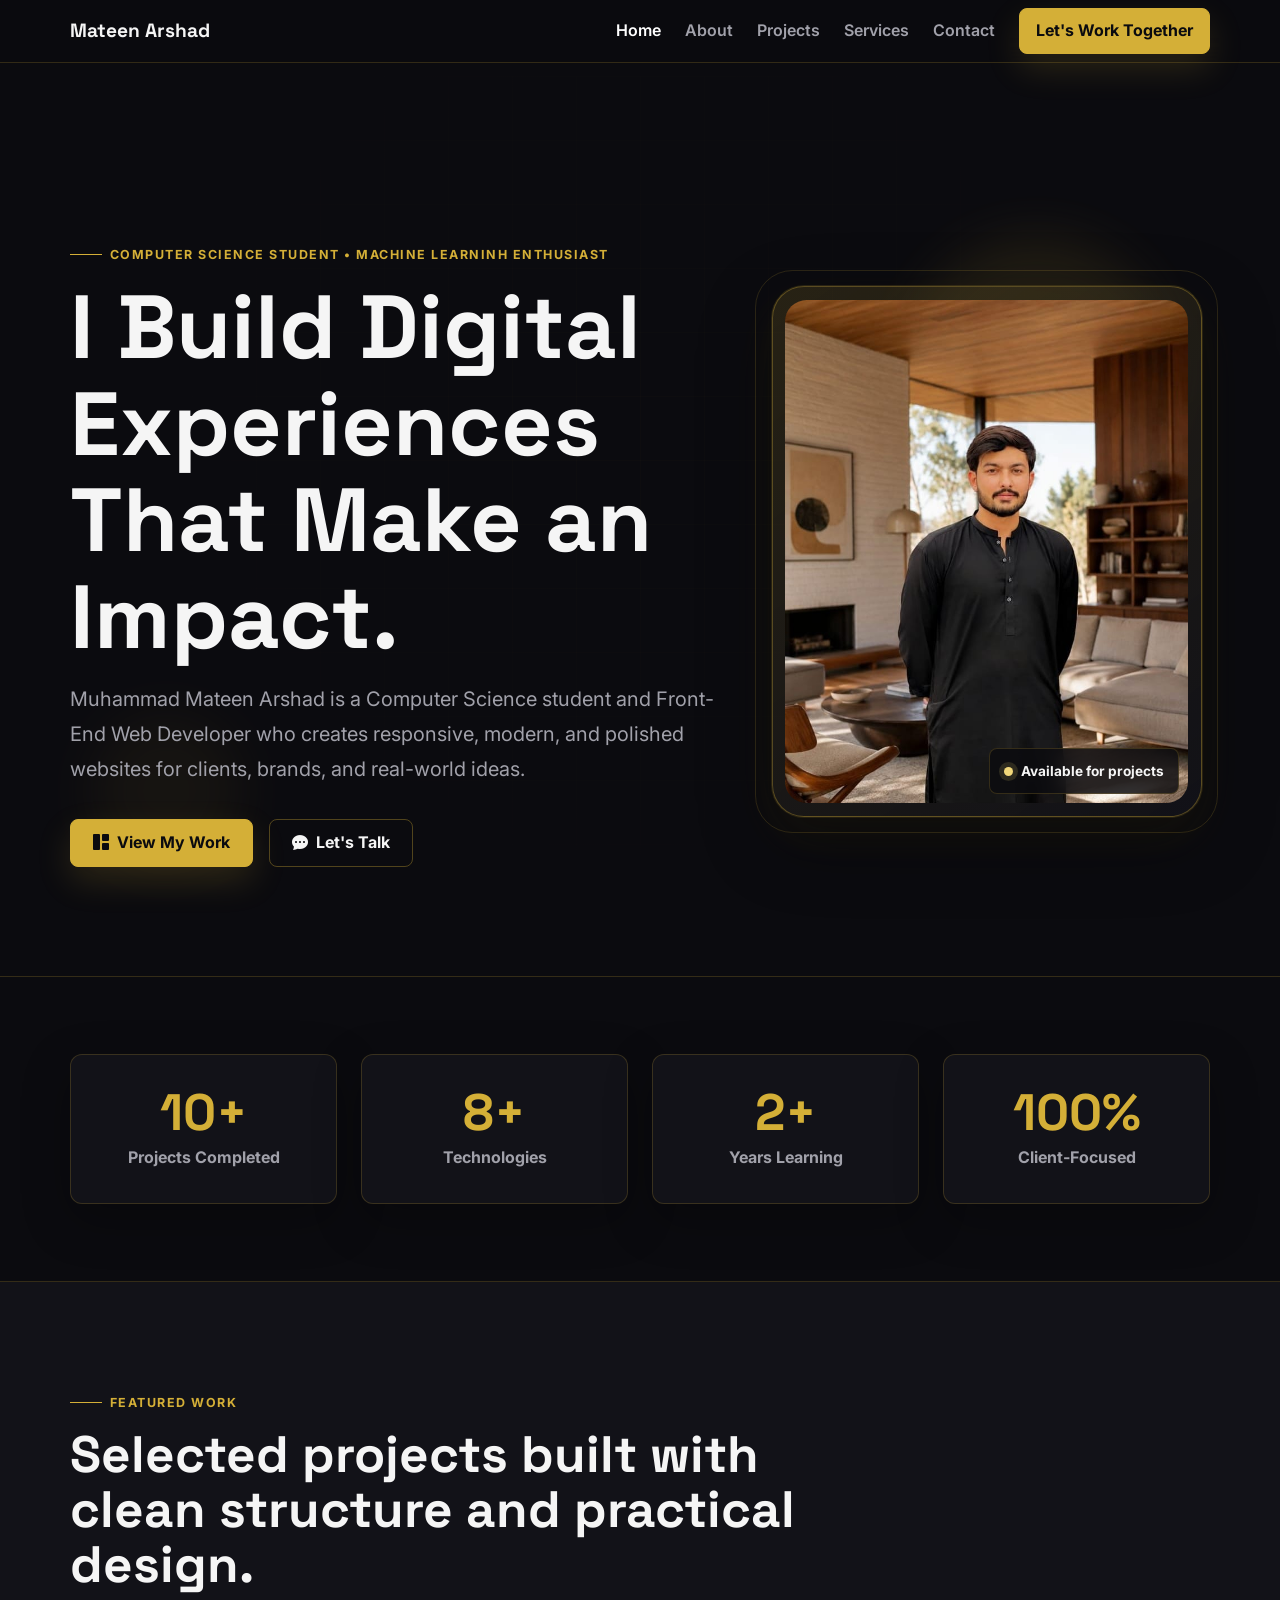
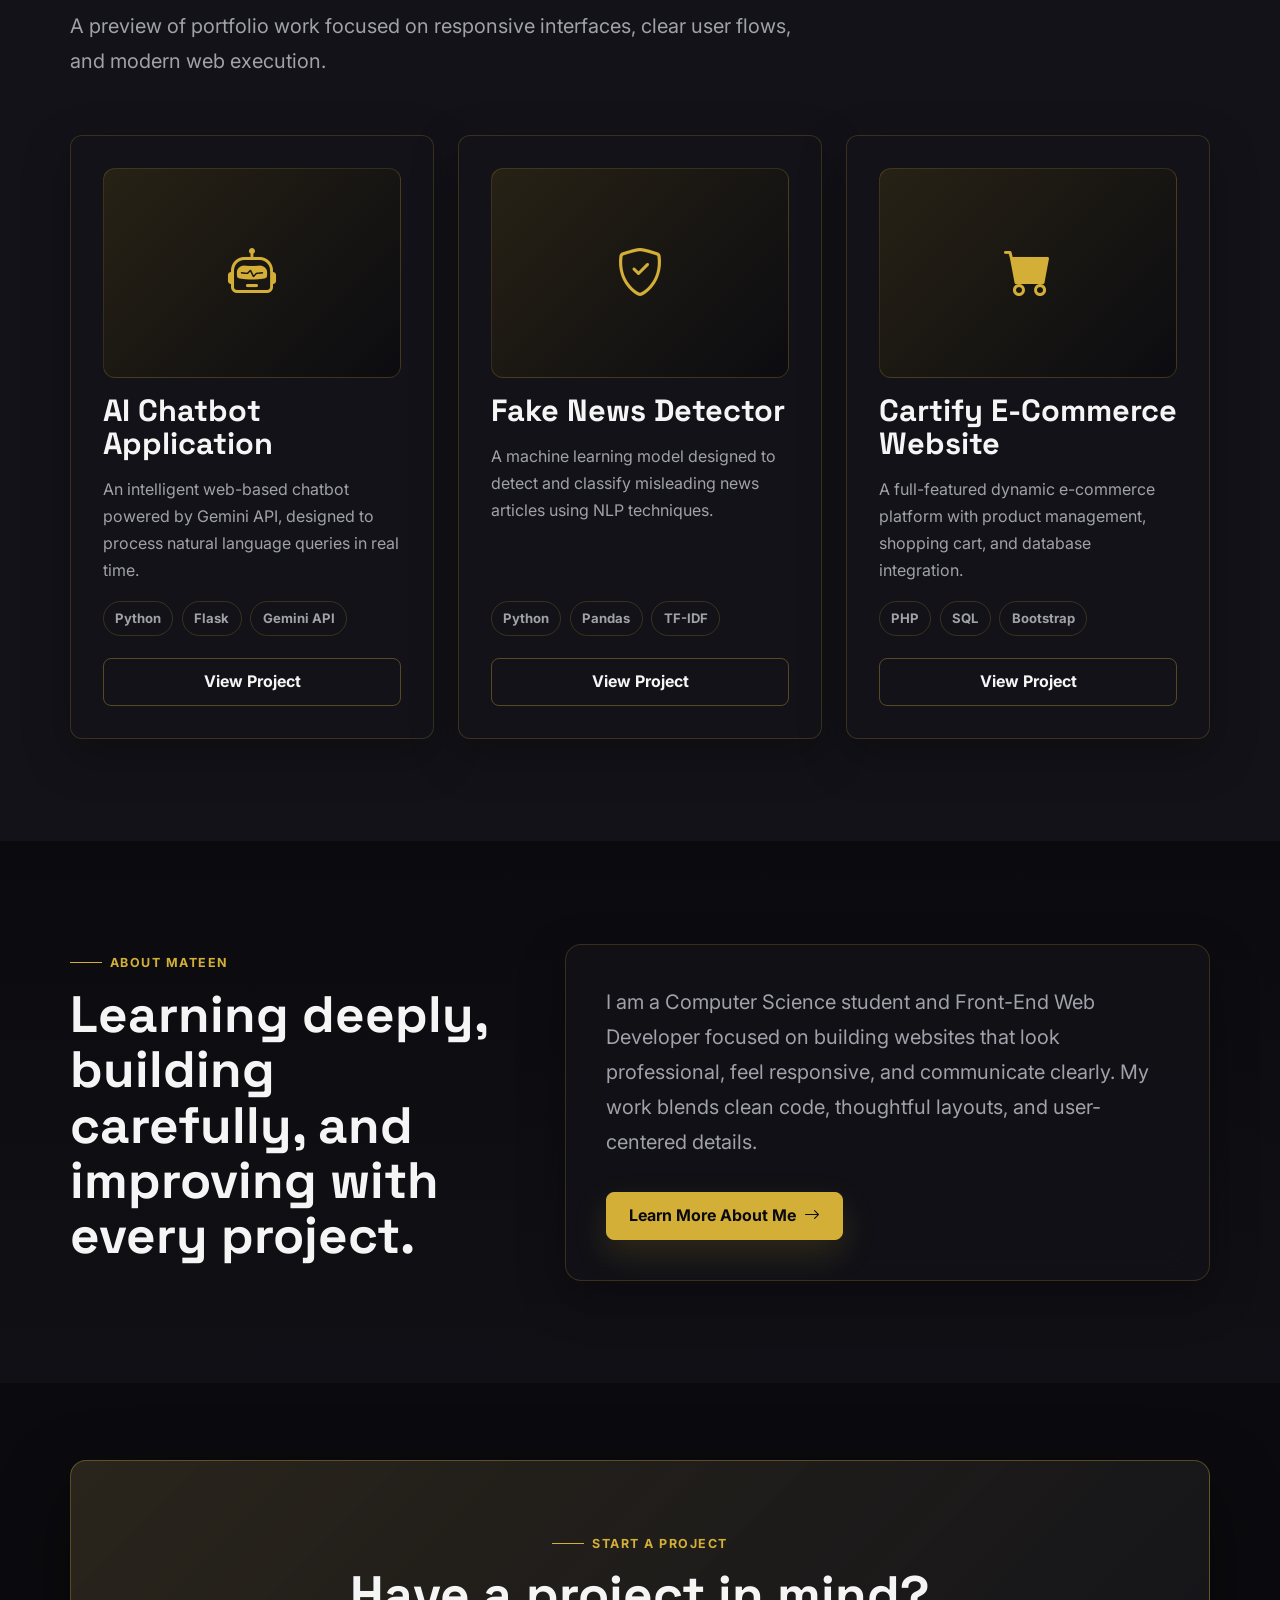
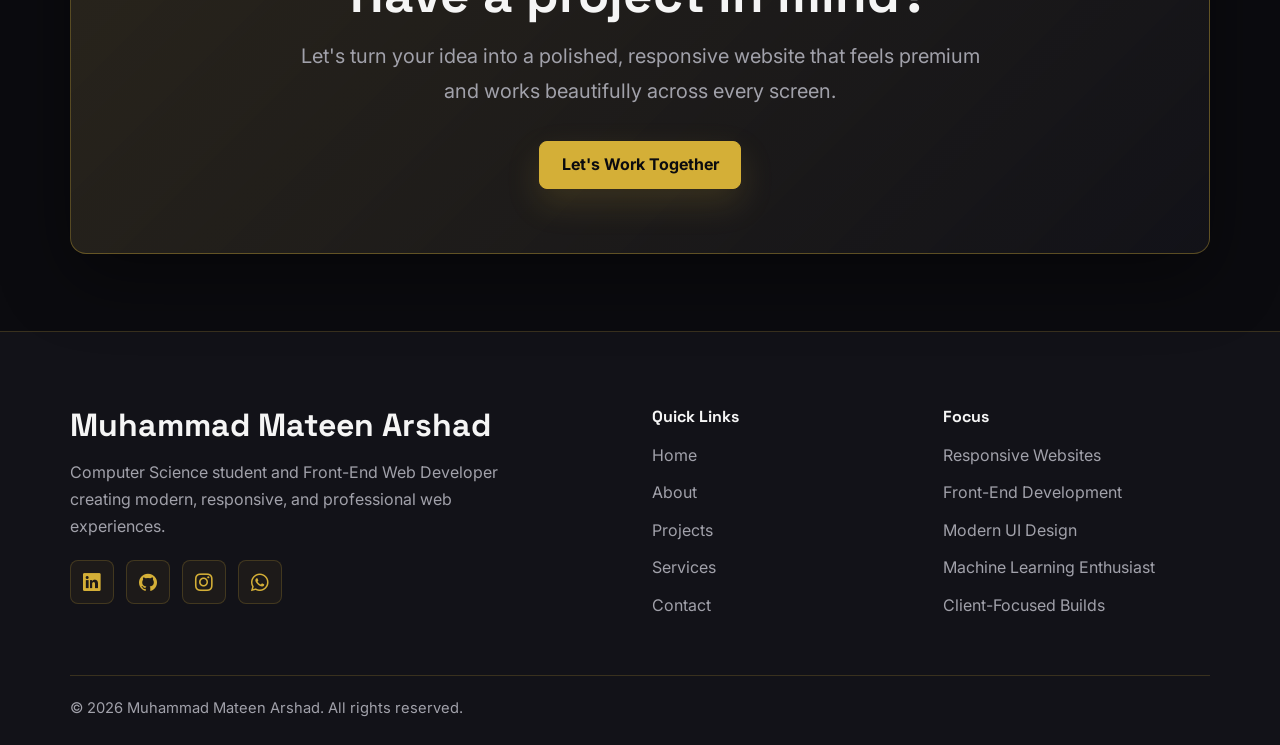
<file: index.html>
<!DOCTYPE html>
<html lang="en">
<head>
  <meta charset="UTF-8">
  <meta name="viewport" content="width=device-width, initial-scale=1.0">
  <meta name="description" content="Muhammad Mateen Arshad is a Computer Science student and Front-End Web Developer building responsive, modern, and professional websites.">
  <title>Mateen Arshad | Front-End Web Developer</title>
  <meta name="description"
      content="Muhammad Mateen Arshad is a Computer Science student and Front-End Web Developer building modern, responsive, and professional web experiences.">

<meta name="keywords"
      content="Muhammad Mateen Arshad, Front-End Web Developer, HTML, CSS, Bootstrap, JavaScript, Python, Web Developer">

<meta name="author"
      content="Muhammad Mateen Arshad">

<meta name="robots"
      content="index, follow">
  <link href="https://cdn.jsdelivr.net/npm/bootstrap@5.3.3/dist/css/bootstrap.min.css" rel="stylesheet">
  <link rel="stylesheet" href="https://cdn.jsdelivr.net/npm/bootstrap-icons@1.11.3/font/bootstrap-icons.min.css">
  <link rel="stylesheet" href="css/style.css">
  <link rel="icon" type="image/png" href="images/favicon.jpeg">
</head>
<meta property="og:title"
      content="Muhammad Mateen Arshad | Front-End Web Developer">

<meta property="og:description"
      content="Computer Science student and Front-End Web Developer creating modern, responsive, and professional web experiences.">

<meta property="og:type"
      content="website">

<meta property="og:image"
      content="images/profile/profile.jpg">
<body>

  <div id="pageLoader" class="page-loader">
    <div class="loader-content">

        <div class="loader-logo">
    <img src="images/favicon.jpeg" alt="Mateen Arshad Logo">
</div>

        <div class="loader-line">
            <span></span>
        </div>

        <p>LOADING EXPERIENCE</p>

    </div>
</div>
  <header class="site-header">
    <nav class="navbar navbar-expand-lg navbar-dark navbar-premium fixed-top">
      <div class="container-custom">
        <a class="navbar-brand brand-mark" href="index.html" aria-label="Mateen Arshad homepage">
          Mateen Arshad
        </a>

        <button class="navbar-toggler" type="button" data-bs-toggle="collapse" data-bs-target="#mainNavbar" aria-controls="mainNavbar" aria-expanded="false" aria-label="Toggle navigation">
          <span class="navbar-toggler-icon"></span>
        </button>

        <div class="collapse navbar-collapse" id="mainNavbar">
          <ul class="navbar-nav ms-auto align-items-lg-center gap-lg-2">
            <li class="nav-item"><a class="nav-link active" href="index.html" aria-current="page">Home</a></li>
            <li class="nav-item"><a class="nav-link" href="about.html">About</a></li>
            <li class="nav-item"><a class="nav-link" href="projects.html">Projects</a></li>
            <li class="nav-item"><a class="nav-link" href="services.html">Services</a></li>
            <li class="nav-item"><a class="nav-link" href="contact.html">Contact</a></li>
          </ul>
          <a class="btn btn-gold navbar-cta ms-lg-3 mt-3 mt-lg-0" href="contact.html">
            Let's Work Together
          </a>
        </div>
      </div>
    </nav>
  </header>

  <main>
    <section class="hero-section" id="home">
      <div class="hero-grid" aria-hidden="true"></div>
      <div class="hero-glow hero-glow-primary" aria-hidden="true"></div>
      <div class="hero-glow hero-glow-secondary" aria-hidden="true"></div>

      <div class="container-custom position-relative">
        <div class="row align-items-center g-5">
          <div class="col-lg-7">
            <span class="section-eyebrow">Computer Science Student • Machine Learninh Enthusiast</span>
            <h1 class="display-heading hero-title">I Build Digital Experiences That Make an Impact.</h1>
            <p class="lead-text hero-copy">
              Muhammad Mateen Arshad is a Computer Science student and Front-End Web Developer who creates responsive, modern, and polished websites for clients, brands, and real-world ideas.
            </p>
            <div class="hero-actions d-flex flex-column flex-sm-row gap-3">
              <a class="btn btn-gold" href="projects.html">
                <i class="bi bi-grid-1x2-fill" aria-hidden="true"></i>
                View My Work
              </a>
              <a class="btn btn-outline-gold" href="contact.html">
                <i class="bi bi-chat-dots-fill" aria-hidden="true"></i>
                Let's Talk
              </a>
            </div>
          </div>

          <div class="col-lg-5">
            <div class="profile-frame">
              <div class="profile-orbit" aria-hidden="true"></div>
              <img src="images/projects/profile image.jpeg" alt="Portrait of Muhammad Mateen Arshad" class="profile-image">
              <div class="profile-badge">
                <span class="status-dot" aria-hidden="true"></span>
                Available for projects
              </div>
            </div>
          </div>
        </div>
      </div>
    </section>

    <section class="section-padding-sm stats-section" aria-label="Portfolio quick stats">
      <div class="container-custom">
        <div class="row g-4">
          <div class="col-6 col-lg-3">
            <article class="premium-card stat-card">
              <span class="stat-number" data-counter-target="10">0</span>
              <p>Projects Completed</p>
            </article>
          </div>
          <div class="col-6 col-lg-3">
            <article class="premium-card stat-card">
              <span class="stat-number" data-counter-target="8">0</span>
              <p>Technologies</p>
            </article>
          </div>
          <div class="col-6 col-lg-3">
            <article class="premium-card stat-card">
              <span class="stat-number" data-counter-target="2">0</span>
              <p>Years Learning</p>
            </article>
          </div>
          <div class="col-6 col-lg-3">
            <article class="premium-card stat-card">
              <span class="stat-number" data-counter-target="100">0</span>
              <p>Client-Focused</p>
            </article>
          </div>
        </div>
      </div>
    </section>

    <section class="section-padding bg-secondary-custom" id="featured-projects"> 
  <div class="container-custom">
    <div class="section-title">
      <span class="section-eyebrow">Featured Work</span>
      <h2 class="section-heading">Selected projects built with clean structure and practical design.</h2>
      <p class="lead-text">A preview of portfolio work focused on responsive interfaces, clear user flows, and modern web execution.</p>
    </div>

    <div class="row g-4">
      <!-- Project 1: AI Chatbot -->
      <div class="col-md-6 col-lg-4">
        <article class="premium-card project-card">
          <div class="project-image-placeholder">
            <i class="bi bi-robot" aria-hidden="true"></i>
          </div>
          <h3>AI Chatbot Application</h3>
          <p>An intelligent web-based chatbot powered by Gemini API, designed to process natural language queries in real time.</p>
          <div class="tech-tags" aria-label="Project technologies">
            <span>Python</span>
            <span>Flask</span>
            <span>Gemini API</span>
          </div>
          <a class="btn btn-outline-gold project-link" href="projects.html">View Project</a>
        </article>
      </div>

      <!-- Project 2: Fake News Detector -->
      <div class="col-md-6 col-lg-4">
        <article class="premium-card project-card">
          <div class="project-image-placeholder">
            <i class="bi bi-shield-check" aria-hidden="true"></i>
          </div>
          <h3>Fake News Detector</h3>
          <p>A machine learning model designed to detect and classify misleading news articles using NLP techniques.</p>
          <div class="tech-tags" aria-label="Project technologies">
            <span>Python</span>
            <span>Pandas</span>
            <span>TF-IDF</span>
          </div>
          <a class="btn btn-outline-gold project-link" href="projects.html">View Project</a>
        </article>
      </div>

      <!-- Project 3: Cartify E-commerce -->
      <div class="col-md-6 col-lg-4">
        <article class="premium-card project-card">
          <div class="project-image-placeholder">
            <i class="bi bi-cart-fill" aria-hidden="true"></i>
          </div>
          <h3>Cartify E-Commerce Website</h3>
          <p>A full-featured dynamic e-commerce platform with product management, shopping cart, and database integration.</p>
          <div class="tech-tags" aria-label="Project technologies">
            <span>PHP</span>
            <span>SQL</span>
            <span>Bootstrap</span>
          </div>
          <a class="btn btn-outline-gold project-link" href="projects.html">View Project</a>
        </article>
      </div>
    </div>
  </div>
</section>

    <section class="section-padding about-preview">
      <div class="container-custom">
        <div class="row align-items-center g-5">
          <div class="col-lg-5">
            <span class="section-eyebrow">About Mateen</span>
            <h2 class="section-heading">Learning deeply, building carefully, and improving with every project.</h2>
          </div>
          <div class="col-lg-7">
            <div class="glass-panel about-panel">
              <p class="lead-text">
                I am a Computer Science student and Front-End Web Developer focused on building websites that look professional, feel responsive, and communicate clearly. My work blends clean code, thoughtful layouts, and user-centered details.
              </p>
              <a class="btn btn-gold mt-3" href="about.html">
                Learn More About Me
                <i class="bi bi-arrow-right" aria-hidden="true"></i>
              </a>
            </div>
          </div>
        </div>
      </div>
    </section>

    <section class="section-padding-sm">
      <div class="container-custom">
        <div class="cta-panel text-center">
          <span class="section-eyebrow justify-content-center">Start a Project</span>
          <h2 class="section-heading">Have a project in mind?</h2>
          <p class="lead-text mx-auto">Let's turn your idea into a polished, responsive website that feels premium and works beautifully across every screen.</p>
          <a class="btn btn-gold mt-3" href="contact.html">Let's Work Together</a>
        </div>
      </div>
    </section>
  </main>

  <footer class="site-footer">
    <div class="container-custom">
      <div class="row g-4 align-items-start">
        <div class="col-lg-5">
          <h2 class="footer-name">Muhammad Mateen Arshad</h2>
          <p>Computer Science student and Front-End Web Developer creating modern, responsive, and professional web experiences.</p>
          <div class="social-links" aria-label="Social media links">
            <a href="https://www.linkedin.com/in/muhammad-mateen-arshad-567356253?utm_source=share_via&utm_content=profile&utm_medium=member_android" aria-label="LinkedIn"><i class="bi bi-linkedin"></i></a>
            <a href="https://github.com/mateenarshad5046" aria-label="GitHub"><i class="bi bi-github"></i></a>
            <a href="https://www.instagram.com/matee.n_arshad?igsh=MTRvaGc5ajFueTl2bQ==" aria-label="Instagram"><i class="bi bi-instagram"></i></a>
            <a href="https://wa.me/923294718074"aria-label="WhatsApp"target="_blank"><i class="bi bi-whatsapp"></i></a>
          </div>
        </div>

        <div class="col-sm-6 col-lg-3 offset-lg-1">
          <h3 class="footer-heading">Quick Links</h3>
          <ul class="footer-links">
            <li><a href="index.html">Home</a></li>
            <li><a href="about.html">About</a></li>
            <li><a href="projects.html">Projects</a></li>
            <li><a href="services.html">Services</a></li>
            <li><a href="contact.html">Contact</a></li>
          </ul>
        </div>

        <div class="col-sm-6 col-lg-3">
          <h3 class="footer-heading">Focus</h3>
          <ul class="footer-links">
            <li>Responsive Websites</li>
            <li>Front-End Development</li>
            <li>Modern UI Design</li>
            <li>Machine Learning Enthusiast</li>
            <li>Client-Focused Builds</li>
          </ul>
        </div>
      </div>

      <div class="footer-bottom">
        <p>&copy; 2026 Muhammad Mateen Arshad. All rights reserved.</p>
      </div>
    </div>
  </footer>

  <script src="https://cdn.jsdelivr.net/npm/bootstrap@5.3.3/dist/js/bootstrap.bundle.min.js"></script>
  <script src="js/script.js"></script>
  <script src="js/js/main.js"></script>
</body>
</html>
</file>
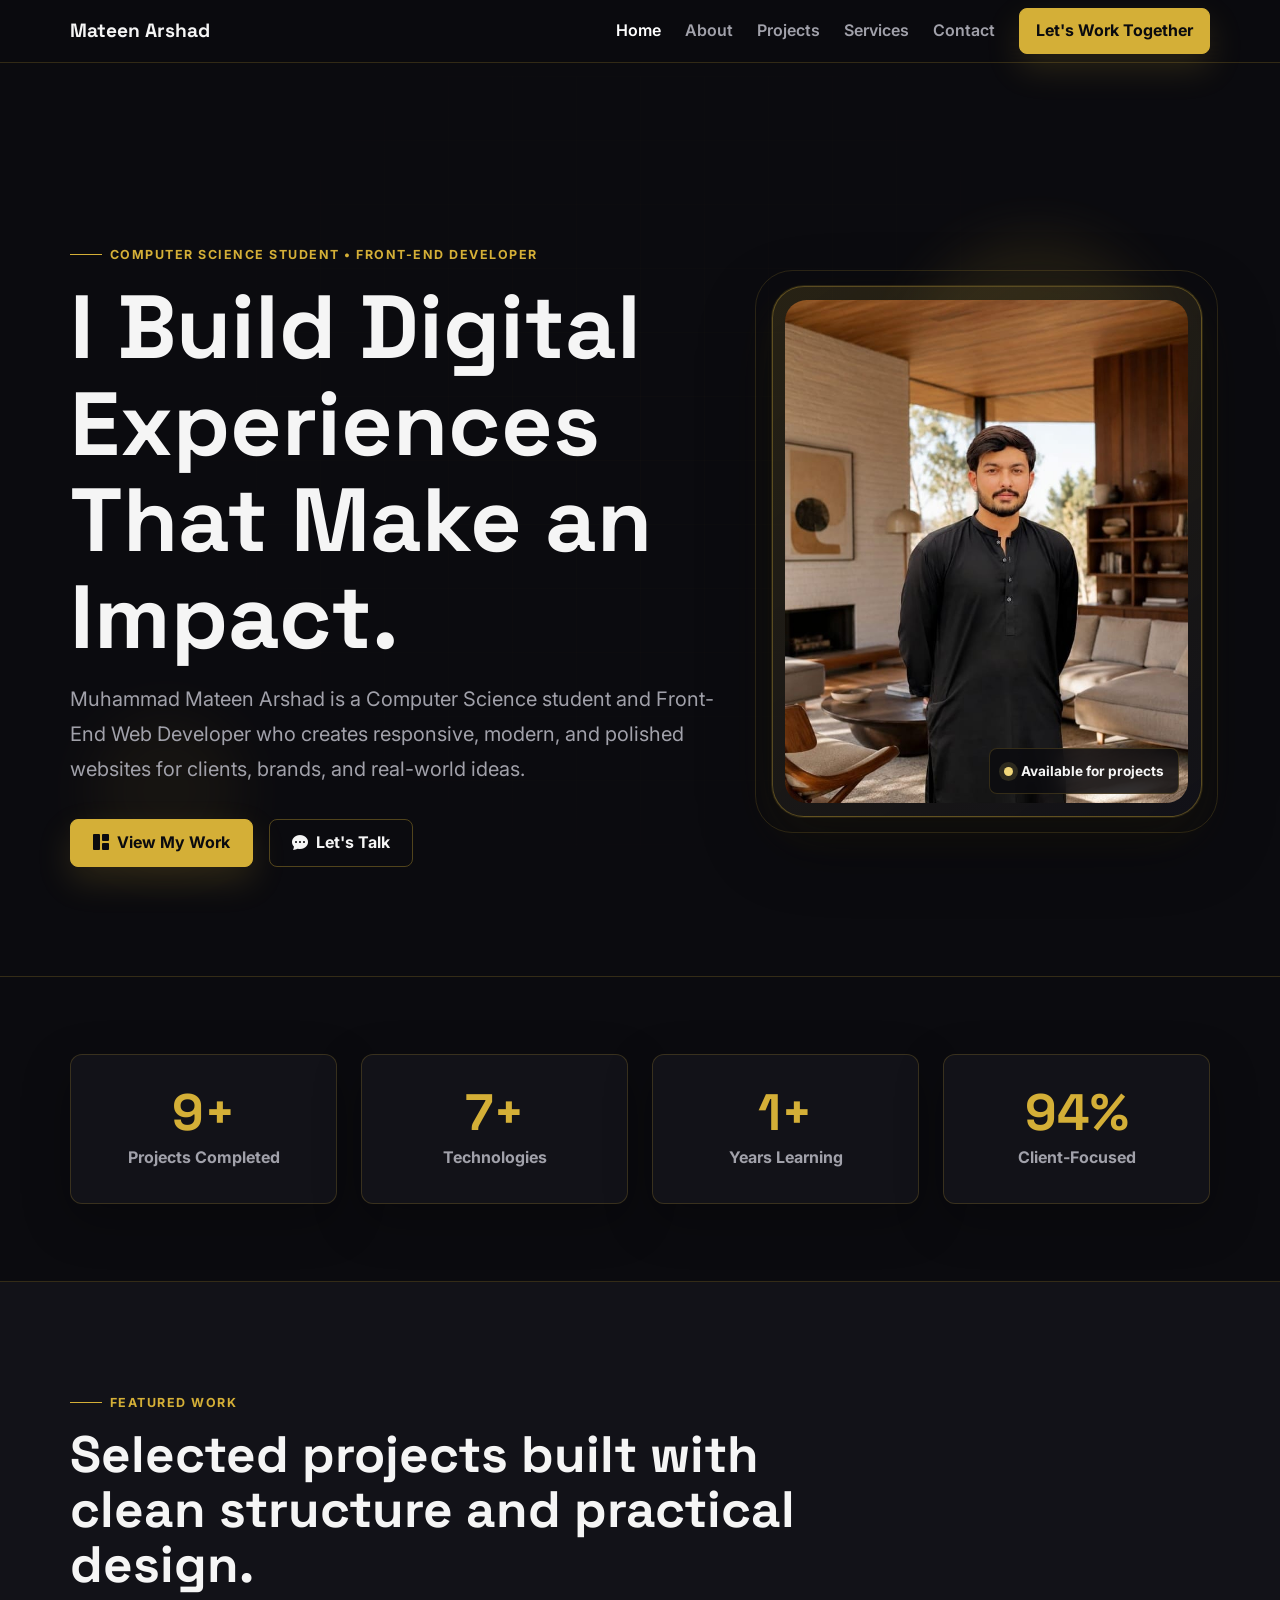
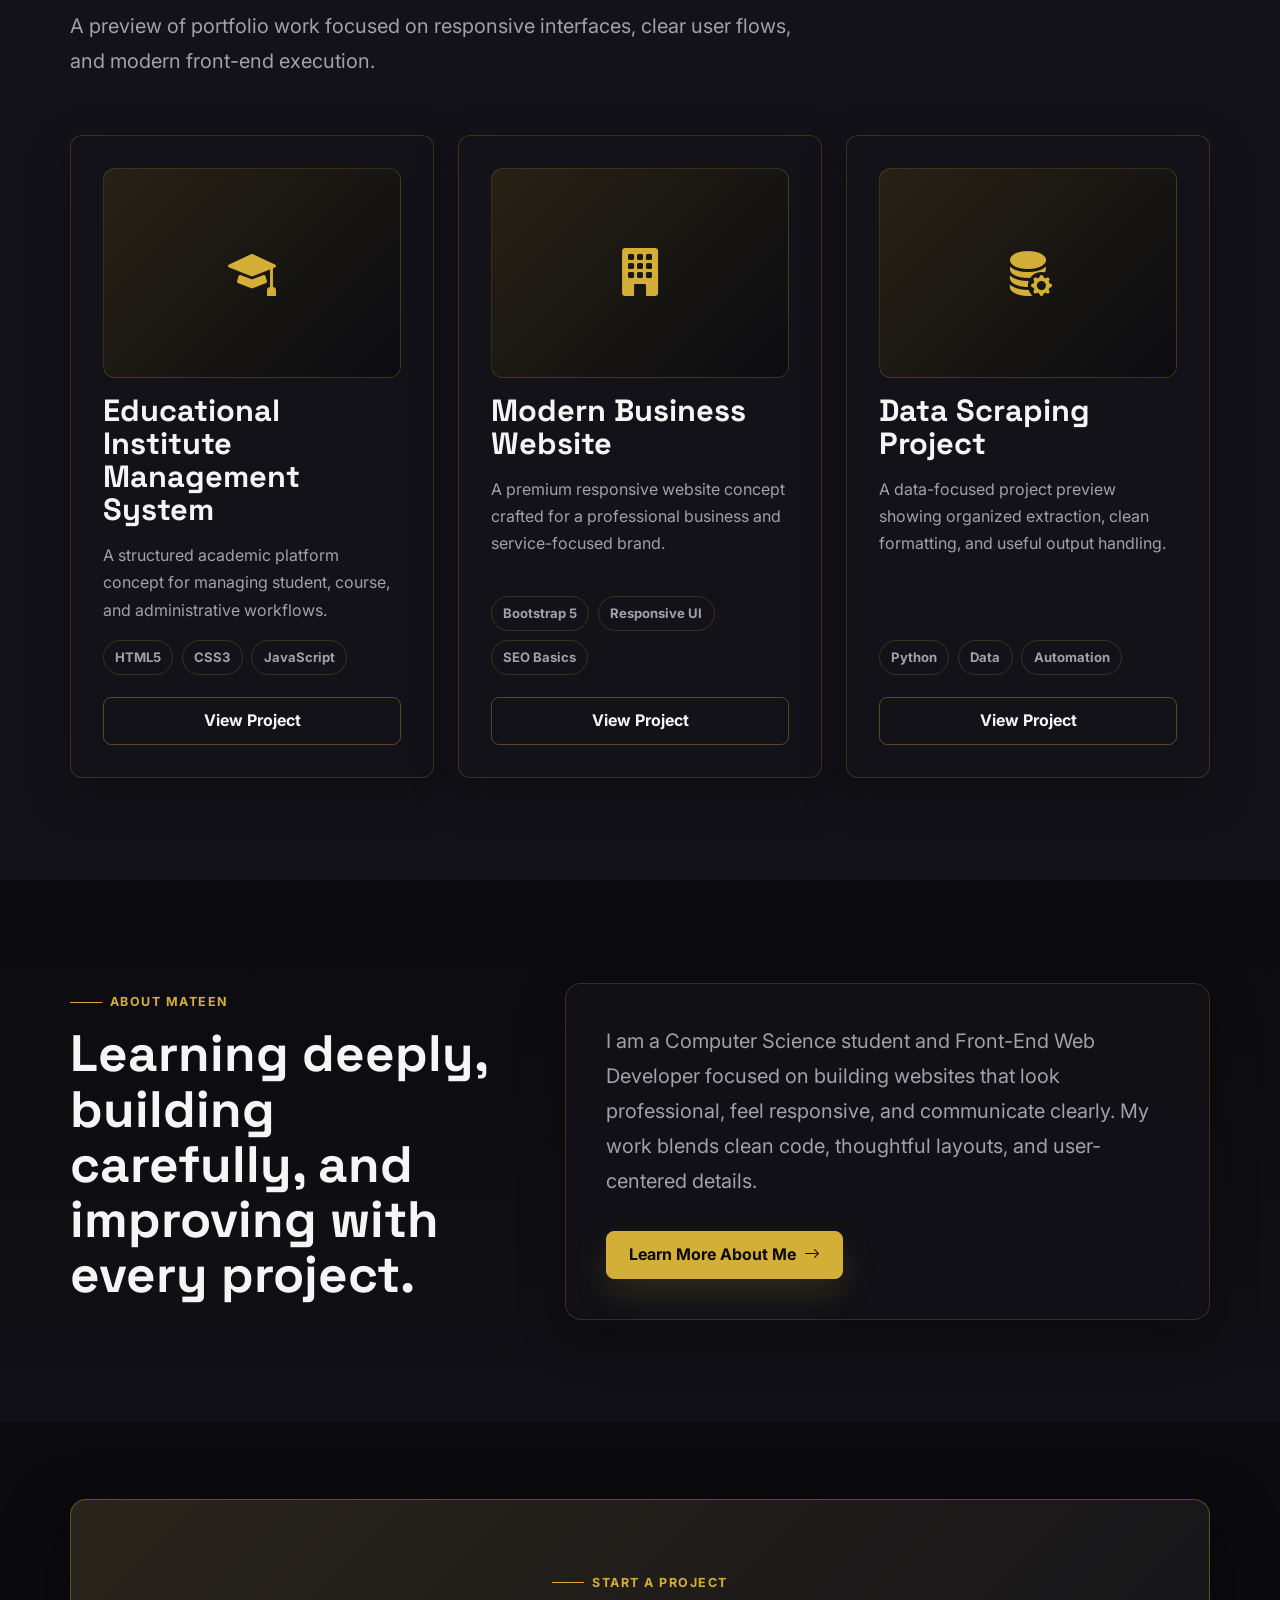
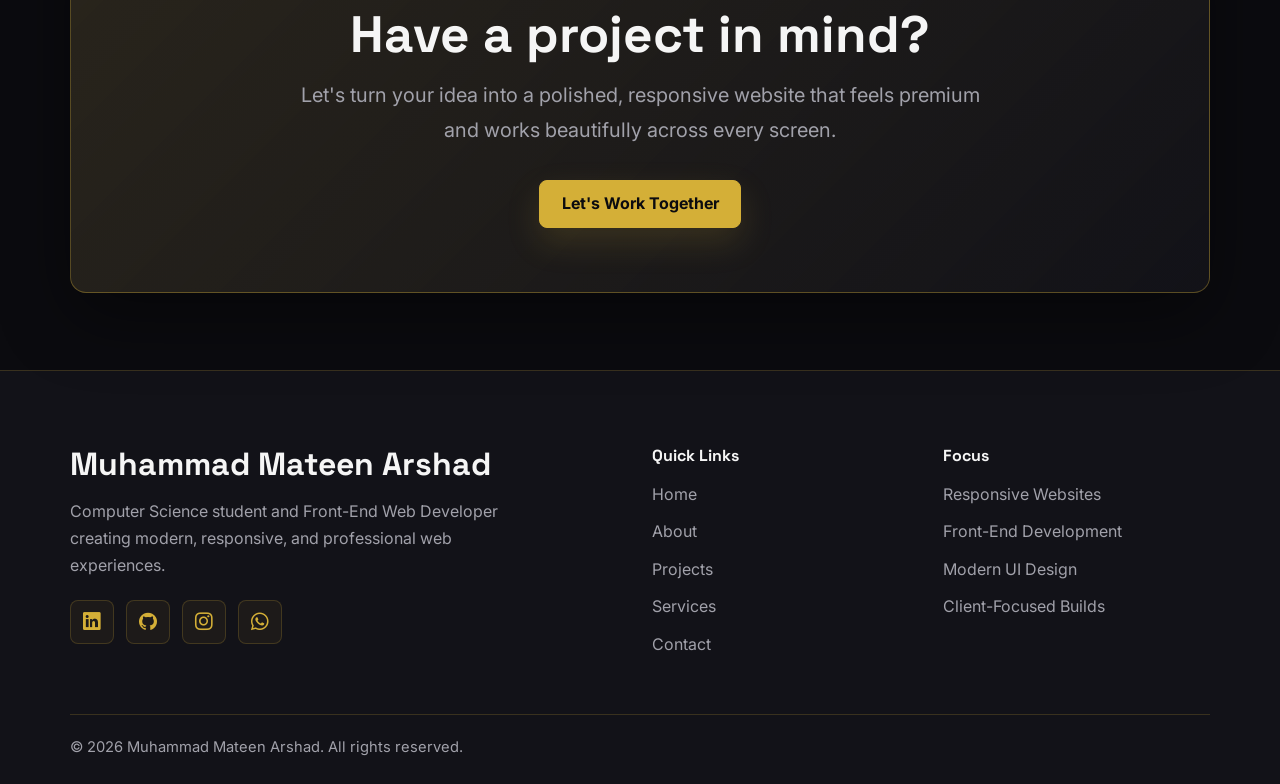
<file: portfolio/index.html>
<!DOCTYPE html>
<html lang="en">
<head>
  <meta charset="UTF-8">
  <meta name="viewport" content="width=device-width, initial-scale=1.0">
  <meta name="description" content="Muhammad Mateen Arshad is a Computer Science student and Front-End Web Developer building responsive, modern, and professional websites.">
  <title>Mateen Arshad | Front-End Web Developer</title>
  <meta name="description"
      content="Muhammad Mateen Arshad is a Computer Science student and Front-End Web Developer building modern, responsive, and professional web experiences.">

<meta name="keywords"
      content="Muhammad Mateen Arshad, Front-End Web Developer, HTML, CSS, Bootstrap, JavaScript, Python, Web Developer">

<meta name="author"
      content="Muhammad Mateen Arshad">

<meta name="robots"
      content="index, follow">
  <link href="https://cdn.jsdelivr.net/npm/bootstrap@5.3.3/dist/css/bootstrap.min.css" rel="stylesheet">
  <link rel="stylesheet" href="https://cdn.jsdelivr.net/npm/bootstrap-icons@1.11.3/font/bootstrap-icons.min.css">
  <link rel="stylesheet" href="css/style.css">
  <link rel="icon" type="image/png" href="images/favicon.jpeg">
</head>
<meta property="og:title"
      content="Muhammad Mateen Arshad | Front-End Web Developer">

<meta property="og:description"
      content="Computer Science student and Front-End Web Developer creating modern, responsive, and professional web experiences.">

<meta property="og:type"
      content="website">

<meta property="og:image"
      content="images/profile/profile.jpg">
<body>

  <div id="pageLoader" class="page-loader">
    <div class="loader-content">

        <div class="loader-logo">
    <img src="images/favicon.jpeg" alt="Mateen Arshad Logo">
</div>

        <div class="loader-line">
            <span></span>
        </div>

        <p>LOADING EXPERIENCE</p>

    </div>
</div>
  <header class="site-header">
    <nav class="navbar navbar-expand-lg navbar-dark navbar-premium fixed-top">
      <div class="container-custom">
        <a class="navbar-brand brand-mark" href="index.html" aria-label="Mateen Arshad homepage">
          Mateen Arshad
        </a>

        <button class="navbar-toggler" type="button" data-bs-toggle="collapse" data-bs-target="#mainNavbar" aria-controls="mainNavbar" aria-expanded="false" aria-label="Toggle navigation">
          <span class="navbar-toggler-icon"></span>
        </button>

        <div class="collapse navbar-collapse" id="mainNavbar">
          <ul class="navbar-nav ms-auto align-items-lg-center gap-lg-2">
            <li class="nav-item"><a class="nav-link active" href="index.html" aria-current="page">Home</a></li>
            <li class="nav-item"><a class="nav-link" href="about.html">About</a></li>
            <li class="nav-item"><a class="nav-link" href="projects.html">Projects</a></li>
            <li class="nav-item"><a class="nav-link" href="services.html">Services</a></li>
            <li class="nav-item"><a class="nav-link" href="contact.html">Contact</a></li>
          </ul>
          <a class="btn btn-gold navbar-cta ms-lg-3 mt-3 mt-lg-0" href="contact.html">
            Let's Work Together
          </a>
        </div>
      </div>
    </nav>
  </header>

  <main>
    <section class="hero-section" id="home">
      <div class="hero-grid" aria-hidden="true"></div>
      <div class="hero-glow hero-glow-primary" aria-hidden="true"></div>
      <div class="hero-glow hero-glow-secondary" aria-hidden="true"></div>

      <div class="container-custom position-relative">
        <div class="row align-items-center g-5">
          <div class="col-lg-7">
            <span class="section-eyebrow">Computer Science Student • Front-End Developer</span>
            <h1 class="display-heading hero-title">I Build Digital Experiences That Make an Impact.</h1>
            <p class="lead-text hero-copy">
              Muhammad Mateen Arshad is a Computer Science student and Front-End Web Developer who creates responsive, modern, and polished websites for clients, brands, and real-world ideas.
            </p>
            <div class="hero-actions d-flex flex-column flex-sm-row gap-3">
              <a class="btn btn-gold" href="projects.html">
                <i class="bi bi-grid-1x2-fill" aria-hidden="true"></i>
                View My Work
              </a>
              <a class="btn btn-outline-gold" href="contact.html">
                <i class="bi bi-chat-dots-fill" aria-hidden="true"></i>
                Let's Talk
              </a>
            </div>
          </div>

          <div class="col-lg-5">
            <div class="profile-frame">
              <div class="profile-orbit" aria-hidden="true"></div>
              <img src="images/projects/profile image.jpeg" alt="Portrait of Muhammad Mateen Arshad" class="profile-image">
              <div class="profile-badge">
                <span class="status-dot" aria-hidden="true"></span>
                Available for projects
              </div>
            </div>
          </div>
        </div>
      </div>
    </section>

    <section class="section-padding-sm stats-section" aria-label="Portfolio quick stats">
      <div class="container-custom">
        <div class="row g-4">
          <div class="col-6 col-lg-3">
            <article class="premium-card stat-card">
              <span class="stat-number" data-counter-target="10">0</span>
              <p>Projects Completed</p>
            </article>
          </div>
          <div class="col-6 col-lg-3">
            <article class="premium-card stat-card">
              <span class="stat-number" data-counter-target="8">0</span>
              <p>Technologies</p>
            </article>
          </div>
          <div class="col-6 col-lg-3">
            <article class="premium-card stat-card">
              <span class="stat-number" data-counter-target="2">0</span>
              <p>Years Learning</p>
            </article>
          </div>
          <div class="col-6 col-lg-3">
            <article class="premium-card stat-card">
              <span class="stat-number" data-counter-target="100">0</span>
              <p>Client-Focused</p>
            </article>
          </div>
        </div>
      </div>
    </section>

    <section class="section-padding bg-secondary-custom" id="featured-projects">
      <div class="container-custom">
        <div class="section-title">
          <span class="section-eyebrow">Featured Work</span>
          <h2 class="section-heading">Selected projects built with clean structure and practical design.</h2>
          <p class="lead-text">A preview of portfolio work focused on responsive interfaces, clear user flows, and modern front-end execution.</p>
        </div>

        <div class="row g-4">
          <div class="col-md-6 col-lg-4">
            <article class="premium-card project-card">
              <div class="project-image-placeholder">
                <i class="bi bi-mortarboard-fill" aria-hidden="true"></i>
              </div>
              <h3>Educational Institute Management System</h3>
              <p>A structured academic platform concept for managing student, course, and administrative workflows.</p>
              <div class="tech-tags" aria-label="Project technologies">
                <span>HTML5</span>
                <span>CSS3</span>
                <span>JavaScript</span>
              </div>
              <a class="btn btn-outline-gold project-link" href="projects.html">View Project</a>
            </article>
          </div>

          <div class="col-md-6 col-lg-4">
            <article class="premium-card project-card">
              <div class="project-image-placeholder">
                <i class="bi bi-building-fill" aria-hidden="true"></i>
              </div>
              <h3>Modern Business Website</h3>
              <p>A premium responsive website concept crafted for a professional business and service-focused brand.</p>
              <div class="tech-tags" aria-label="Project technologies">
                <span>Bootstrap 5</span>
                <span>Responsive UI</span>
                <span>SEO Basics</span>
              </div>
              <a class="btn btn-outline-gold project-link" href="projects.html">View Project</a>
            </article>
          </div>

          <div class="col-md-6 col-lg-4">
            <article class="premium-card project-card">
              <div class="project-image-placeholder">
                <i class="bi bi-database-fill-gear" aria-hidden="true"></i>
              </div>
              <h3>Data Scraping Project</h3>
              <p>A data-focused project preview showing organized extraction, clean formatting, and useful output handling.</p>
              <div class="tech-tags" aria-label="Project technologies">
                <span>Python</span>
                <span>Data</span>
                <span>Automation</span>
              </div>
              <a class="btn btn-outline-gold project-link" href="projects.html">View Project</a>
            </article>
          </div>
        </div>
      </div>
    </section>

    <section class="section-padding about-preview">
      <div class="container-custom">
        <div class="row align-items-center g-5">
          <div class="col-lg-5">
            <span class="section-eyebrow">About Mateen</span>
            <h2 class="section-heading">Learning deeply, building carefully, and improving with every project.</h2>
          </div>
          <div class="col-lg-7">
            <div class="glass-panel about-panel">
              <p class="lead-text">
                I am a Computer Science student and Front-End Web Developer focused on building websites that look professional, feel responsive, and communicate clearly. My work blends clean code, thoughtful layouts, and user-centered details.
              </p>
              <a class="btn btn-gold mt-3" href="about.html">
                Learn More About Me
                <i class="bi bi-arrow-right" aria-hidden="true"></i>
              </a>
            </div>
          </div>
        </div>
      </div>
    </section>

    <section class="section-padding-sm">
      <div class="container-custom">
        <div class="cta-panel text-center">
          <span class="section-eyebrow justify-content-center">Start a Project</span>
          <h2 class="section-heading">Have a project in mind?</h2>
          <p class="lead-text mx-auto">Let's turn your idea into a polished, responsive website that feels premium and works beautifully across every screen.</p>
          <a class="btn btn-gold mt-3" href="contact.html">Let's Work Together</a>
        </div>
      </div>
    </section>
  </main>

  <footer class="site-footer">
    <div class="container-custom">
      <div class="row g-4 align-items-start">
        <div class="col-lg-5">
          <h2 class="footer-name">Muhammad Mateen Arshad</h2>
          <p>Computer Science student and Front-End Web Developer creating modern, responsive, and professional web experiences.</p>
          <div class="social-links" aria-label="Social media links">
            <a href="https://www.linkedin.com/in/muhammad-mateen-arshad-567356253?utm_source=share_via&utm_content=profile&utm_medium=member_android" aria-label="LinkedIn"><i class="bi bi-linkedin"></i></a>
            <a href="https://github.com/mateenarshad5046" aria-label="GitHub"><i class="bi bi-github"></i></a>
            <a href="https://www.instagram.com/matee.n_arshad?igsh=MTRvaGc5ajFueTl2bQ==" aria-label="Instagram"><i class="bi bi-instagram"></i></a>
            <a href="https://wa.me/923294718074"aria-label="WhatsApp"target="_blank"><i class="bi bi-whatsapp"></i></a>
          </div>
        </div>

        <div class="col-sm-6 col-lg-3 offset-lg-1">
          <h3 class="footer-heading">Quick Links</h3>
          <ul class="footer-links">
            <li><a href="index.html">Home</a></li>
            <li><a href="about.html">About</a></li>
            <li><a href="projects.html">Projects</a></li>
            <li><a href="services.html">Services</a></li>
            <li><a href="contact.html">Contact</a></li>
          </ul>
        </div>

        <div class="col-sm-6 col-lg-3">
          <h3 class="footer-heading">Focus</h3>
          <ul class="footer-links">
            <li>Responsive Websites</li>
            <li>Front-End Development</li>
            <li>Modern UI Design</li>
            <li>Client-Focused Builds</li>
          </ul>
        </div>
      </div>

      <div class="footer-bottom">
        <p>&copy; 2026 Muhammad Mateen Arshad. All rights reserved.</p>
      </div>
    </div>
  </footer>

  <script src="https://cdn.jsdelivr.net/npm/bootstrap@5.3.3/dist/js/bootstrap.bundle.min.js"></script>
  <script src="js/script.js"></script>
  <script src="js/js/main.js"></script>
</body>
</html>
</file>
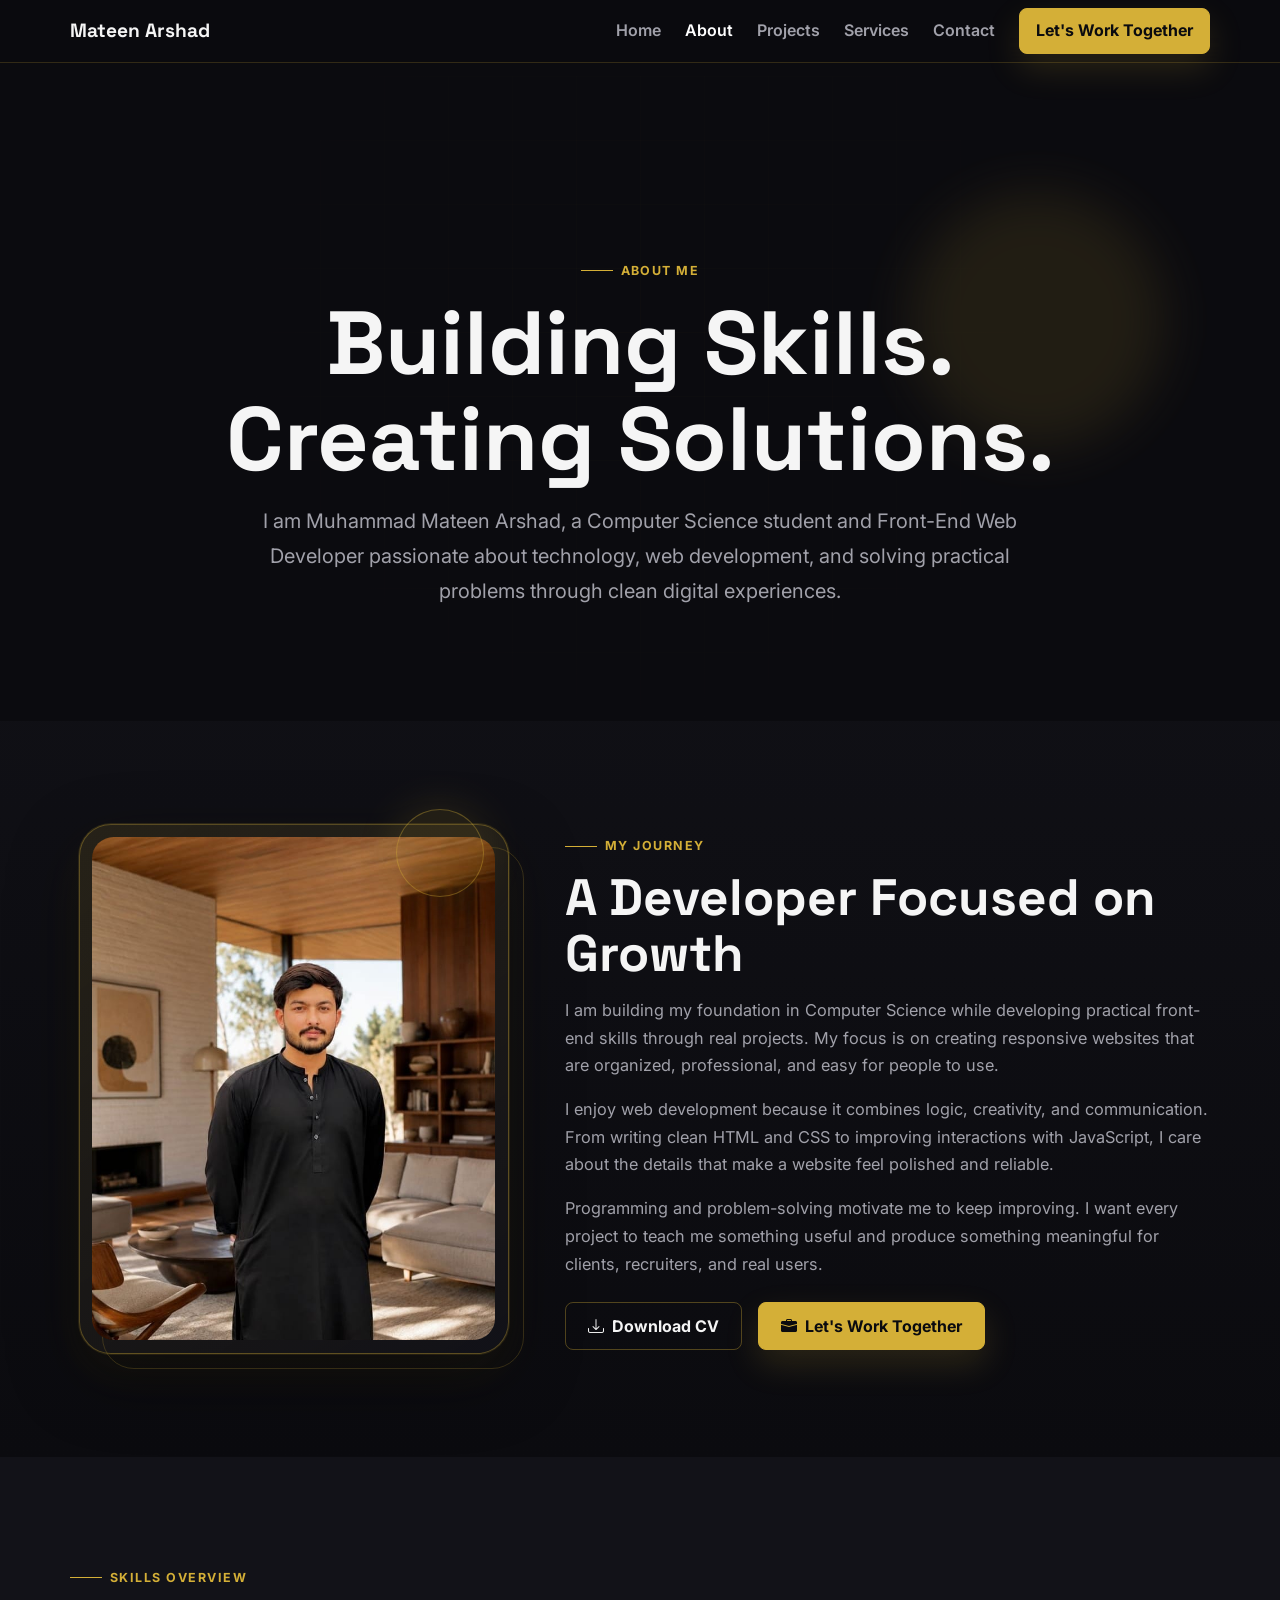
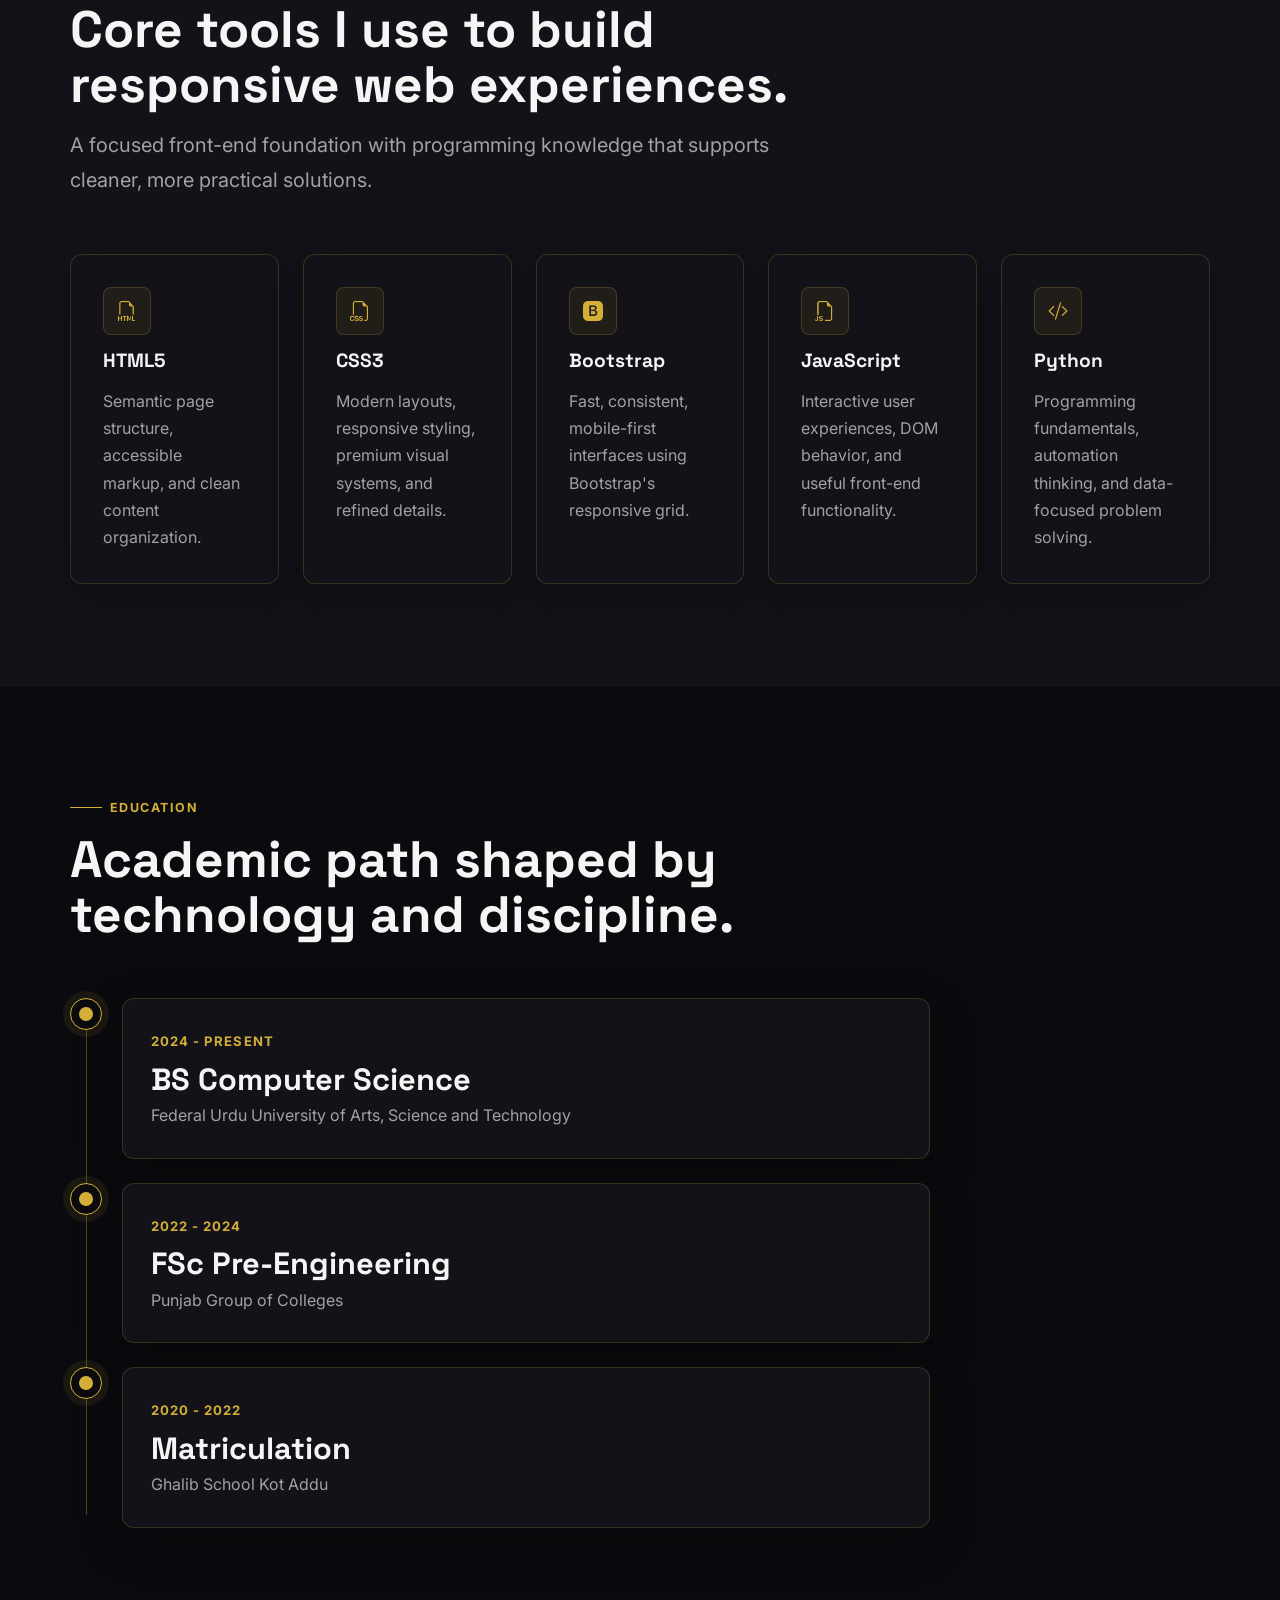
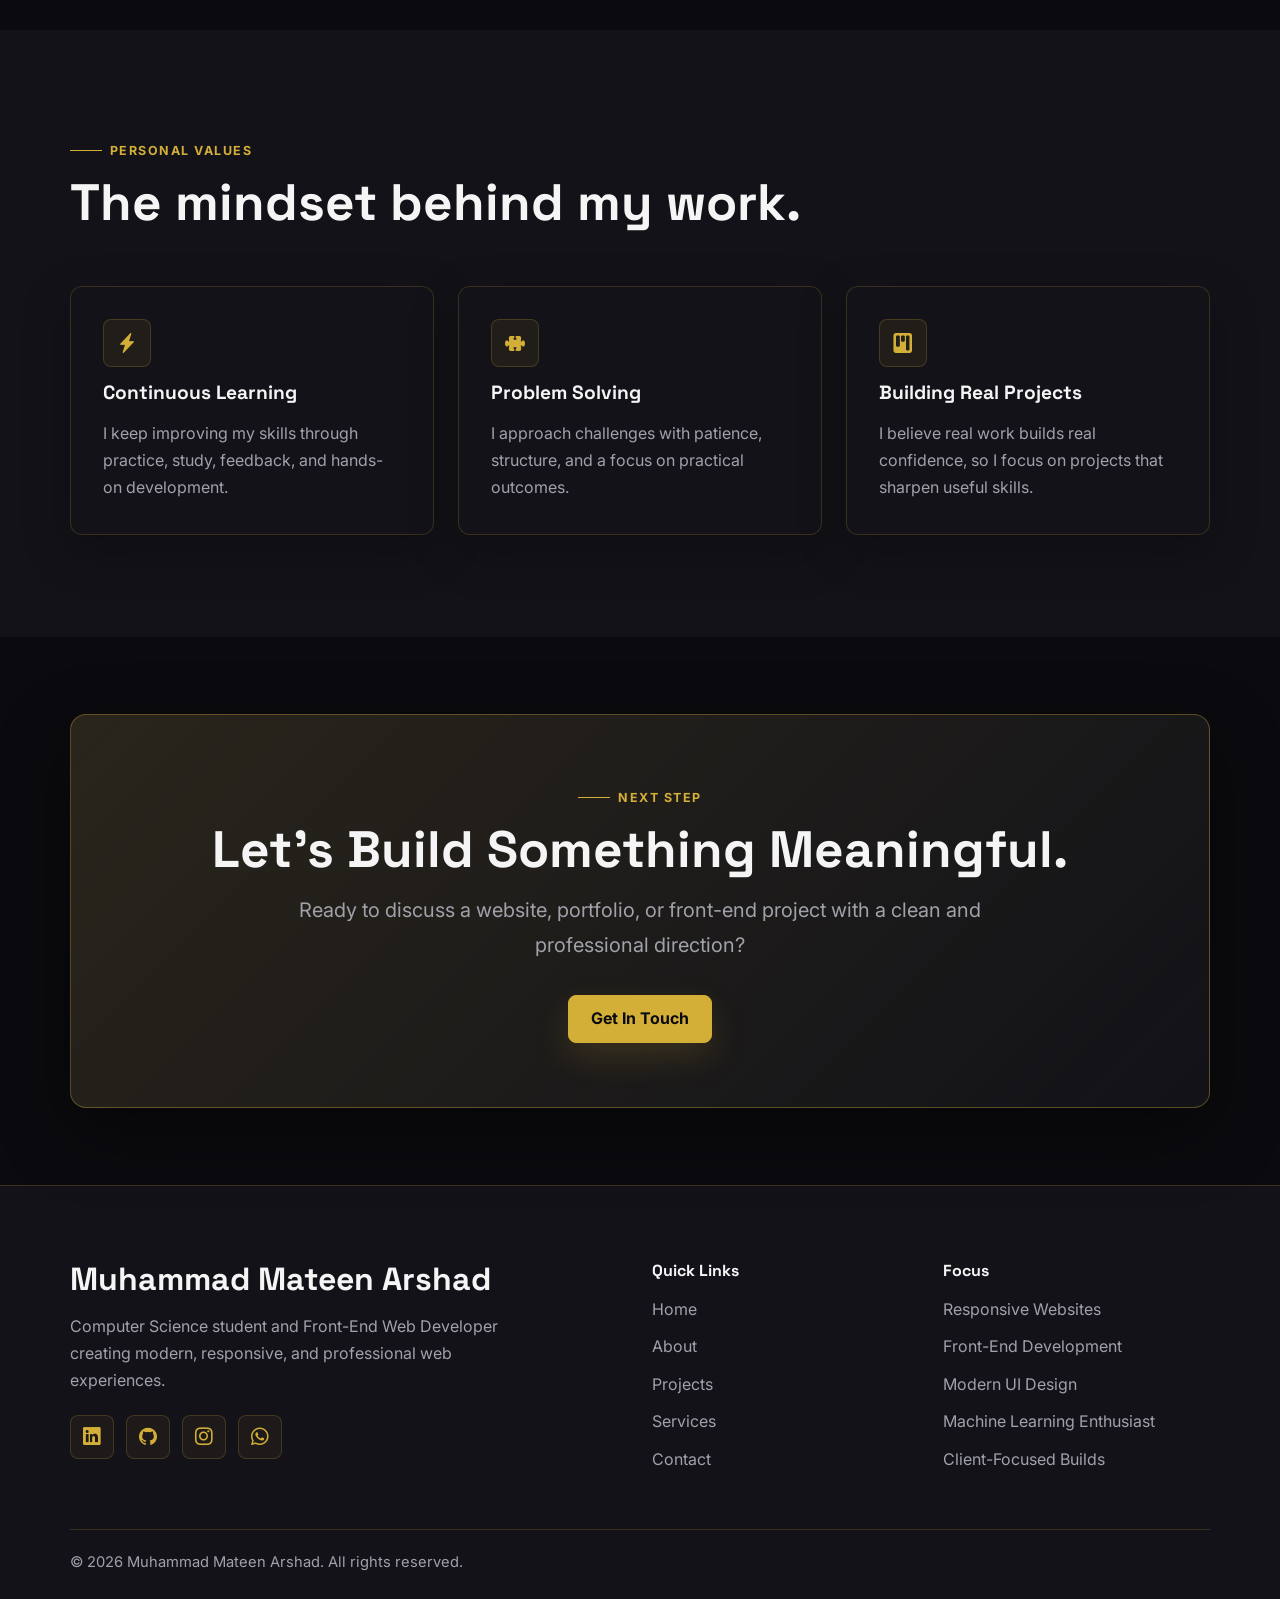
<file: about.html>
<!DOCTYPE html>
<html lang="en">
<head>
  <meta charset="UTF-8">
  <meta name="viewport" content="width=device-width, initial-scale=1.0">
  <meta name="description" content="Learn about Muhammad Mateen Arshad, a Computer Science student and Front-End Web Developer passionate about technology, web development, and problem-solving.">
  <title>About | Mateen Arshad</title>
  <meta name="description"
      content="Learn more about Muhammad Mateen Arshad, a Computer Science student and Front-End Web Developer passionate about modern web technologies.">
  <link href="https://cdn.jsdelivr.net/npm/bootstrap@5.3.3/dist/css/bootstrap.min.css" rel="stylesheet">
  <link rel="stylesheet" href="https://cdn.jsdelivr.net/npm/bootstrap-icons@1.11.3/font/bootstrap-icons.min.css">
  <link rel="stylesheet" href="css/style.css">
    <link rel="icon" type="image/png" href="images/favicon.jpeg">
</head>
<body>

  <div id="pageLoader" class="page-loader">
    <div class="loader-content">

        <div class="loader-logo">
    <img src="images/favicon.jpeg" alt="Mateen Arshad Logo">
</div>

        <div class="loader-line">
            <span></span>
        </div>

        <p>LOADING EXPERIENCE</p>

    </div>
</div>
  <header class="site-header">
    <nav class="navbar navbar-expand-lg navbar-dark navbar-premium fixed-top">
      <div class="container-custom">
        <a class="navbar-brand brand-mark" href="index.html" aria-label="Mateen Arshad homepage">
          Mateen Arshad
        </a>

        <button class="navbar-toggler" type="button" data-bs-toggle="collapse" data-bs-target="#mainNavbar" aria-controls="mainNavbar" aria-expanded="false" aria-label="Toggle navigation">
          <span class="navbar-toggler-icon"></span>
        </button>

        <div class="collapse navbar-collapse" id="mainNavbar">
          <ul class="navbar-nav ms-auto align-items-lg-center gap-lg-2">
            <li class="nav-item"><a class="nav-link" href="index.html">Home</a></li>
            <li class="nav-item"><a class="nav-link active" href="about.html" aria-current="page">About</a></li>
            <li class="nav-item"><a class="nav-link" href="projects.html">Projects</a></li>
            <li class="nav-item"><a class="nav-link" href="services.html">Services</a></li>
            <li class="nav-item"><a class="nav-link" href="contact.html">Contact</a></li>
          </ul>
          <a class="btn btn-gold navbar-cta ms-lg-3 mt-3 mt-lg-0" href="contact.html">
            Let's Work Together
          </a>
        </div>
      </div>
    </nav>
  </header>

  <main>
    <section class="page-hero">
      <div class="hero-grid" aria-hidden="true"></div>
      <div class="hero-glow hero-glow-primary" aria-hidden="true"></div>
      <div class="container-custom position-relative">
        <div class="page-hero-content">
          <span class="section-eyebrow justify-content-center">About Me</span>
          <h1 class="display-heading">Building Skills. Creating Solutions.</h1>
          <p class="lead-text mx-auto">
            I am Muhammad Mateen Arshad, a Computer Science student and Front-End Web Developer passionate about technology, web development, and solving practical problems through clean digital experiences.
          </p>
        </div>
      </div>
    </section>

    <section class="section-padding about-main-section">
      <div class="container-custom">
        <div class="row align-items-center g-5">
          <div class="col-lg-5">
            <div class="about-image-frame">
              <div class="about-image-accent" aria-hidden="true"></div>
              <img src="images/projects/profile image.jpeg" alt="Portrait of Muhammad Mateen Arshad" class="about-profile-image">
            </div>
          </div>

          <div class="col-lg-7">
            <div class="about-content">
              <span class="section-eyebrow">My Journey</span>
              <h2 class="section-heading">A Developer Focused on Growth</h2>
              <p>
                I am building my foundation in Computer Science while developing practical front-end skills through real projects. My focus is on creating responsive websites that are organized, professional, and easy for people to use.
              </p>
              <p>
                I enjoy web development because it combines logic, creativity, and communication. From writing clean HTML and CSS to improving interactions with JavaScript, I care about the details that make a website feel polished and reliable.
              </p>
              <p>
                Programming and problem-solving motivate me to keep improving. I want every project to teach me something useful and produce something meaningful for clients, recruiters, and real users.
              </p>
              <div class="d-flex flex-column flex-sm-row gap-3 mt-4">
                <a class="btn btn-outline-gold" href="images/projects/CV.png" aria-label="Download Muhammad Mateen Arshad CV">
                  <i class="bi bi-download" aria-hidden="true"></i>
                  Download CV
                </a>
                <a class="btn btn-gold" href="contact.html">
                  <i class="bi bi-briefcase-fill" aria-hidden="true"></i>
                  Let's Work Together
                </a>
              </div>
            </div>
          </div>
        </div>
      </div>
    </section>

    <section class="section-padding bg-secondary-custom">
      <div class="container-custom">
        <div class="section-title">
          <span class="section-eyebrow">Skills Overview</span>
          <h2 class="section-heading">Core tools I use to build responsive web experiences.</h2>
          <p class="lead-text">A focused front-end foundation with programming knowledge that supports cleaner, more practical solutions.</p>
        </div>

        <div class="row g-4">
          <div class="col-sm-6 col-lg">
            <article class="premium-card skill-card">
              <div class="icon-box"><i class="bi bi-filetype-html" aria-hidden="true"></i></div>
              <h3>HTML5</h3>
              <p>Semantic page structure, accessible markup, and clean content organization.</p>
            </article>
          </div>
          <div class="col-sm-6 col-lg">
            <article class="premium-card skill-card">
              <div class="icon-box"><i class="bi bi-filetype-css" aria-hidden="true"></i></div>
              <h3>CSS3</h3>
              <p>Modern layouts, responsive styling, premium visual systems, and refined details.</p>
            </article>
          </div>
          <div class="col-sm-6 col-lg">
            <article class="premium-card skill-card">
              <div class="icon-box"><i class="bi bi-bootstrap-fill" aria-hidden="true"></i></div>
              <h3>Bootstrap</h3>
              <p>Fast, consistent, mobile-first interfaces using Bootstrap's responsive grid.</p>
            </article>
          </div>
          <div class="col-sm-6 col-lg">
            <article class="premium-card skill-card">
              <div class="icon-box"><i class="bi bi-filetype-js" aria-hidden="true"></i></div>
              <h3>JavaScript</h3>
              <p>Interactive user experiences, DOM behavior, and useful front-end functionality.</p>
            </article>
          </div>
          <div class="col-sm-6 col-lg">
            <article class="premium-card skill-card">
              <div class="icon-box"><i class="bi bi-code-slash" aria-hidden="true"></i></div>
              <h3>Python</h3>
              <p>Programming fundamentals, automation thinking, and data-focused problem solving.</p>
            </article>
          </div>
        </div>
      </div>
    </section>

    <section class="section-padding">
      <div class="container-custom">
        <div class="section-title">
          <span class="section-eyebrow">Education</span>
          <h2 class="section-heading">Academic path shaped by technology and discipline.</h2>
        </div>

        <div class="timeline">
          <article class="timeline-item">
            <div class="timeline-dot" aria-hidden="true"></div>
            <div class="timeline-content">
              <span class="timeline-date">2024 - Present</span>
              <h3>BS Computer Science</h3>
              <p>Federal Urdu University of Arts, Science and Technology</p>
            </div>
          </article>
          <article class="timeline-item">
            <div class="timeline-dot" aria-hidden="true"></div>
            <div class="timeline-content">
              <span class="timeline-date">2022 - 2024</span>
              <h3>FSc Pre-Engineering</h3>
              <p>Punjab Group of Colleges</p>
            </div>
          </article>
          <article class="timeline-item">
            <div class="timeline-dot" aria-hidden="true"></div>
            <div class="timeline-content">
              <span class="timeline-date">2020 - 2022</span>
              <h3>Matriculation</h3>
              <p>Ghalib School Kot Addu</p>
            </div>
          </article>
        </div>
      </div>
    </section>

    <section class="section-padding bg-secondary-custom">
      <div class="container-custom">
        <div class="section-title">
          <span class="section-eyebrow">Personal Values</span>
          <h2 class="section-heading">The mindset behind my work.</h2>
        </div>

        <div class="row g-4">
          <div class="col-md-4">
            <article class="premium-card value-card">
              <div class="icon-box"><i class="bi bi-lightning-charge-fill" aria-hidden="true"></i></div>
              <h3>Continuous Learning</h3>
              <p>I keep improving my skills through practice, study, feedback, and hands-on development.</p>
            </article>
          </div>
          <div class="col-md-4">
            <article class="premium-card value-card">
              <div class="icon-box"><i class="bi bi-puzzle-fill" aria-hidden="true"></i></div>
              <h3>Problem Solving</h3>
              <p>I approach challenges with patience, structure, and a focus on practical outcomes.</p>
            </article>
          </div>
          <div class="col-md-4">
            <article class="premium-card value-card">
              <div class="icon-box"><i class="bi bi-kanban-fill" aria-hidden="true"></i></div>
              <h3>Building Real Projects</h3>
              <p>I believe real work builds real confidence, so I focus on projects that sharpen useful skills.</p>
            </article>
          </div>
        </div>
      </div>
    </section>

    <section class="section-padding-sm">
      <div class="container-custom">
        <div class="cta-panel text-center">
          <span class="section-eyebrow justify-content-center">Next Step</span>
          <h2 class="section-heading">Let's Build Something Meaningful.</h2>
          <p class="lead-text mx-auto">Ready to discuss a website, portfolio, or front-end project with a clean and professional direction?</p>
          <a class="btn btn-gold mt-3" href="contact.html">Get In Touch</a>
        </div>
      </div>
    </section>
  </main>

  <footer class="site-footer">
    <div class="container-custom">
      <div class="row g-4 align-items-start">
        <div class="col-lg-5">
          <h2 class="footer-name">Muhammad Mateen Arshad</h2>
          <p>Computer Science student and Front-End Web Developer creating modern, responsive, and professional web experiences.</p>
          <div class="social-links" aria-label="Social media links">
            <a href="https://www.linkedin.com/in/muhammad-mateen-arshad-567356253?utm_source=share_via&utm_content=profile&utm_medium=member_android" aria-label="LinkedIn"><i class="bi bi-linkedin"></i></a>
            <a href="https://github.com/mateenarshad5046" aria-label="GitHub"><i class="bi bi-github"></i></a>
            <a href="https://www.instagram.com/matee.n_arshad?igsh=MTRvaGc5ajFueTl2bQ==" aria-label="Instagram"><i class="bi bi-instagram"></i></a>
            <a href="https://wa.me/923294718074"aria-label="WhatsApp"target="_blank"><i class="bi bi-whatsapp"></i></a>
          </div>
        </div>

        <div class="col-sm-6 col-lg-3 offset-lg-1">
          <h3 class="footer-heading">Quick Links</h3>
          <ul class="footer-links">
            <li><a href="index.html">Home</a></li>
            <li><a href="about.html">About</a></li>
            <li><a href="projects.html">Projects</a></li>
            <li><a href="services.html">Services</a></li>
            <li><a href="contact.html">Contact</a></li>
          </ul>
        </div>

        <div class="col-sm-6 col-lg-3">
          <h3 class="footer-heading">Focus</h3>
          <ul class="footer-links">
            <li>Responsive Websites</li>
            <li>Front-End Development</li>
            <li>Modern UI Design</li>
            <li>Machine Learning Enthusiast</li>
            <li>Client-Focused Builds</li>
          </ul>
        </div>
      </div>

      <div class="footer-bottom">
        <p>&copy; 2026 Muhammad Mateen Arshad. All rights reserved.</p>
      </div>
    </div>
  </footer>

  <script src="https://cdn.jsdelivr.net/npm/bootstrap@5.3.3/dist/js/bootstrap.bundle.min.js"></script>
  <script src="js/script.js"></script>
  <script src="js/js/main.js"></script>
</body>
</html>
</file>
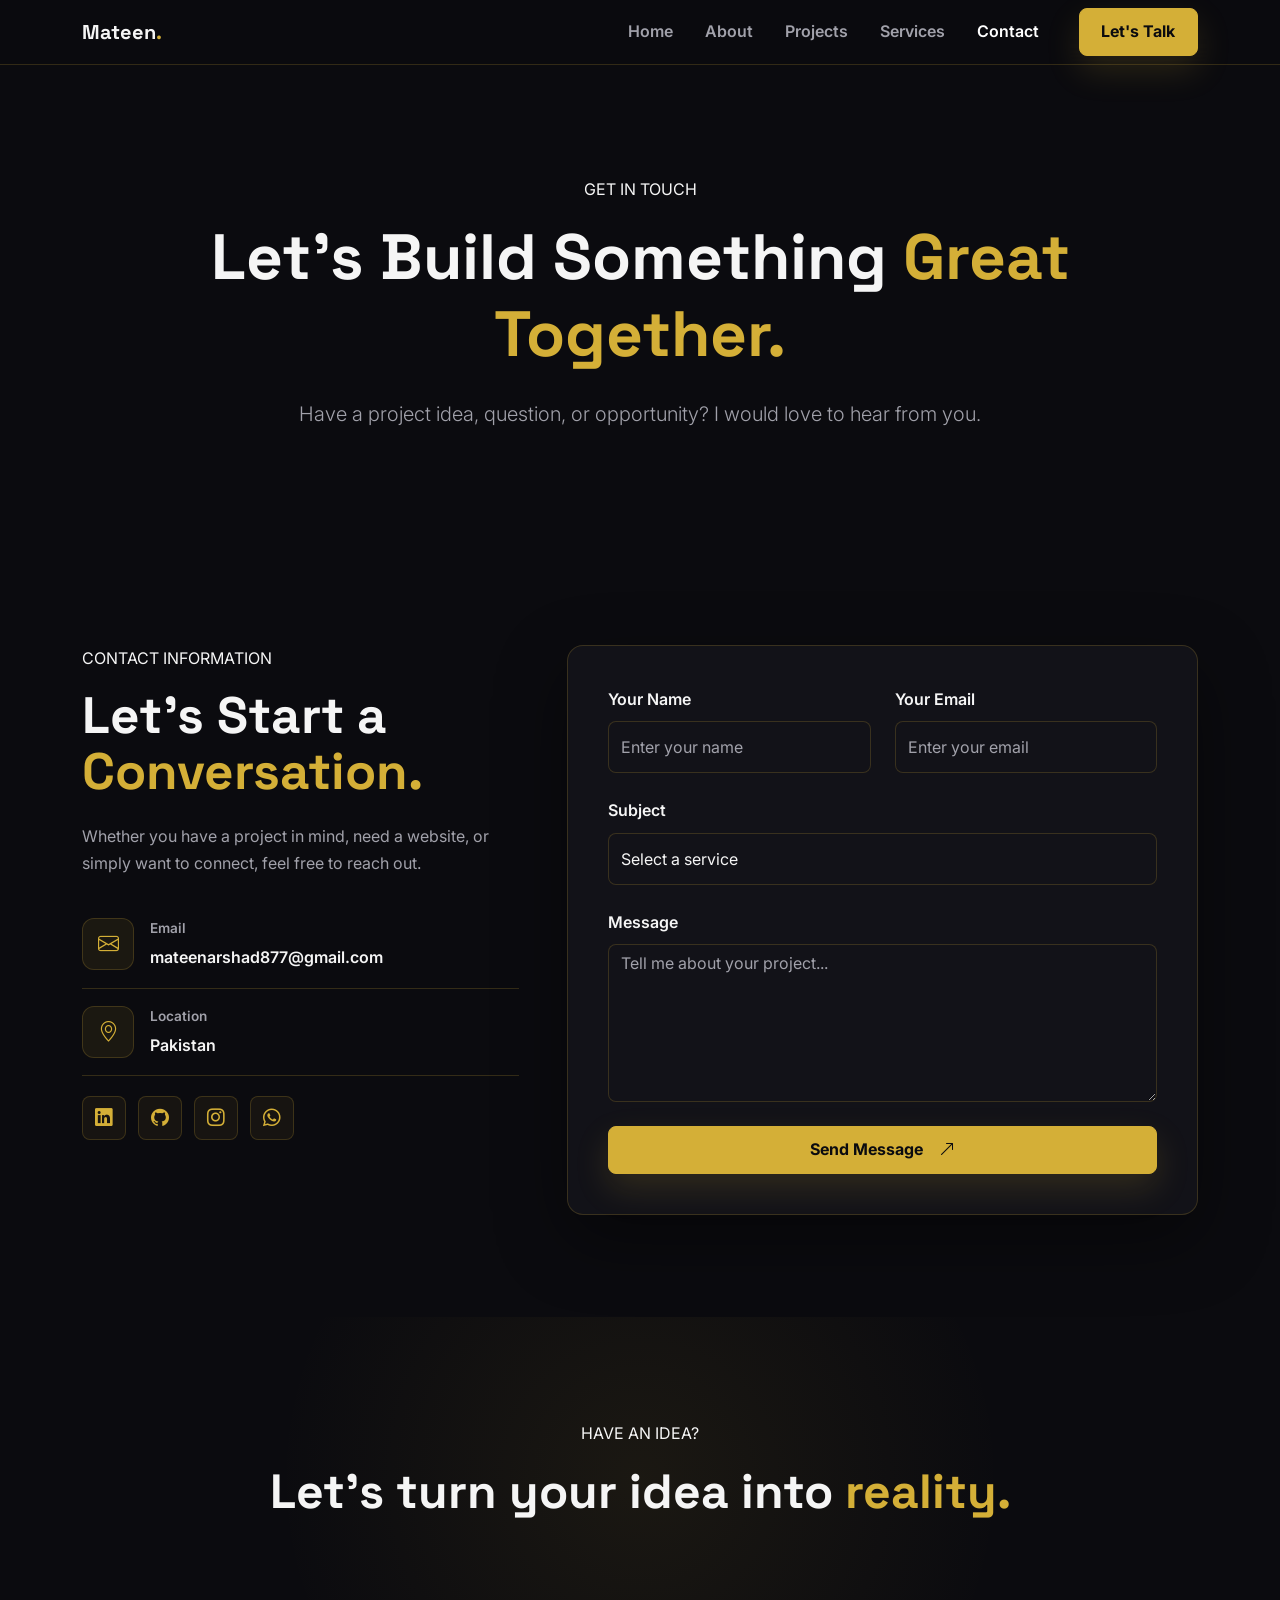
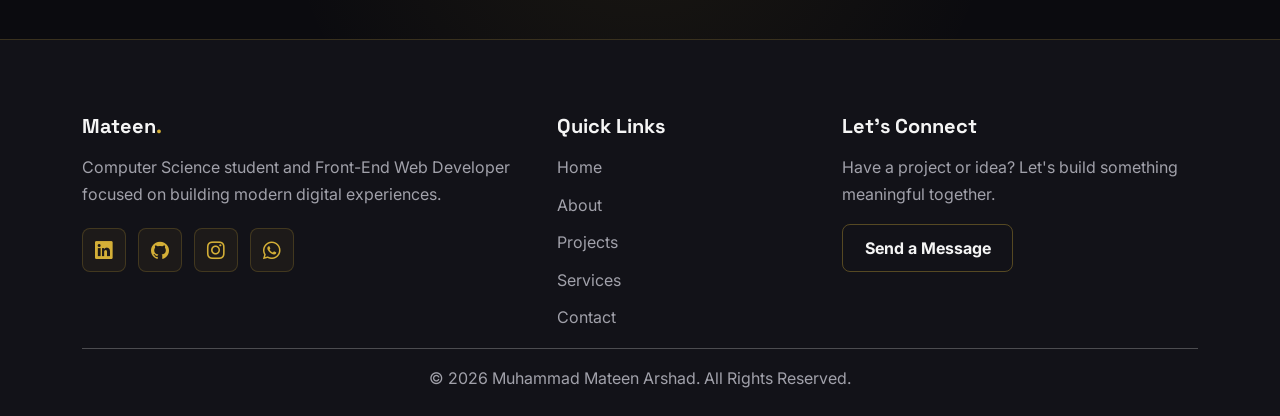
<file: contact.html>
<!DOCTYPE html>
<html lang="en">
<head>
    <meta charset="UTF-8">
    <meta name="viewport" content="width=device-width, initial-scale=1.0">

    <title>Contact | Mateen Arshad</title>

    <meta name="description"
      content="Contact Muhammad Mateen Arshad for web development, responsive websites, bug fixes, database projects, and other digital solutions.">

    <!-- Bootstrap CSS -->
    <link href="https://cdn.jsdelivr.net/npm/bootstrap@5.3.3/dist/css/bootstrap.min.css" rel="stylesheet">

    <!-- Bootstrap Icons -->
    <link rel="stylesheet" href="https://cdn.jsdelivr.net/npm/bootstrap-icons@1.11.3/font/bootstrap-icons.min.css">

    <!-- Custom CSS -->
    <link rel="stylesheet" href="css/style.css">
      <link rel="icon" type="image/png" href="images/favicon.jpeg">

</head>

<body>

    <div id="pageLoader" class="page-loader">
    <div class="loader-content">

        <div class="loader-logo">
    <img src="images/favicon.jpeg" alt="Mateen Arshad Logo">
</div>

        <div class="loader-line">
            <span></span>
        </div>

        <p>LOADING EXPERIENCE</p>

    </div>
</div>
    <!-- ================= NAVBAR ================= -->
    <nav class="navbar navbar-expand-lg navbar-dark fixed-top premium-navbar">

        <div class="container">

            <a class="navbar-brand fw-bold" href="index.html">
                Mateen<span>.</span>
            </a>

            <button class="navbar-toggler"
                    type="button"
                    data-bs-toggle="collapse"
                    data-bs-target="#mainNavbar">

                <span class="navbar-toggler-icon"></span>

            </button>

            <div class="collapse navbar-collapse" id="mainNavbar">

                <ul class="navbar-nav ms-auto align-items-lg-center gap-lg-3">

                    <li class="nav-item">
                        <a class="nav-link" href="index.html">
                            Home
                        </a>
                    </li>

                    <li class="nav-item">
                        <a class="nav-link" href="about.html">
                            About
                        </a>
                    </li>

                    <li class="nav-item">
                        <a class="nav-link" href="projects.html">
                            Projects
                        </a>
                    </li>

                    <li class="nav-item">
                        <a class="nav-link" href="services.html">
                            Services
                        </a>
                    </li>

                    <li class="nav-item">
                        <a class="nav-link active" href="contact.html">
                            Contact
                        </a>
                    </li>

                    <li class="nav-item ms-lg-3">
                        <a href="#contact-form" class="btn btn-gold">
                            Let's Talk
                        </a>
                    </li>

                </ul>

            </div>

        </div>

    </nav>


    <!-- ================= HERO ================= -->
    <header class="page-hero section-padding text-center">

        <div class="container">

            <span class="section-label">
                GET IN TOUCH
            </span>

            <h1 class="display-3 fw-bold mt-3">

                Let's Build Something
                <span class="text-gold">Great Together.</span>

            </h1>

            <p class="lead text-muted mx-auto mt-4 page-description">

                Have a project idea, question, or opportunity?
                I would love to hear from you.

            </p>

        </div>

    </header>


    <!-- ================= CONTACT SECTION ================= -->
    <section class="contact-section section-padding">

        <div class="container">

            <div class="row g-5 align-items-start">


                <!-- CONTACT INFORMATION -->
                <div class="col-lg-5">

                    <span class="section-label">
                        CONTACT INFORMATION
                    </span>

                    <h2 class="mt-3">

                        Let's Start a
                        <span class="text-gold">Conversation.</span>

                    </h2>

                    <p class=" mt-4">

                        Whether you have a project in mind, need a website,
                        or simply want to connect, feel free to reach out.

                    </p>


                    <!-- EMAIL -->
                    <div class="contact-info-card mt-4">

                        <div class="contact-icon">
                            <i class="bi bi-envelope"></i>
                        </div>

                        <div>

                            <span>
                                Email
                            </span>

                            <a href="mailto:mateenarshad877@gmail.com">
                                mateenarshad877@gmail.com
                            </a>

                        </div>

                    </div>


                    <!-- LOCATION -->
                    <div class="contact-info-card">

                        <div class="contact-icon">
                            <i class="bi bi-geo-alt"></i>
                        </div>

                        <div>

                            <span>
                                Location
                            </span>

                            <p>
                                Pakistan
                            </p>

                        </div>

                    </div>


                    <!-- SOCIAL LINKS -->
                  <div class="social-links" aria-label="Social media links">
                       <a href="https://www.linkedin.com/in/muhammad-mateen-arshad-567356253?utm_source=share_via&utm_content=profile&utm_medium=member_android" aria-label="LinkedIn"><i class="bi bi-linkedin"></i></a>
                       <a href="https://github.com/mateenarshad5046" aria-label="GitHub"><i class="bi bi-github"></i></a>
                       <a href="https://www.instagram.com/matee.n_arshad?igsh=MTRvaGc5ajFueTl2bQ==" aria-label="Instagram"><i class="bi bi-instagram"></i></a>
                       <a href="https://wa.me/923294718074"aria-label="WhatsApp"target="_blank"><i class="bi bi-whatsapp"></i></a>
                     </div>

                </div>


                <!-- CONTACT FORM -->
                <!-- CONTACT FORM -->
<div class="col-lg-7">

    <div class="contact-form-card" id="contact-form">

        <!-- IMPORTANT: action me tumhari gmail lagadi hai -->
        <form id="contactForm" action="https://formsubmit.co/mateenarshad877@gmail.com" method="POST">

            <!-- FormSubmit Settings - ye hidden rehne do -->
            <input type="hidden" name="_captcha" value="false">
            <input type="hidden" name="_subject" value="New Project Inquiry from Portfolio!">
            <input type="hidden" name="_template" value="table">
            <!-- form submit ke baad thanks page ya same page pe wapis -->
         

            <div class="row g-4">

                <!-- NAME -->
                <div class="col-md-6">
                    <label for="name">Your Name</label>
                    <input type="text" id="name" name="name" class="form-control" placeholder="Enter your name" required>
                </div>

                <!-- EMAIL -->
                <div class="col-md-6">
                    <label for="email">Your Email</label>
                    <input type="email" id="email" name="email" class="form-control" placeholder="Enter your email" required>
                </div>

                <!-- SUBJECT -->
                <div class="col-12">
                    <label for="subject">Subject</label>
                    <select id="subject" name="subject" class="form-control" required>
                        <option value="" disabled selected>Select a service</option>
                        <option value="Front-End Development">Front-End Development</option>
                        <option value="Responsive Design">Responsive Design</option>
                        <option value="Website Bug Fixes">Website Bug Fixes</option>
                        <option value="Database Management">Database Management System</option>
                        <option value="Backend in Python">Backend in Python</option>
                        <option value="IPTV Service">IPTV Services Provider</option>
                        <option value="Other">Other</option>
                    </select>
                </div>

                <!-- MESSAGE -->
                <div class="col-12">
                    <label for="message">Message</label>
                    <textarea id="message" name="message" class="form-control" rows="6" placeholder="Tell me about your project..." required></textarea>
                </div>

                <!-- SUBMIT -->
                <div class="col-12">
                    <button type="submit" class="btn btn-gold w-100">
                        Send Message
                        <i class="bi bi-arrow-up-right ms-2"></i>
                    </button>
                </div>

            </div>

            <div id="formMessage" class="form-message mt-4"></div>

        </form>

        <div id="successPopup" class="success-popup">
    <div class="success-popup-content">
        <i class="bi bi-check-circle-fill"></i>
        <h3>Message Sent Successfully!</h3>
        <p>Thank you for reaching out. I will get back to you soon.</p>
        <button type="button" id="closePopup" class="btn btn-gold">
            Close
        </button>
    </div>
</div>

    </div>

</div>

            </div>

        </div>

    </section>


    <!-- ================= CTA ================= -->
    <section class="cta-section section-padding text-center">

        <div class="container">

            <span class="section-label">
                HAVE AN IDEA?
            </span>

            <h2 class="display-5 fw-bold mt-3">

                Let's turn your idea into
                <span class="text-gold">reality.</span>

            </h2>

        </div>

    </section>


    <!-- ================= FOOTER ================= -->
    <footer class="footer-section">

        <div class="container">

            <div class="row g-4">

                <div class="col-lg-5">

                    <h4>
                        Mateen<span class="text-gold">.</span>
                    </h4>

                    <p class=" mt-3">

                        Computer Science student and Front-End Web Developer
                        focused on building modern digital experiences.

                    </p>

                     <div class="social-links" aria-label="Social media links">
                       <a href="https://www.linkedin.com/in/muhammad-mateen-arshad-567356253?utm_source=share_via&utm_content=profile&utm_medium=member_android" aria-label="LinkedIn"><i class="bi bi-linkedin"></i></a>
                       <a href="https://github.com/mateenarshad5046" aria-label="GitHub"><i class="bi bi-github"></i></a>
                       <a href="https://www.instagram.com/matee.n_arshad?igsh=MTRvaGc5ajFueTl2bQ==" aria-label="Instagram"><i class="bi bi-instagram"></i></a>
                       <a href="https://wa.me/923294718074"aria-label="WhatsApp"target="_blank"><i class="bi bi-whatsapp"></i></a>
                     </div>
                </div>


                <div class="col-lg-3 col-md-6">

                    <h5>
                        Quick Links
                    </h5>

                    <ul class="footer-links">

                        <li>
                            <a href="index.html">
                                Home
                            </a>
                        </li>

                        <li>
                            <a href="about.html">
                                About
                            </a>
                        </li>

                        <li>
                            <a href="projects.html">
                                Projects
                            </a>
                        </li>

                        <li>
                            <a href="services.html">
                                Services
                            </a>
                        </li>

                        <li>
                            <a href="contact.html">
                                Contact
                            </a>
                        </li>

                    </ul>

                </div>


                <div class="col-lg-4 col-md-6">

                    <h5>
                        Let's Connect
                    </h5>

                    <p >
                        Have a project or idea? Let's build something meaningful together.
                    </p>

                    <a href="#contact-form" class="btn btn-outline-gold">
                        Send a Message
                    </a>

                </div>

            </div>


            <hr class="footer-divider">


            <div class="text-center">

                <p class=" mb-0">

                    © 2026 Muhammad Mateen Arshad.
                    All Rights Reserved.

                </p>

            </div>

        </div>

    </footer>


    <!-- Bootstrap JS -->
    <script src="https://cdn.jsdelivr.net/npm/bootstrap@5.3.3/dist/js/bootstrap.bundle.min.js"></script>



   <script src="js/js/main.js"></script>



</body>

</html>
</file>
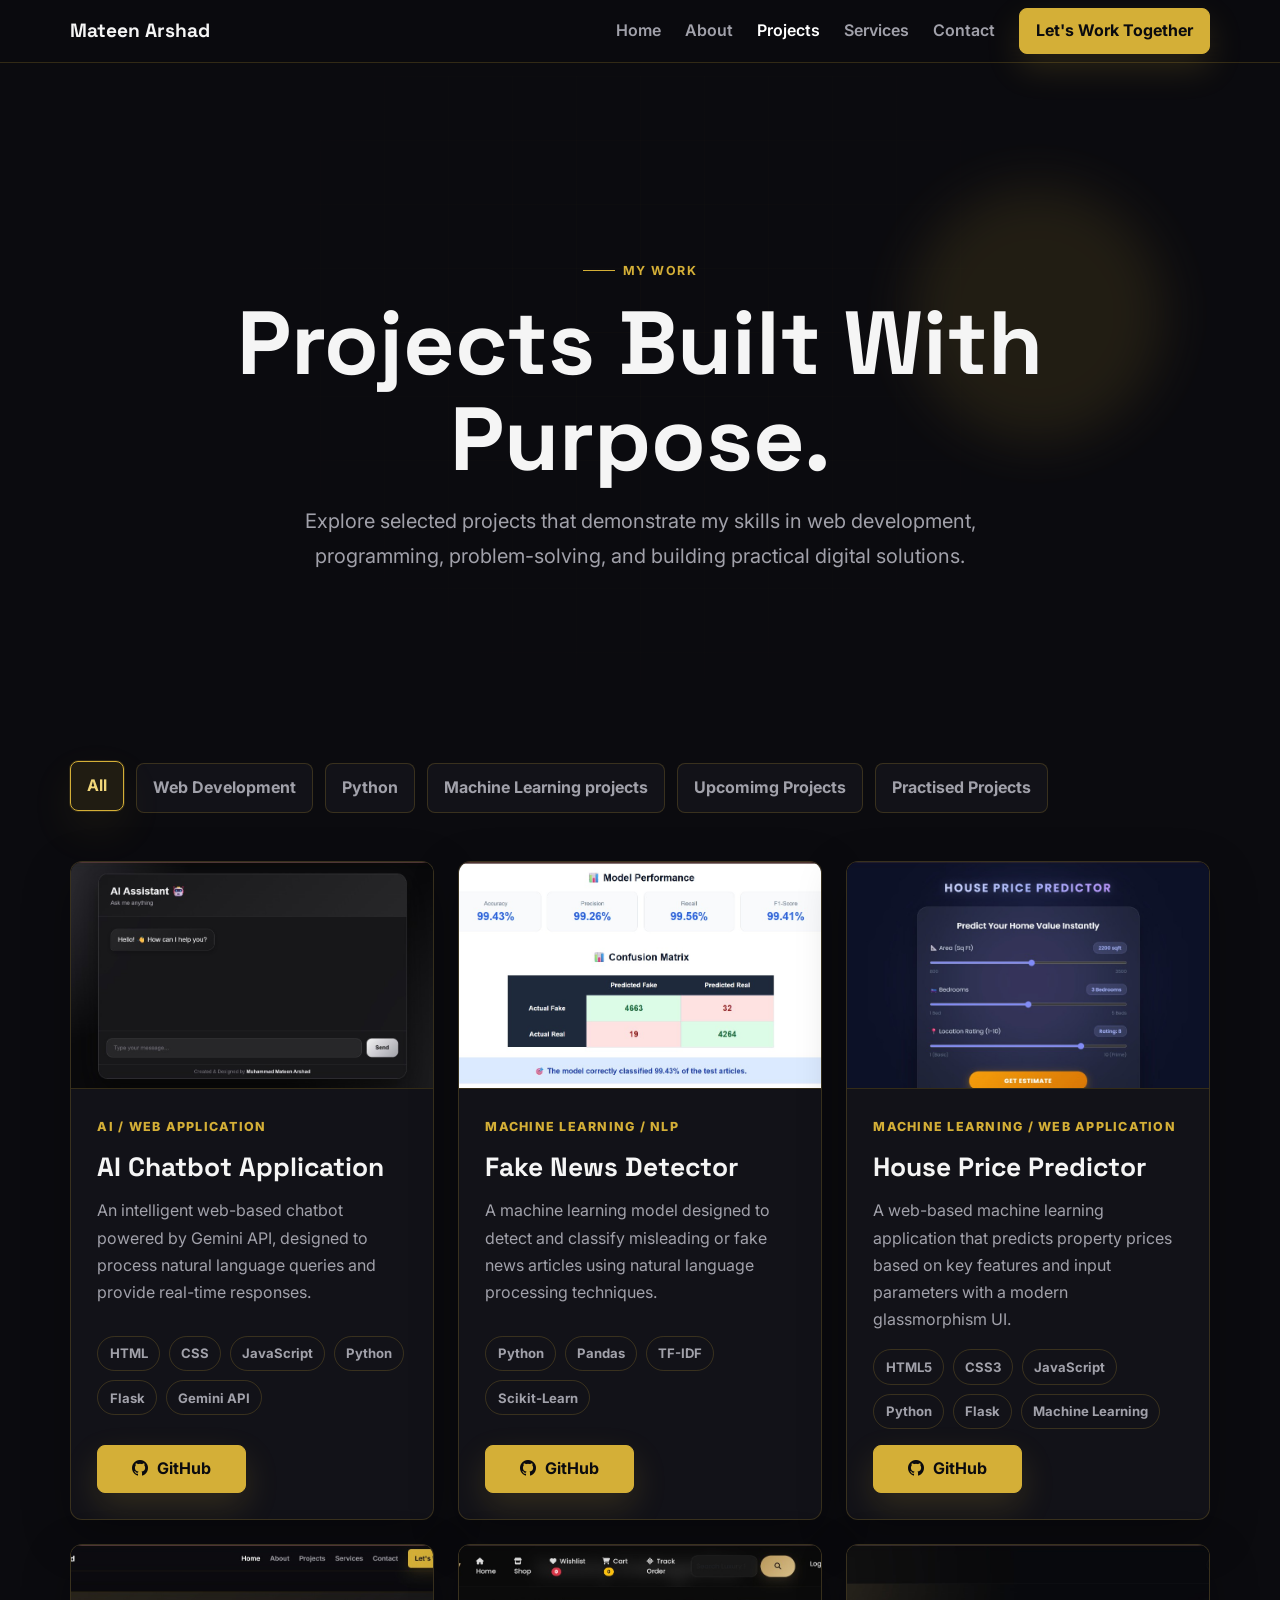
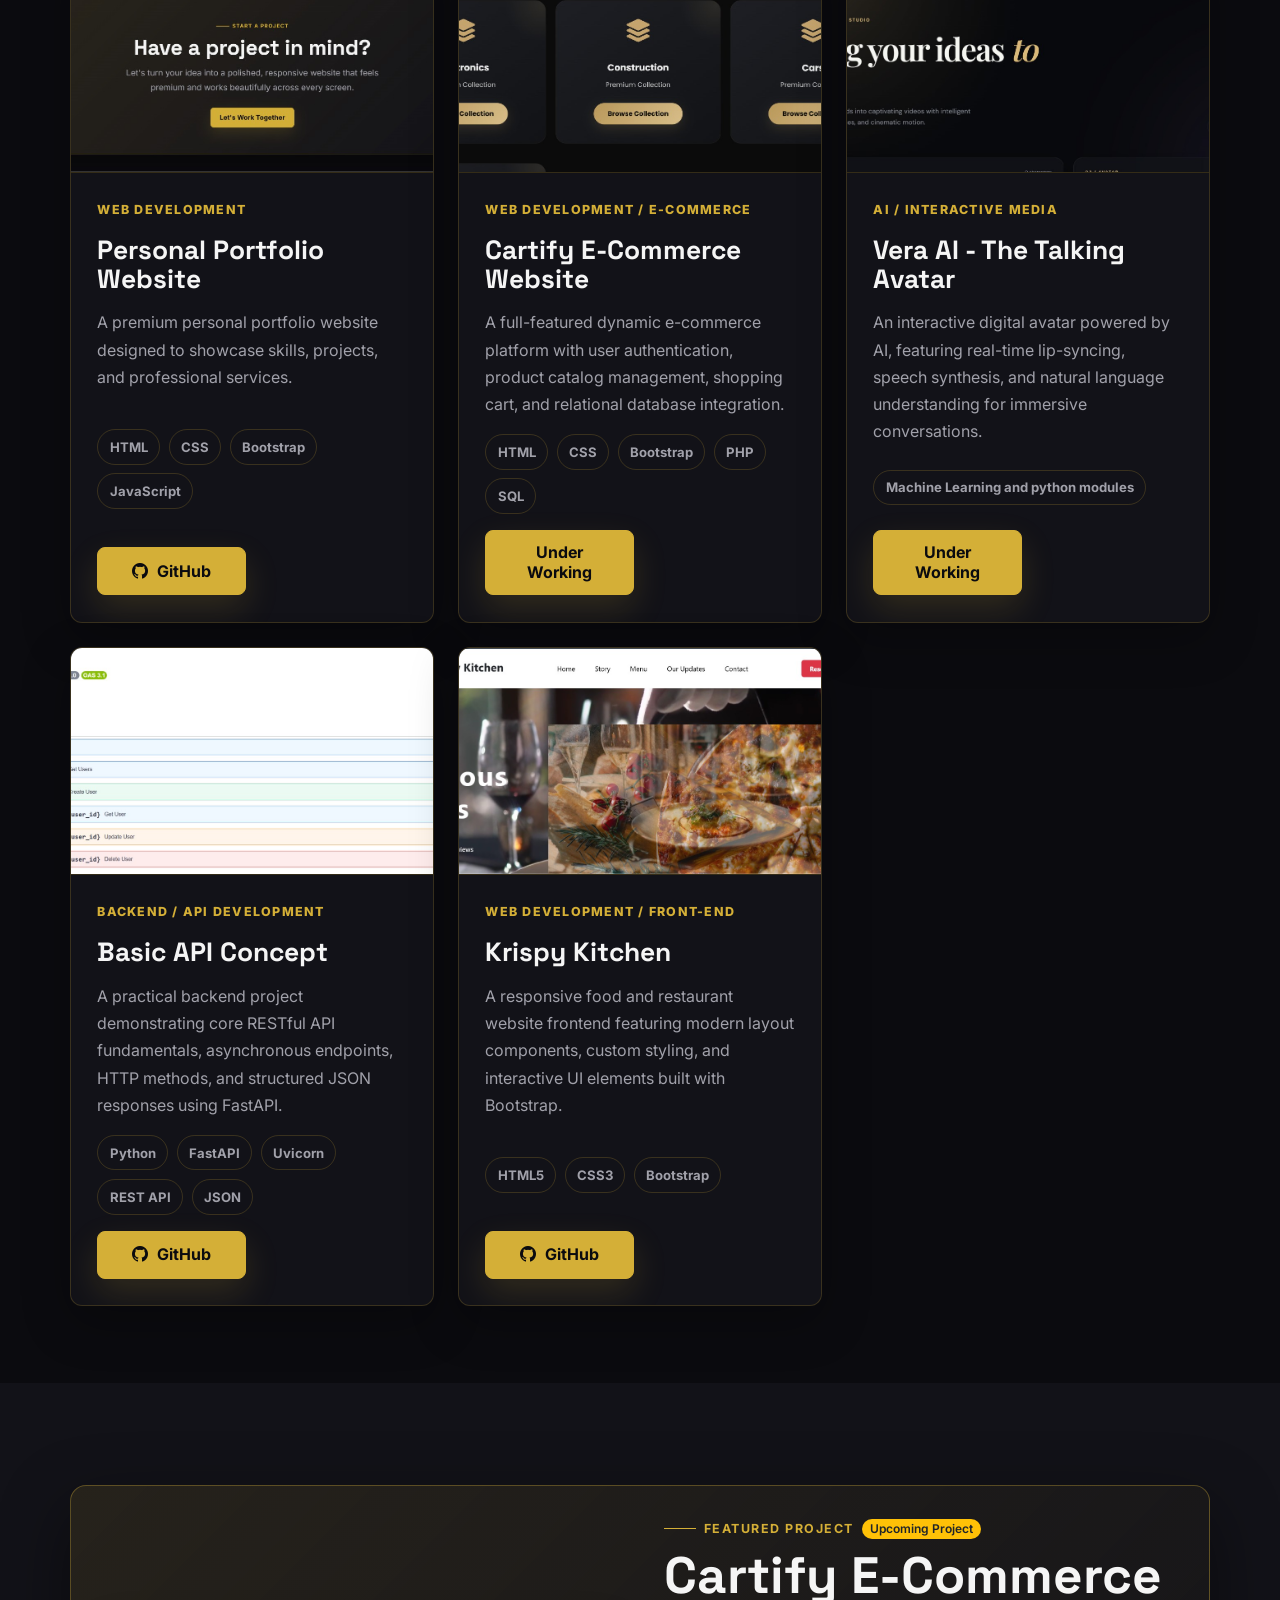
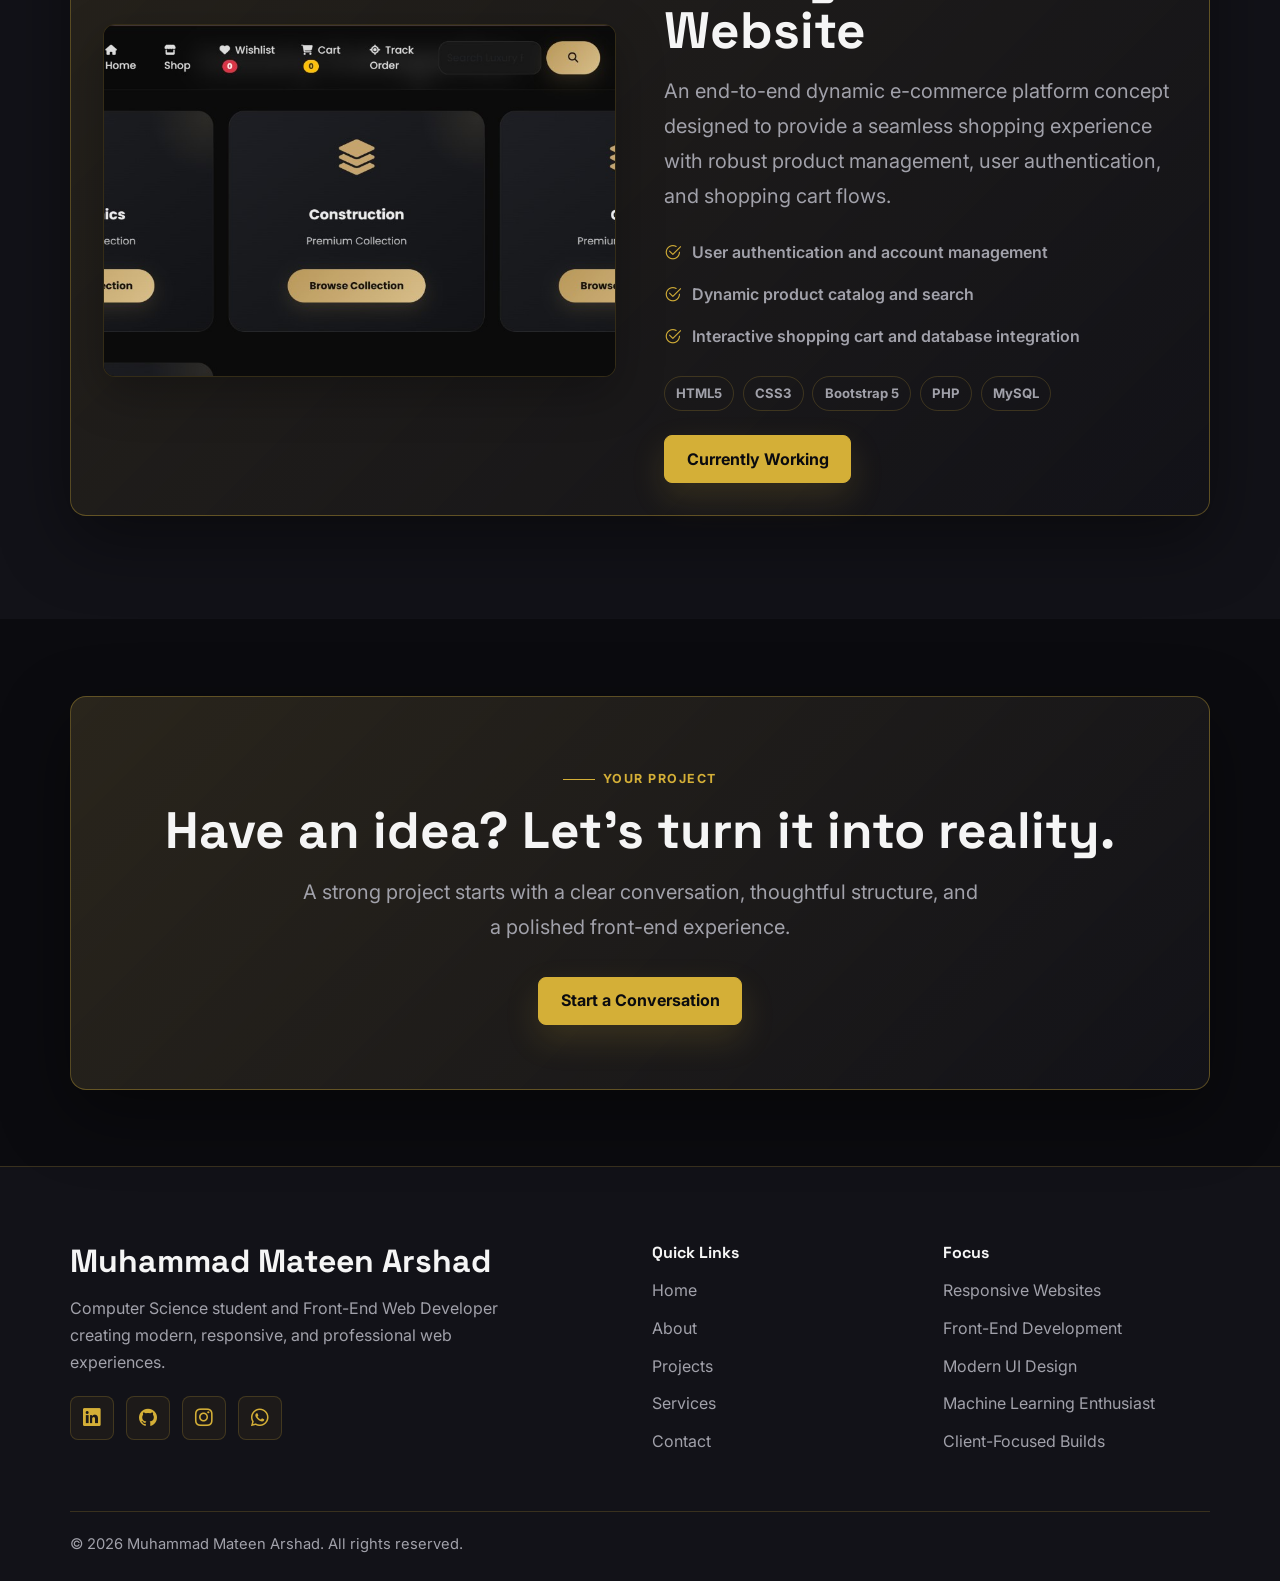
<file: projects.html>
<!doctype html>
<html lang="en">
  <head>
    <meta charset="UTF-8" />
    <meta name="viewport" content="width=device-width, initial-scale=1.0" />
    <meta
      name="description"
      content="Explore projects by Muhammad Mateen Arshad in web development, programming, databases, Python, and JavaScript."
    />
    <title>Projects | Mateen Arshad</title>
    <meta
      name="description"
      content="Explore the projects of Muhammad Mateen Arshad, including web development, JavaScript, Python, database, and software projects."
    />
    <link
      href="https://cdn.jsdelivr.net/npm/bootstrap@5.3.3/dist/css/bootstrap.min.css"
      rel="stylesheet"
    />
    <link
      rel="stylesheet"
      href="https://cdn.jsdelivr.net/npm/bootstrap-icons@1.11.3/font/bootstrap-icons.min.css"
    />
    <link rel="stylesheet" href="css/style.css" />
    <link rel="icon" type="image/png" href="images/favicon.jpeg" />
  </head>
  <body>
    <div id="pageLoader" class="page-loader">
      <div class="loader-content">
        <div class="loader-logo">
          <img src="images/favicon.jpeg" alt="Mateen Arshad Logo" />
        </div>

        <div class="loader-line">
          <span></span>
        </div>

        <p>LOADING EXPERIENCE</p>
      </div>
    </div>
    <header class="site-header">
      <nav class="navbar navbar-expand-lg navbar-dark navbar-premium fixed-top">
        <div class="container-custom">
          <a
            class="navbar-brand brand-mark"
            href="index.html"
            aria-label="Mateen Arshad homepage"
          >
            Mateen Arshad
          </a>

          <button
            class="navbar-toggler"
            type="button"
            data-bs-toggle="collapse"
            data-bs-target="#mainNavbar"
            aria-controls="mainNavbar"
            aria-expanded="false"
            aria-label="Toggle navigation"
          >
            <span class="navbar-toggler-icon"></span>
          </button>

          <div class="collapse navbar-collapse" id="mainNavbar">
            <ul class="navbar-nav ms-auto align-items-lg-center gap-lg-2">
              <li class="nav-item">
                <a class="nav-link" href="index.html">Home</a>
              </li>
              <li class="nav-item">
                <a class="nav-link" href="about.html">About</a>
              </li>
              <li class="nav-item">
                <a
                  class="nav-link active"
                  href="projects.html"
                  aria-current="page"
                  >Projects</a
                >
              </li>
              <li class="nav-item">
                <a class="nav-link" href="services.html">Services</a>
              </li>
              <li class="nav-item">
                <a class="nav-link" href="contact.html">Contact</a>
              </li>
            </ul>
            <a
              class="btn btn-gold navbar-cta ms-lg-3 mt-3 mt-lg-0"
              href="contact.html"
            >
              Let's Work Together
            </a>
          </div>
        </div>
      </nav>
    </header>

    <main>
      <section class="page-hero">
        <div class="hero-grid" aria-hidden="true"></div>
        <div class="hero-glow hero-glow-primary" aria-hidden="true"></div>
        <div class="container-custom position-relative">
          <div class="page-hero-content">
            <span class="section-eyebrow justify-content-center">My Work</span>
            <h1 class="display-heading">Projects Built With Purpose.</h1>
            <p class="lead-text mx-auto">
              Explore selected projects that demonstrate my skills in web
              development, programming, problem-solving, and building practical
              digital solutions.
            </p>
          </div>
        </div>
      </section>

      <section class="section-padding-sm project-showcase-section">
        <div class="container-custom">
          <div class="project-filter-bar" aria-label="Project filters">
            <button class="filter-btn active" type="button" data-filter="all">
              All
            </button>
            <button class="filter-btn" type="button" data-filter="web">
              Web Development
            </button>
            <button class="filter-btn" type="button" data-filter="python">
              Python
            </button>
            <button
              class="filter-btn"
              type="button"
              data-filter="machinelearning"
            >
              Machine Learning projects
            </button>
            <button
              class="filter-btn"
              type="button"
              data-filter="upcomingprojects"
            >
              Upcomimg Projects
            </button>
            <button
              class="filter-btn"
              type="button"
              data-filter="practisedprojects"
            >
              Practised Projects
            </button>
          </div>

          <div class="row g-4 project-grid" id="projectGrid">
            <div class="col-md-6 col-xl-4 project-item" data-category="python">
              <article class="premium-card showcase-card">
                <a
                  class="showcase-image-link"
                  href="#"
                  aria-label="View AI Chatbot details"
                >
                  <img
                    src="images/projects/chatbot.jpg"
                    alt="AI Chatbot project preview"
                    class="showcase-image"
                  />
                </a>
                <div class="showcase-body">
                  <span class="project-category">AI / Web Application</span>
                  <h2>AI Chatbot Application</h2>
                  <p>
                    An intelligent web-based chatbot powered by Gemini API,
                    designed to process natural language queries and provide
                    real-time responses.
                  </p>
                  <div class="tech-tags" aria-label="Technologies used">
                    <span>HTML</span>
                    <span>CSS</span>
                    <span>JavaScript</span>
                    <span>Python</span>
                    <span>Flask</span>
                    <span>Gemini API</span>
                  </div>
                  <div class="project-actions">
                    <!-- <a class="btn btn-outline-gold" href="#">View Details</a> -->
                    <a
                      class="btn btn-gold"
                      href="https://github.com/mateenarshad5046/ai-chatbot"
                      aria-label="GitHub placeholder for AI Chatbot"
                    >
                      <i class="bi bi-github" aria-hidden="true"></i>
                      GitHub
                    </a>
                  </div>
                </div>
              </article>
            </div>

            <div
              class="col-md-6 col-xl-4 project-item"
              data-category="machinelearning"
            >
              <article class="premium-card showcase-card">
                <a
                  class="showcase-image-link"
                  href="#"
                  aria-label="View Fake News Detector details"
                >
                  <img
                    src="images/projects/fake news detector.jpg"
                    alt="Fake News Detector project preview"
                    class="showcase-image"
                  />
                </a>
                <div class="showcase-body">
                  <span class="project-category">Machine Learning / NLP</span>
                  <h2>Fake News Detector</h2>
                  <p>
                    A machine learning model designed to detect and classify
                    misleading or fake news articles using natural language
                    processing techniques.
                  </p>
                  <div class="tech-tags" aria-label="Technologies used">
                    <span>Python</span>
                    <span>Pandas</span>
                    <span>TF-IDF</span>
                    <span>Scikit-Learn</span>
                  </div>
                  <div class="project-actions">
                    <!-- <a class="btn btn-outline-gold" href="#">View Details</a> -->
                    <a
                      class="btn btn-gold"
                      href="https://github.com/mateenarshad5046/fake-news-detector"
                      aria-label="GitHub placeholder for Fake News Detector"
                    >
                      <i class="bi bi-github" aria-hidden="true"></i>
                      GitHub
                    </a>
                  </div>
                </div>
              </article>
            </div>

            <div
              class="col-md-6 col-xl-4 project-item"
              data-category="machinelearning"
            >
              <article class="premium-card showcase-card">
                <a
                  class="showcase-image-link"
                  href="#"
                  aria-label="View House Price Predictor details"
                >
                  <img
                    src="images/projects/home price predictor.jpg"
                    alt="House Price Predictor project preview"
                    class="showcase-image"
                  />
                </a>
                <div class="showcase-body">
                  <span class="project-category"
                    >Machine Learning / Web Application</span
                  >
                  <h2>House Price Predictor</h2>
                  <p>
                    A web-based machine learning application that predicts
                    property prices based on key features and input parameters
                    with a modern glassmorphism UI.
                  </p>
                  <div class="tech-tags" aria-label="Technologies used">
                    <span>HTML5</span>
                    <span>CSS3</span>
                    <span>JavaScript</span>
                    <span>Python</span>
                    <span>Flask</span>
                    <span>Machine Learning</span>
                  </div>
                  <div class="project-actions">
                    <!-- <a class="btn btn-outline-gold" href="#">View Details</a> -->
                    <a
                      class="btn btn-gold"
                      href="https://github.com/mateenarshad5046/house-price-project"
                      aria-label="GitHub placeholder for House Price Predictor"
                    >
                      <i class="bi bi-github" aria-hidden="true"></i>
                      GitHub
                    </a>
                  </div>
                </div>
              </article>
            </div>

            <div class="col-md-6 col-xl-4 project-item" data-category="web">
              <article class="premium-card showcase-card">
                <a
                  class="showcase-image-link"
                  href="#"
                  aria-label="View Personal Portfolio Website details"
                >
                  <img
                    src="images/projects/portfolio image.jpg"
                    alt="Personal Portfolio Website project preview"
                    class="showcase-image"
                  />
                </a>
                <div class="showcase-body">
                  <span class="project-category">Web Development</span>
                  <h2>Personal Portfolio Website</h2>
                  <p>
                    A premium personal portfolio website designed to showcase
                    skills, projects, and professional services.
                  </p>
                  <div class="tech-tags" aria-label="Technologies used">
                    <span>HTML</span>
                    <span>CSS</span>
                    <span>Bootstrap</span>
                    <span>JavaScript</span>
                  </div>
                  <div class="project-actions">
                    <!-- <a class="btn btn-outline-gold" href="#">View Details</a> -->
                    <a
                      class="btn btn-gold"
                      href=" https://github.com/mateenarshad5046/mateen-arshad-portfolio"
                      aria-label="GitHub placeholder for Personal Portfolio Website"
                    >
                      <i class="bi bi-github" aria-hidden="true"></i>
                      GitHub
                    </a>
                  </div>
                </div>
              </article>
            </div>

            <div
              class="col-md-6 col-xl-4 project-item"
              data-category="upcomingprojects"
            >
              <article class="premium-card showcase-card">
                <a
                  class="showcase-image-link"
                  href="#"
                  aria-label="View Cartify E-commerce Website details"
                >
                  <img
                    src="images/projects/cartify.jpg"
                    alt="Cartify E-commerce Website project preview"
                    class="showcase-image"
                  />
                </a>
                <div class="showcase-body">
                  <span class="project-category"
                    >Web Development / E-Commerce</span
                  >
                  <h2>Cartify E-Commerce Website</h2>
                  <p>
                    A full-featured dynamic e-commerce platform with user
                    authentication, product catalog management, shopping cart,
                    and relational database integration.
                  </p>
                  <div class="tech-tags" aria-label="Technologies used">
                    <span>HTML</span>
                    <span>CSS</span>
                    <span>Bootstrap</span>
                    <span>PHP</span>
                    <span>SQL</span>
                  </div>
                  <div class="project-actions">
                    <!-- <a class="btn btn-outline-gold" href="#">View Details</a> -->
                    <a
                      class="btn btn-gold"
                      href="#"
                      aria-label="GitHub placeholder for Cartify E-commerce Website"
                    >
                      <!-- <i class="bi bi-github" aria-hidden="true"></i> -->
                      Under Working
                    </a>
                  </div>
                </div>
              </article>
            </div>

            <div
              class="col-md-6 col-xl-4 project-item"
              data-category="upcomingprojects"
            >
              <article class="premium-card showcase-card">
                <a
                  class="showcase-image-link"
                  href="#"
                  aria-label="View Vera AI - The Talking Avatar details"
                >
                  <img
                    src="images/projects/vera.jpg"
                    alt="Vera AI - The Talking Avatar project preview"
                    class="showcase-image"
                  />
                </a>
                <div class="showcase-body">
                  <span class="project-category">AI / Interactive Media</span>
                  <h2>Vera AI - The Talking Avatar</h2>
                  <p>
                    An interactive digital avatar powered by AI, featuring
                    real-time lip-syncing, speech synthesis, and natural
                    language understanding for immersive conversations.
                  </p>
                  <div class="tech-tags" aria-label="Technologies used">
                    <span>Machine Learning and python modules</span>
                    <!-- <span>CSS</span>
        <span>JavaScript</span>
        <span>Python</span>
        <span>AI / Speech API</span> -->
                  </div>
                  <div class="project-actions">
                    <!-- <a class="btn btn-outline-gold" href="#">View Details</a> -->
                    <a
                      class="btn btn-gold"
                      href="#"
                      aria-label="GitHub placeholder for Vera AI The Talking Avatar"
                    >
                      <!-- <i class="bi bi-github" aria-hidden="true"></i> -->
                      Under Working
                    </a>
                  </div>
                </div>
              </article>
            </div>

            <div class="col-md-6 col-xl-4 project-item" data-category="practisedprojects">
              <article class="premium-card showcase-card">
                <a
                  class="showcase-image-link"
                  href="#"
                  aria-label="View Basic API Concept details"
                >
                  <img
                    src="images/projects/fast api.jpg"
                    alt="Basic API Concept project preview"
                    class="showcase-image"
                  />
                </a>
                <div class="showcase-body">
                  <span class="project-category"
                    >Backend / API Development</span
                  >
                  <h2>Basic API Concept</h2>
                  <p>
                    A practical backend project demonstrating core RESTful API
                    fundamentals, asynchronous endpoints, HTTP methods, and
                    structured JSON responses using FastAPI.
                  </p>
                  <div class="tech-tags" aria-label="Technologies used">
                    <span>Python</span>
                    <span>FastAPI</span>
                    <span>Uvicorn</span>
                    <span>REST API</span>
                    <span>JSON</span>
                  </div>
                  <div class="project-actions">
                    <!-- <a class="btn btn-outline-gold" href="#">View Details</a> -->
                    <a
                      class="btn btn-gold"
                      href="https://github.com/mateenarshad5046/my-api"
                      aria-label="GitHub link for Basic API Concept"
                    >
                      <i class="bi bi-github" aria-hidden="true"></i>
                      GitHub
                    </a>
                  </div>
                </div>
              </article>
            </div>

            <div class="col-md-6 col-xl-4 project-item" data-category="practisedprojects">
  <article class="premium-card showcase-card">
    <a
      class="showcase-image-link"
      href="#"
      aria-label="View Krispy Kitchen details"
    >
      <img
        src="images/projects/crispy kitchen.jpg"
        alt="Krispy Kitchen project preview"
        class="showcase-image"
      />
    </a>
    <div class="showcase-body">
      <span class="project-category">Web Development / Front-End</span>
      <h2>Krispy Kitchen</h2>
      <p>
        A responsive food and restaurant website frontend featuring modern layout components, custom styling, and interactive UI elements built with Bootstrap.
      </p>
      <div class="tech-tags" aria-label="Technologies used">
        <span>HTML5</span>
        <span>CSS3</span>
        <span>Bootstrap</span>
      </div>
      <div class="project-actions">
        <!-- <a class="btn btn-outline-gold" href="#">View Details</a> -->
        <a
          class="btn btn-gold"
          href="https://github.com/mateenarshad5046/Crispy-kitchen"
          aria-label="GitHub link for Krispy Kitchen"
        >
          <i class="bi bi-github" aria-hidden="true"></i>
          GitHub
        </a>
      </div>
    </div>
  </article>
</div>
          </div>
        </div>
      </section>

      <section class="section-padding bg-secondary-custom">
        <div class="container-custom">
          <div class="featured-project-panel">
            <div class="row align-items-center g-5">
              <div class="col-lg-6">
                <div class="featured-project-image">
                  <img
                    src="images/projects/cartify.jpg"
                    alt="Featured preview for Cartify E-Commerce Website"
                  />
                </div>
              </div>
              <div class="col-lg-6">
                <div class="d-flex align-items-center gap-2 mb-2">
                  <span class="section-eyebrow mb-0">Featured Project</span>
                  <span
                    class="badge bg-warning text-dark px-2 py-1 rounded-pill fw-semibold"
                    style="font-size: 0.75rem"
                    >Upcoming Project</span
                  >
                </div>
                <h2 class="section-heading">Cartify E-Commerce Website</h2>
                <p class="lead-text">
                  An end-to-end dynamic e-commerce platform concept designed to
                  provide a seamless shopping experience with robust product
                  management, user authentication, and shopping cart flows.
                </p>

                <div class="feature-list">
                  <div>
                    <i class="bi bi-check2-circle" aria-hidden="true"></i>
                    User authentication and account management
                  </div>
                  <div>
                    <i class="bi bi-check2-circle" aria-hidden="true"></i>
                    Dynamic product catalog and search
                  </div>
                  <div>
                    <i class="bi bi-check2-circle" aria-hidden="true"></i>
                    Interactive shopping cart and database integration
                  </div>
                </div>

                <div
                  class="tech-tags featured-tags"
                  aria-label="Featured project technologies"
                >
                  <span>HTML5</span>
                  <span>CSS3</span>
                  <span>Bootstrap 5</span>
                  <span>PHP</span>
                  <span>MySQL</span>
                </div>

                <a
                  class="btn btn-gold mt-4"
                  href="#"
                  aria-label="GitHub placeholder for featured project"
                >
                  <!-- <i class="bi bi-github" aria-hidden="true"></i> -->
                  Currently Working
                </a>
              </div>
            </div>
          </div>
        </div>
      </section>

      <section class="section-padding-sm">
        <div class="container-custom">
          <div class="cta-panel text-center">
            <span class="section-eyebrow justify-content-center"
              >Your Project</span
            >
            <h2 class="section-heading">
              Have an idea? Let's turn it into reality.
            </h2>
            <p class="lead-text mx-auto">
              A strong project starts with a clear conversation, thoughtful
              structure, and a polished front-end experience.
            </p>
            <a class="btn btn-gold mt-3" href="contact.html"
              >Start a Conversation</a
            >
          </div>
        </div>
      </section>
    </main>

    <footer class="site-footer">
      <div class="container-custom">
        <div class="row g-4 align-items-start">
          <div class="col-lg-5">
            <h2 class="footer-name">Muhammad Mateen Arshad</h2>
            <p>
              Computer Science student and Front-End Web Developer creating
              modern, responsive, and professional web experiences.
            </p>
            <div class="social-links" aria-label="Social media links">
              <a
                href="https://www.linkedin.com/in/muhammad-mateen-arshad-567356253?utm_source=share_via&utm_content=profile&utm_medium=member_android"
                aria-label="LinkedIn"
                ><i class="bi bi-linkedin"></i
              ></a>
              <a href="https://github.com/mateenarshad5046" aria-label="GitHub"
                ><i class="bi bi-github"></i
              ></a>
              <a
                href="https://www.instagram.com/matee.n_arshad?igsh=MTRvaGc5ajFueTl2bQ=="
                aria-label="Instagram"
                ><i class="bi bi-instagram"></i
              ></a>
              <a
                href="https://wa.me/923294718074"
                aria-label="WhatsApp"
                target="_blank"
                ><i class="bi bi-whatsapp"></i
              ></a>
            </div>
          </div>

          <div class="col-sm-6 col-lg-3 offset-lg-1">
            <h3 class="footer-heading">Quick Links</h3>
            <ul class="footer-links">
              <li><a href="index.html">Home</a></li>
              <li><a href="about.html">About</a></li>
              <li><a href="projects.html">Projects</a></li>
              <li><a href="services.html">Services</a></li>
              <li><a href="contact.html">Contact</a></li>
            </ul>
          </div>

          <div class="col-sm-6 col-lg-3">
            <h3 class="footer-heading">Focus</h3>
            <ul class="footer-links">
              <li>Responsive Websites</li>
              <li>Front-End Development</li>
              <li>Modern UI Design</li>
              <li>Machine Learning Enthusiast</li>
              <li>Client-Focused Builds</li>
            </ul>
          </div>
        </div>

        <div class="footer-bottom">
          <p>&copy; 2026 Muhammad Mateen Arshad. All rights reserved.</p>
        </div>
      </div>
    </footer>

    <script src="https://cdn.jsdelivr.net/npm/bootstrap@5.3.3/dist/js/bootstrap.bundle.min.js"></script>
    <script src="js/script.js"></script>
    <script src="js/js/main.js"></script>
  </body>
</html>
</file>
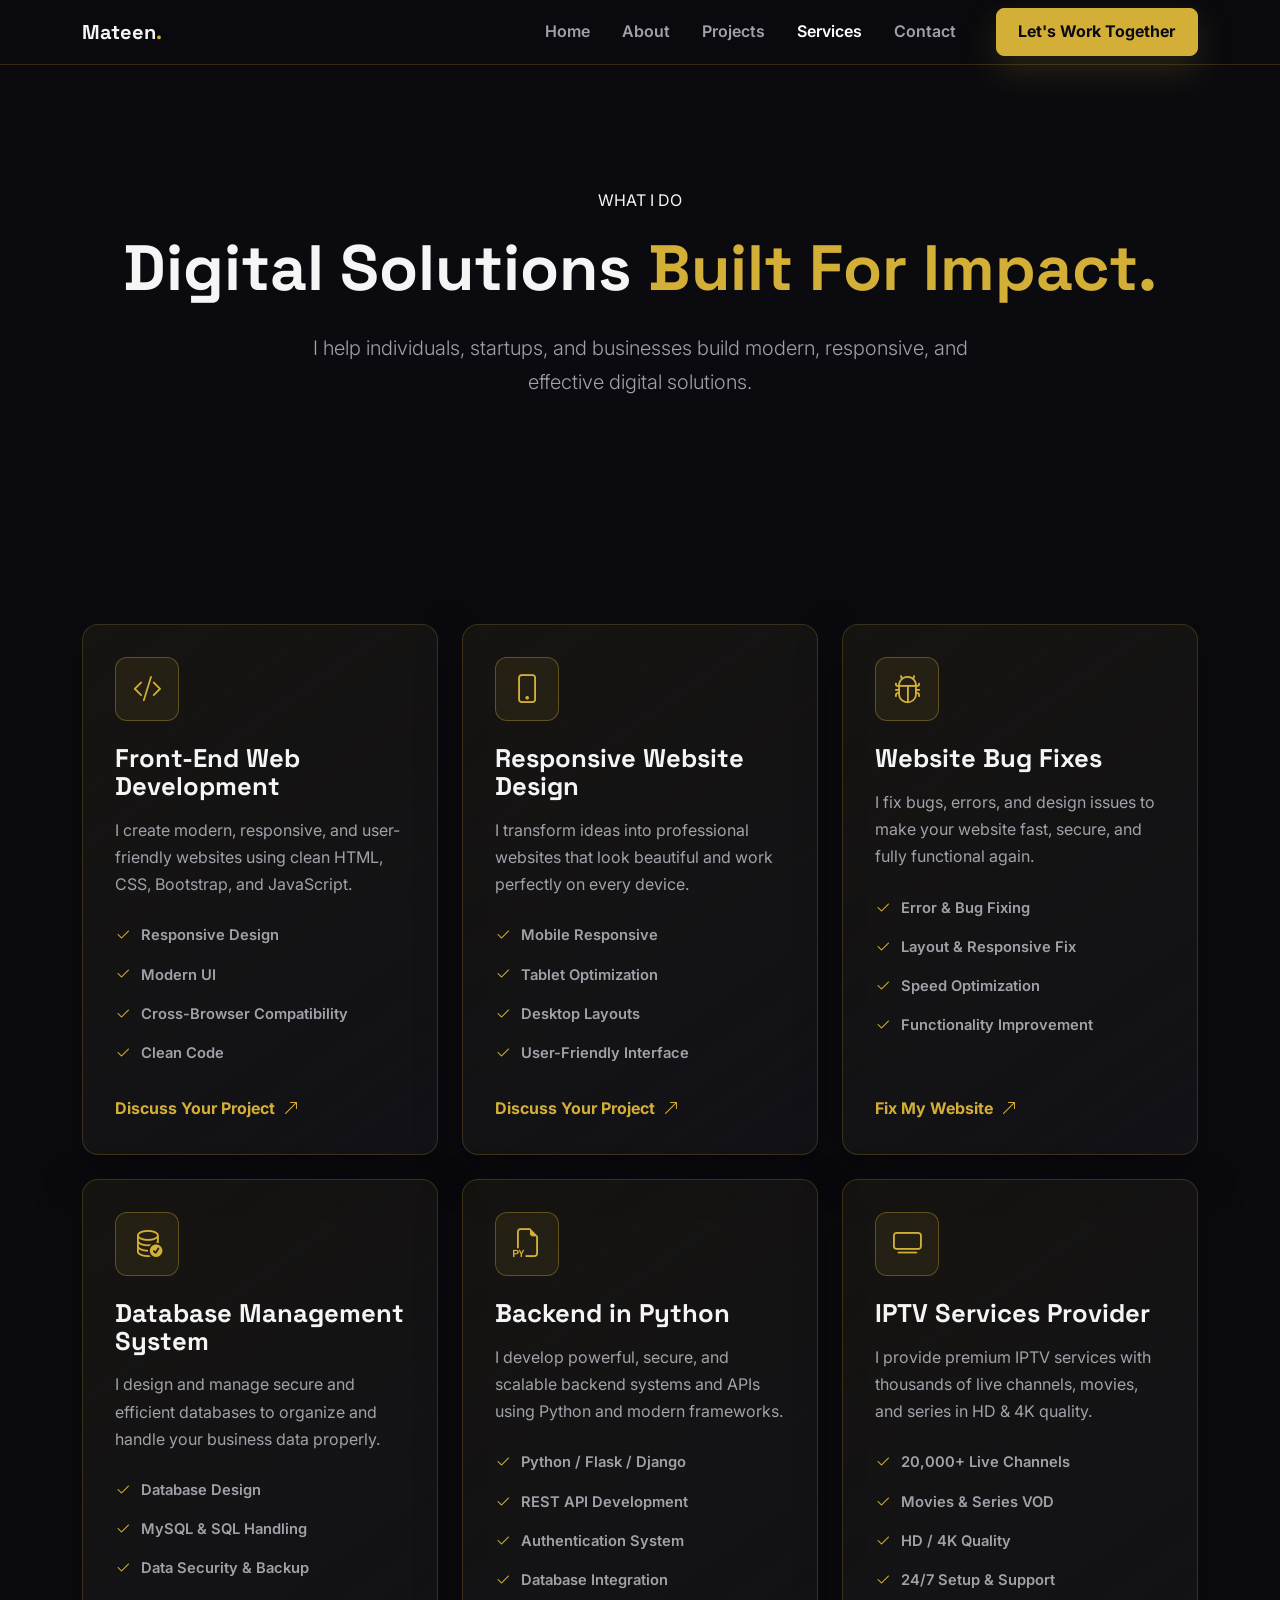
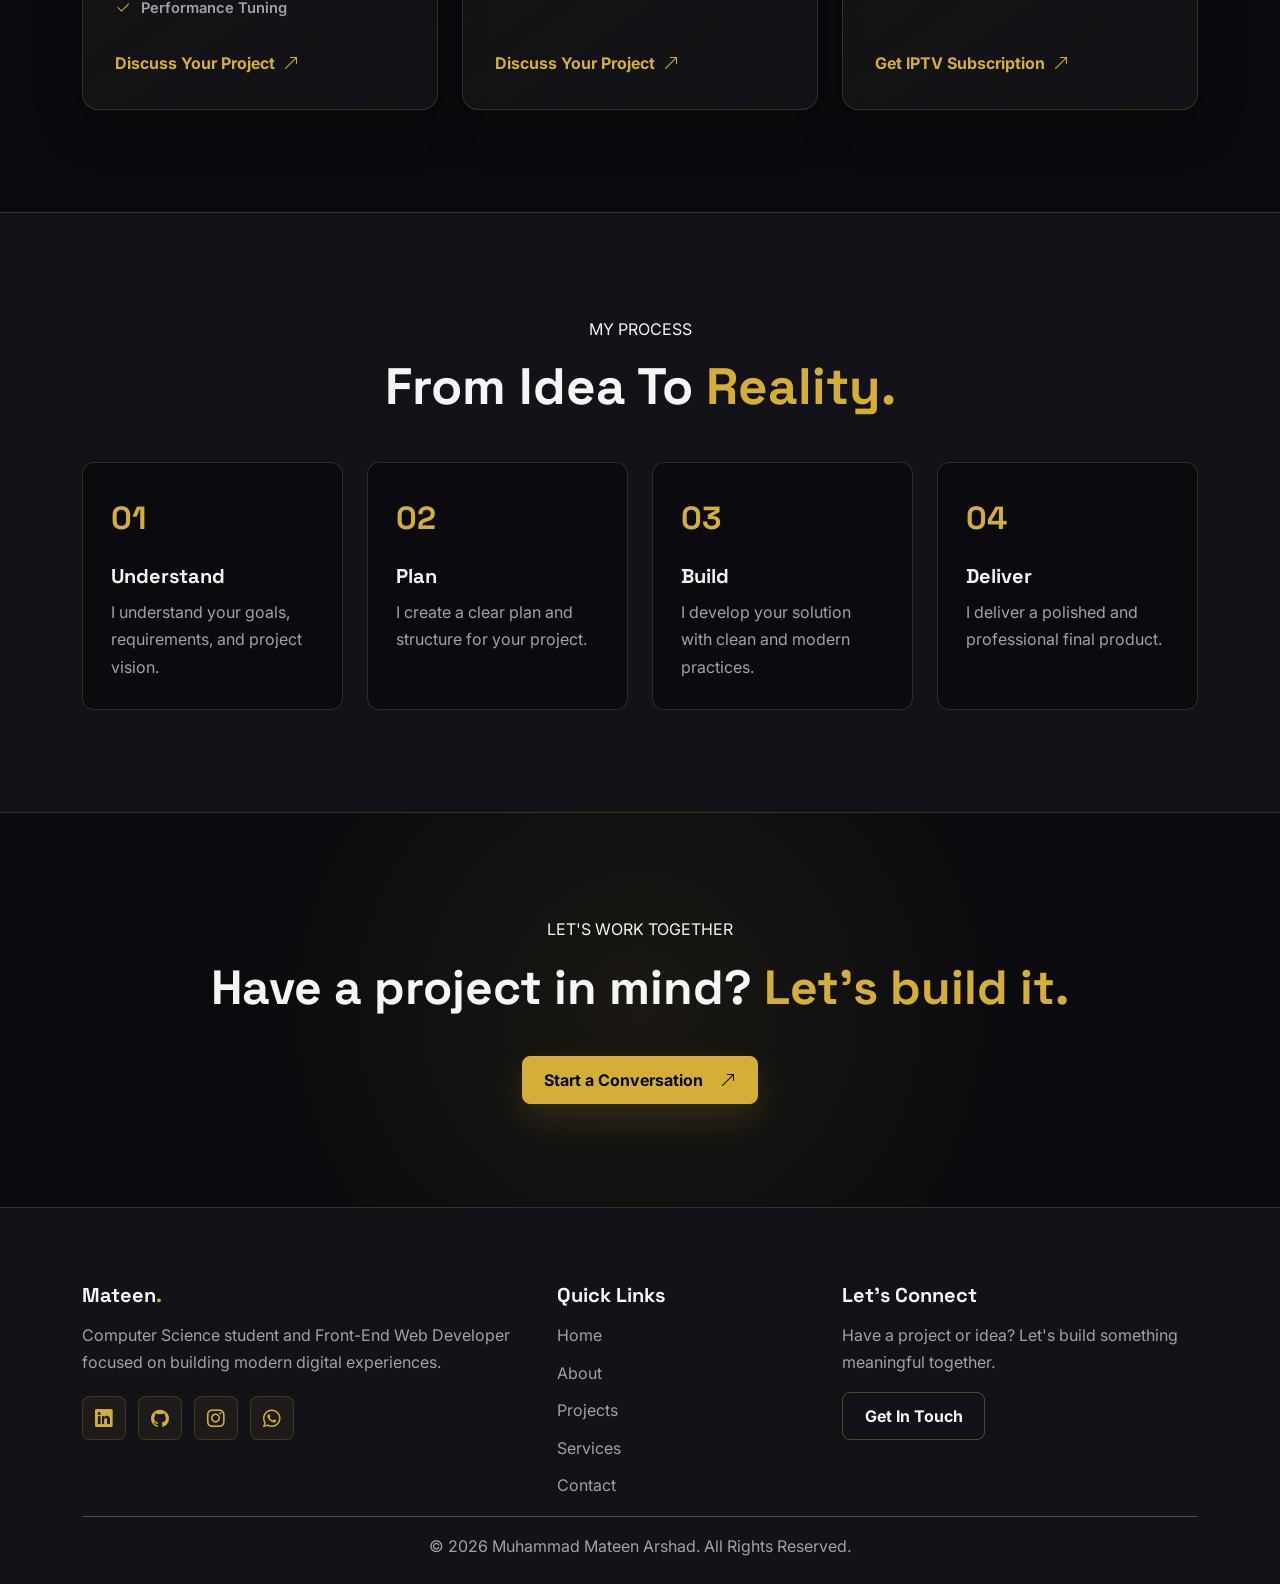
<file: services.html>
<!DOCTYPE html>
<html lang="en">
<head>
    <meta charset="UTF-8">
    <meta name="viewport" content="width=device-width, initial-scale=1.0">

    <title>Services | Mateen Arshad</title>

    <meta name="description"
      content="Explore professional web development, responsive design, website bug fixing, database management, and Python services by Muhammad Mateen Arshad.">

    <!-- Bootstrap -->
    <link href="https://cdn.jsdelivr.net/npm/bootstrap@5.3.3/dist/css/bootstrap.min.css" rel="stylesheet">

    <!-- Bootstrap Icons -->
    <link rel="stylesheet" href="https://cdn.jsdelivr.net/npm/bootstrap-icons@1.11.3/font/bootstrap-icons.min.css">

    <!-- Google Fonts -->
    <link href="https://fonts.googleapis.com/css2?family=Inter:wght@400;500;600;700&family=Space+Grotesk:wght@400;500;600;700&display=swap" rel="stylesheet">

    <!-- Custom CSS -->
    <link rel="stylesheet" href="css/style.css">
      <link rel="icon" type="image/png" href="images/favicon.jpeg">

</head>

<body>

    <div id="pageLoader" class="page-loader">
    <div class="loader-content">

        <div class="loader-logo">
    <img src="images/favicon.jpeg" alt="Mateen Arshad Logo">
</div>
        <div class="loader-line">
            <span></span>
        </div>

        <p>LOADING EXPERIENCE</p>

    </div>
</div>


    <!-- ================= NAVBAR ================= -->
    <nav class="navbar navbar-expand-lg navbar-dark fixed-top premium-navbar">

        <div class="container">

            <a class="navbar-brand fw-bold" href="index.html">
                Mateen<span>.</span>
            </a>

            <button class="navbar-toggler"
                    type="button"
                    data-bs-toggle="collapse"
                    data-bs-target="#mainNavbar">

                <span class="navbar-toggler-icon"></span>

            </button>

            <div class="collapse navbar-collapse" id="mainNavbar">

                <ul class="navbar-nav ms-auto align-items-lg-center gap-lg-3">

                    <li class="nav-item">
                        <a class="nav-link" href="index.html">
                            Home
                        </a>
                    </li>

                    <li class="nav-item">
                        <a class="nav-link" href="about.html">
                            About
                        </a>
                    </li>

                    <li class="nav-item">
                        <a class="nav-link" href="projects.html">
                            Projects
                        </a>
                    </li>

                    <li class="nav-item">
                        <a class="nav-link active" href="services.html">
                            Services
                        </a>
                    </li>

                    <li class="nav-item">
                        <a class="nav-link" href="contact.html">
                            Contact
                        </a>
                    </li>

                    <li class="nav-item ms-lg-3">
                        <a href="contact.html" class="btn btn-gold">
                            Let's Work Together
                        </a>
                    </li>

                </ul>

            </div>

        </div>

    </nav>


    <!-- ================= HERO ================= -->
    <header class="page-hero section-padding text-center">

        <div class="container">

            <span class="section-label">
                WHAT I DO
            </span>

            <h1 class="display-3 fw-bold mt-3">
                Digital Solutions
                <span class="text-gold">Built For Impact.</span>
            </h1>

            <p class="lead  mx-auto mt-4 page-description">

                I help individuals, startups, and businesses build modern,
                responsive, and effective digital solutions.

            </p>

        </div>

    </header>
    <!-- ================= SERVICES ================= -->
    <section class="services-section section-padding">

        <div class="container">

            <div class="row g-4">

                <!-- SERVICE 1 -->
                <div class="col-lg-4 col-md-6">

                    <div class="service-card h-100">

                        <div class="service-icon">
                            <i class="bi bi-code-slash"></i>
                        </div>

                        <h3>
                            Front-End Web Development
                        </h3>

                        <p >

                            I create modern, responsive, and user-friendly websites
                            using clean HTML, CSS, Bootstrap, and JavaScript.

                        </p>

                        <ul class="service-features">

                            <li>
                                <i class="bi bi-check2"></i>
                                Responsive Design
                            </li>

                            <li>
                                <i class="bi bi-check2"></i>
                                Modern UI
                            </li>

                            <li>
                                <i class="bi bi-check2"></i>
                                Cross-Browser Compatibility
                            </li>

                            <li>
                                <i class="bi bi-check2"></i>
                                Clean Code
                            </li>

                        </ul>

                        <a href="contact.html" class="service-link">
                            Discuss Your Project
                            <i class="bi bi-arrow-up-right"></i>
                        </a>

                    </div>

                </div>

                <!-- SERVICE 2 -->
                <div class="col-lg-4 col-md-6">

                    <div class="service-card h-100">

                        <div class="service-icon">
                            <i class="bi bi-phone"></i>
                        </div>

                        <h3>
                            Responsive Website Design
                        </h3>

                        <p >

                            I transform ideas into professional websites that look
                            beautiful and work perfectly on every device.

                        </p>

                        <ul class="service-features">

                            <li>
                                <i class="bi bi-check2"></i>
                                Mobile Responsive
                            </li>

                            <li>
                                <i class="bi bi-check2"></i>
                                Tablet Optimization
                            </li>

                            <li>
                                <i class="bi bi-check2"></i>
                                Desktop Layouts
                            </li>

                            <li>
                                <i class="bi bi-check2"></i>
                                User-Friendly Interface
                            </li>

                        </ul>

                        <a href="contact.html" class="service-link">
                            Discuss Your Project
                            <i class="bi bi-arrow-up-right"></i>
                        </a>

                    </div>

                </div>

                <!-- SERVICE 3 - Website Bug Fixes -->
                <div class="col-lg-4 col-md-6">

                    <div class="service-card h-100">

                        <div class="service-icon">
                            <i class="bi bi-bug"></i>
                        </div>

                        <h3>
                            Website Bug Fixes
                        </h3>

                        <p >

                            I fix bugs, errors, and design issues to make your
                            website fast, secure, and fully functional again.

                        </p>

                        <ul class="service-features">

                            <li>
                                <i class="bi bi-check2"></i>
                                Error & Bug Fixing
                            </li>

                            <li>
                                <i class="bi bi-check2"></i>
                                Layout & Responsive Fix
                            </li>

                            <li>
                                <i class="bi bi-check2"></i>
                                Speed Optimization
                            </li>

                            <li>
                                <i class="bi bi-check2"></i>
                                Functionality Improvement
                            </li>

                        </ul>

                        <a href="contact.html" class="service-link">
                            Fix My Website
                            <i class="bi bi-arrow-up-right"></i>
                        </a>

                    </div>

                </div>

                <!-- SERVICE 4 - Database Management System -->
                <div class="col-lg-4 col-md-6">

                    <div class="service-card h-100">

                        <div class="service-icon">
                            <i class="bi bi-database-check"></i>
                        </div>

                        <h3>
                            Database Management System
                        </h3>

                        <p >

                            I design and manage secure and efficient databases
                            to organize and handle your business data properly.

                        </p>

                        <ul class="service-features">

                            <li>
                                <i class="bi bi-check2"></i>
                                Database Design
                            </li>

                            <li>
                                <i class="bi bi-check2"></i>
                                MySQL & SQL Handling
                            </li>

                            <li>
                                <i class="bi bi-check2"></i>
                                Data Security & Backup
                            </li>

                            <li>
                                <i class="bi bi-check2"></i>
                                Performance Tuning
                            </li>

                        </ul>

                        <a href="contact.html" class="service-link">
                            Discuss Your Project
                            <i class="bi bi-arrow-up-right"></i>
                        </a>

                    </div>

                </div>

                <!-- SERVICE 5 - Backend in Python -->
                <div class="col-lg-4 col-md-6">

                    <div class="service-card h-100">

                        <div class="service-icon">
                            <i class="bi bi-filetype-py"></i>
                        </div>

                        <h3>
                            Backend in Python
                        </h3>

                        <p >

                            I develop powerful, secure, and scalable backend
                            systems and APIs using Python and modern frameworks.

                        </p>

                        <ul class="service-features">

                            <li>
                                <i class="bi bi-check2"></i>
                                Python / Flask / Django
                            </li>

                            <li>
                                <i class="bi bi-check2"></i>
                                REST API Development
                            </li>

                            <li>
                                <i class="bi bi-check2"></i>
                                Authentication System
                            </li>

                            <li>
                                <i class="bi bi-check2"></i>
                                Database Integration
                            </li>

                        </ul>

                        <a href="contact.html" class="service-link">
                            Discuss Your Project
                            <i class="bi bi-arrow-up-right"></i>
                        </a>

                    </div>

                </div>

                <!-- SERVICE 6 - IPTV Services Provider -->
                <div class="col-lg-4 col-md-6">

                    <div class="service-card h-100">

                        <div class="service-icon">
                            <i class="bi bi-tv"></i>
                        </div>

                        <h3>
                            IPTV Services Provider
                        </h3>

                        <p >

                            I provide premium IPTV services with thousands of
                            live channels, movies, and series in HD & 4K quality.

                        </p>

                        <ul class="service-features">

                            <li>
                                <i class="bi bi-check2"></i>
                                20,000+ Live Channels
                            </li>

                            <li>
                                <i class="bi bi-check2"></i>
                                Movies & Series VOD
                            </li>

                            <li>
                                <i class="bi bi-check2"></i>
                                HD / 4K Quality
                            </li>

                            <li>
                                <i class="bi bi-check2"></i>
                                24/7 Setup & Support
                            </li>

                        </ul>

                        <a href="contact.html" class="service-link">
                            Get IPTV Subscription
                            <i class="bi bi-arrow-up-right"></i>
                        </a>

                    </div>

                </div>

            </div>

        </div>

    </section>

 <!-- ================= PROCESS ================= -->
    <section class="process-section section-padding">

        <div class="container">

            <div class="text-center mb-5">

                <span class="section-label">
                    MY PROCESS
                </span>

                <h2 class="mt-3">
                    From Idea To
                    <span class="text-gold">Reality.</span>
                </h2>

            </div>


            <div class="row g-4">

                <div class="col-lg-3 col-md-6">

                    <div class="process-card">

                        <span class="process-number">
                            01
                        </span>

                        <h4>
                            Understand
                        </h4>

                        <p >
                            I understand your goals, requirements, and project vision.
                        </p>

                    </div>

                </div>


                <div class="col-lg-3 col-md-6">

                    <div class="process-card">

                        <span class="process-number">
                            02
                        </span>

                        <h4>
                            Plan
                        </h4>

                        <p >
                            I create a clear plan and structure for your project.
                        </p>

                    </div>

                </div>


                <div class="col-lg-3 col-md-6">

                    <div class="process-card">

                        <span class="process-number">
                            03
                        </span>

                        <h4>
                            Build
                        </h4>

                        <p >
                            I develop your solution with clean and modern practices.
                        </p>

                    </div>

                </div>


                <div class="col-lg-3 col-md-6">

                    <div class="process-card">

                        <span class="process-number">
                            04
                        </span>

                        <h4>
                            Deliver
                        </h4>

                        <p >
                            I deliver a polished and professional final product.
                        </p>

                    </div>

                </div>

            </div>

        </div>

    </section>


    <!-- ================= CTA ================= -->
    <section class="cta-section section-padding text-center">

        <div class="container">

            <span class="section-label">
                LET'S WORK TOGETHER
            </span>

            <h2 class="display-5 fw-bold mt-3">

                Have a project in mind?

                <span class="text-gold">
                    Let's build it.
                </span>

            </h2>

            <a href="contact.html" class="btn btn-gold mt-4">

                Start a Conversation

                <i class="bi bi-arrow-up-right ms-2"></i>

            </a>

        </div>

    </section>


    <!-- ================= FOOTER ================= -->
    <footer class="footer-section">

        <div class="container">

            <div class="row g-4">

                <div class="col-lg-5">

                    <h4>
                        Mateen<span class="text-gold">.</span>
                    </h4>

                    <p class=" mt-3">

                        Computer Science student and Front-End Web Developer
                        focused on building modern digital experiences.

                    </p>

                 <div class="social-links" aria-label="Social media links">
                    <a href="https://www.linkedin.com/in/muhammad-mateen-arshad-567356253?utm_source=share_via&utm_content=profile&utm_medium=member_android" aria-label="LinkedIn"><i class="bi bi-linkedin"></i></a>
                    <a href="https://github.com/mateenarshad5046" aria-label="GitHub"><i class="bi bi-github"></i></a>
                    <a href="https://www.instagram.com/matee.n_arshad?igsh=MTRvaGc5ajFueTl2bQ==" aria-label="Instagram"><i class="bi bi-instagram"></i></a>
                     <a href="https://wa.me/923294718074"aria-label="WhatsApp"target="_blank"><i class="bi bi-whatsapp"></i></a>
                 </div>

                </div>


                <div class="col-lg-3 col-md-6">

                    <h5>
                        Quick Links
                    </h5>

                    <ul class="footer-links">

                        <li>
                            <a href="index.html">
                                Home
                            </a>
                        </li>

                        <li>
                            <a href="about.html">
                                About
                            </a>
                        </li>

                        <li>
                            <a href="projects.html">
                                Projects
                            </a>
                        </li>

                        <li>
                            <a href="services.html">
                                Services
                            </a>
                        </li>

                        <li>
                            <a href="contact.html">
                                Contact
                            </a>
                        </li>

                    </ul>

                </div>


                <div class="col-lg-4 col-md-6">

                    <h5>
                        Let's Connect
                    </h5>

                    <p >
                        Have a project or idea? Let's build something meaningful together.
                    </p>

                    <a href="contact.html" class="btn btn-outline-gold">
                        Get In Touch
                    </a>

                </div>

            </div>


            <hr class="footer-divider">


            <div class="text-center">

                <p class=" mb-0">

                    © 2026 Muhammad Mateen Arshad.
                    All Rights Reserved.

                </p>

            </div>

        </div>

    </footer>


    <!-- Bootstrap JS -->
    <script src="https://cdn.jsdelivr.net/npm/bootstrap@5.3.3/dist/js/bootstrap.bundle.min.js"></script>
<script src="js/js/main.js"></script>
</body>
</html>
</file>
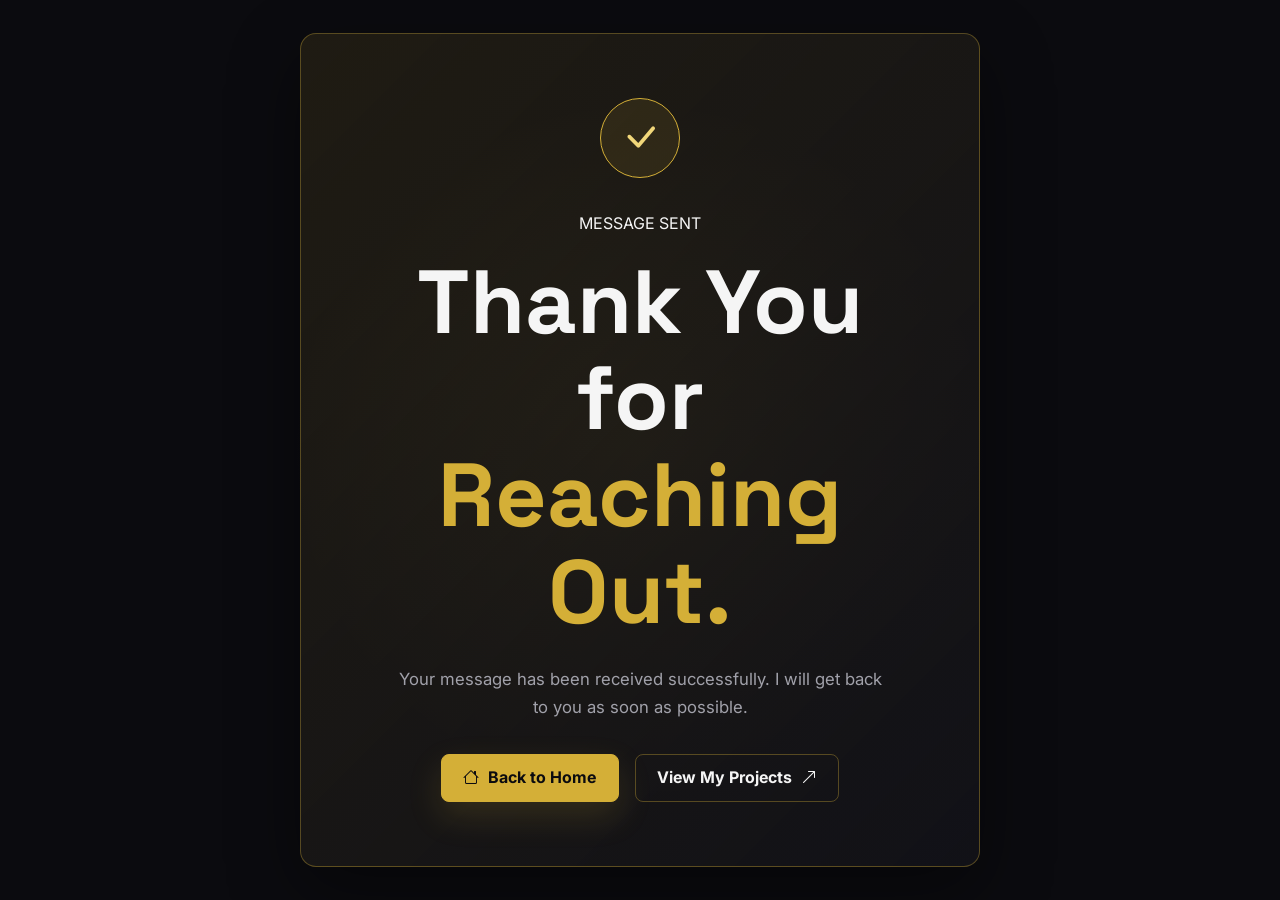
<file: thankyou.html>
<!DOCTYPE html>
<html lang="en">

<head>
    <meta charset="UTF-8">
    <meta name="viewport" content="width=device-width, initial-scale=1.0">

    <title>Thank You | Mateen Arshad</title>

    <!-- Bootstrap CSS -->
    <link
        href="https://cdn.jsdelivr.net/npm/bootstrap@5.3.3/dist/css/bootstrap.min.css"
        rel="stylesheet"
    >

    <!-- Bootstrap Icons -->
    <link
        rel="stylesheet"
        href="https://cdn.jsdelivr.net/npm/bootstrap-icons@1.11.3/font/bootstrap-icons.min.css"
    >

    <!-- Custom CSS -->
    <link rel="stylesheet" href="css/style.css">
      <link rel="icon" type="image/png" href="images/favicon.jpeg">

</head>

<body>

    <div id="pageLoader" class="page-loader">
    <div class="loader-content">

      <div class="loader-logo">
    <img src="images/favicon.jpeg" alt="Mateen Arshad Logo">
</div>

        <div class="loader-line">
            <span></span>
        </div>

        <p>LOADING EXPERIENCE</p>

    </div>
</div>
    <main class="thankyou-page">

        <div class="thankyou-card">

            <div class="thankyou-icon">
                <i class="bi bi-check-lg"></i>
            </div>

            <span class="section-label">
                MESSAGE SENT
            </span>

            <h1>
                Thank You for
                <span class="text-gold">Reaching Out.</span>
            </h1>

            <p>
                Your message has been received successfully.
                I will get back to you as soon as possible.
            </p>

            <div class="thankyou-actions">

                <a href="index.html" class="btn btn-gold">
                    <i class="bi bi-house"></i>
                    Back to Home
                </a>

                <a href="projects.html" class="btn btn-outline-gold">
                    View My Projects
                    <i class="bi bi-arrow-up-right"></i>
                </a>

            </div>

        </div>

    </main>
<script src="js/js/main.js"></script>
</body>

</html>
</file>
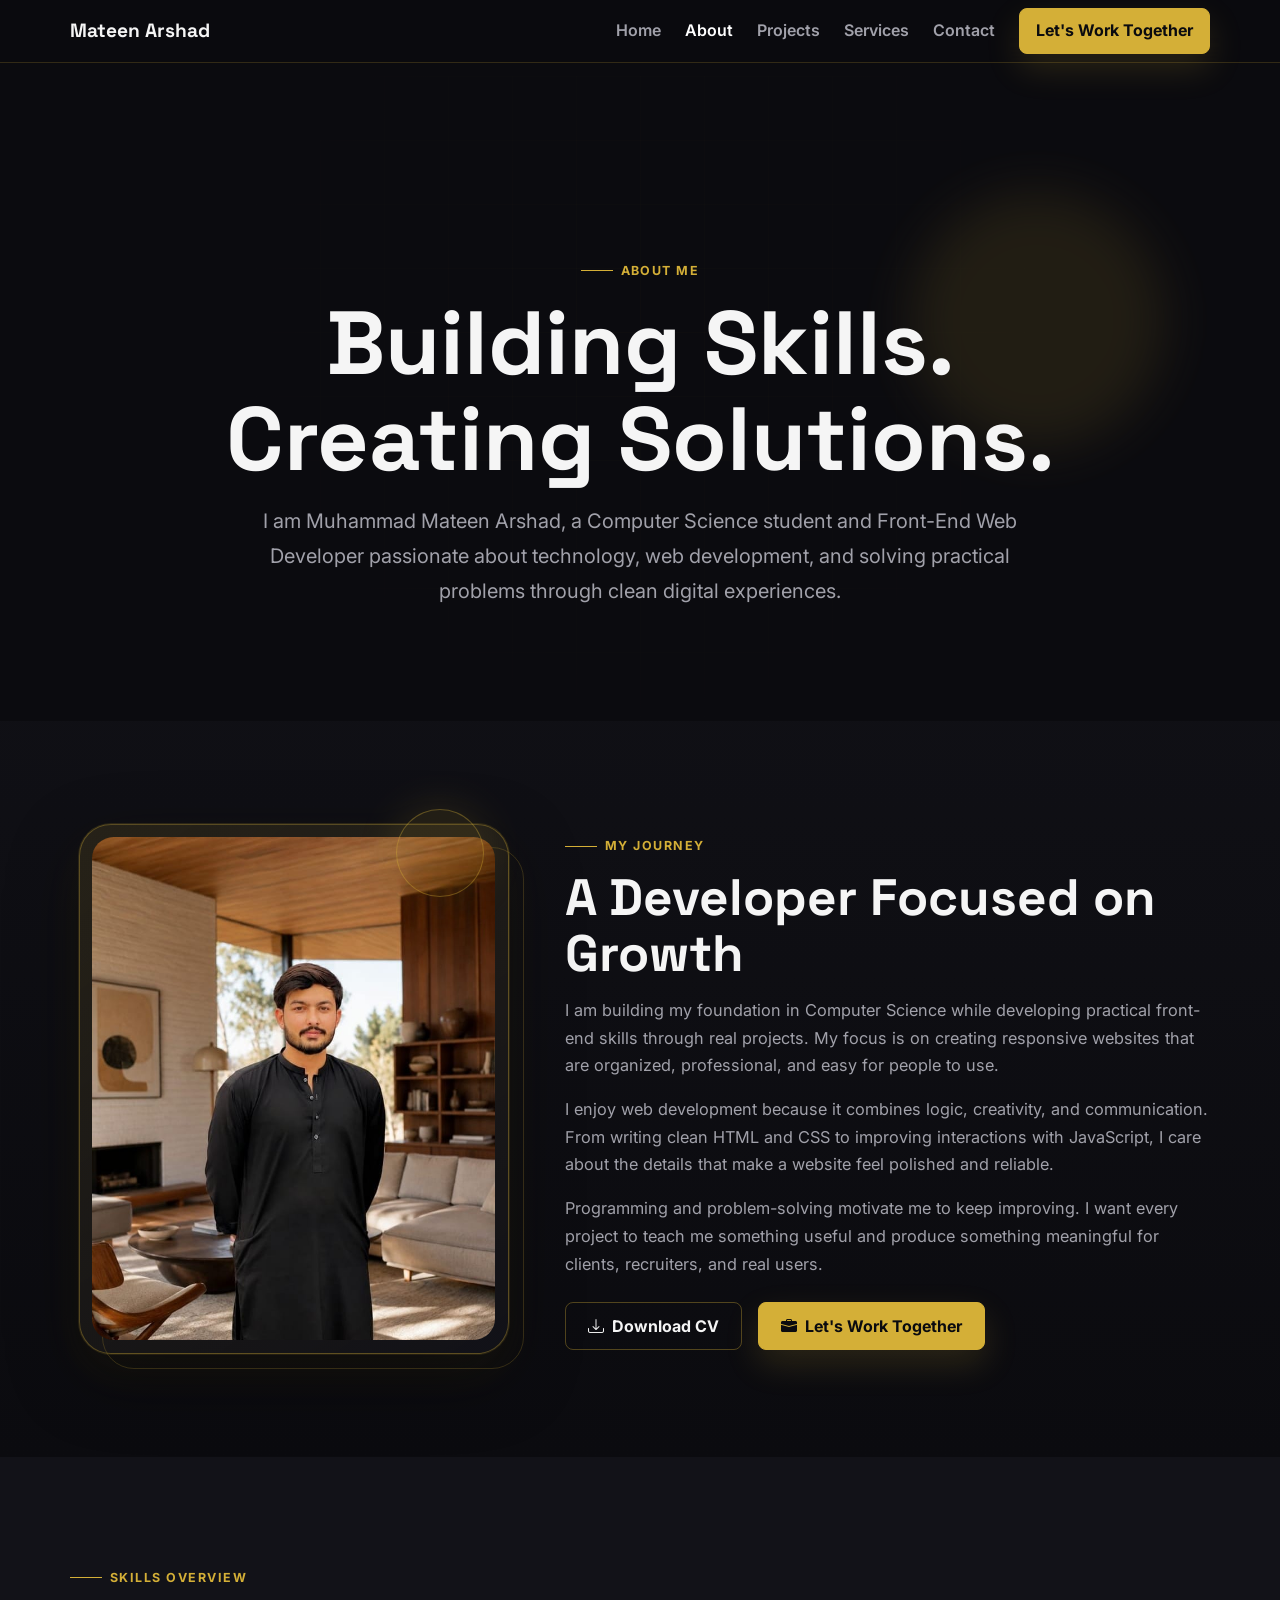
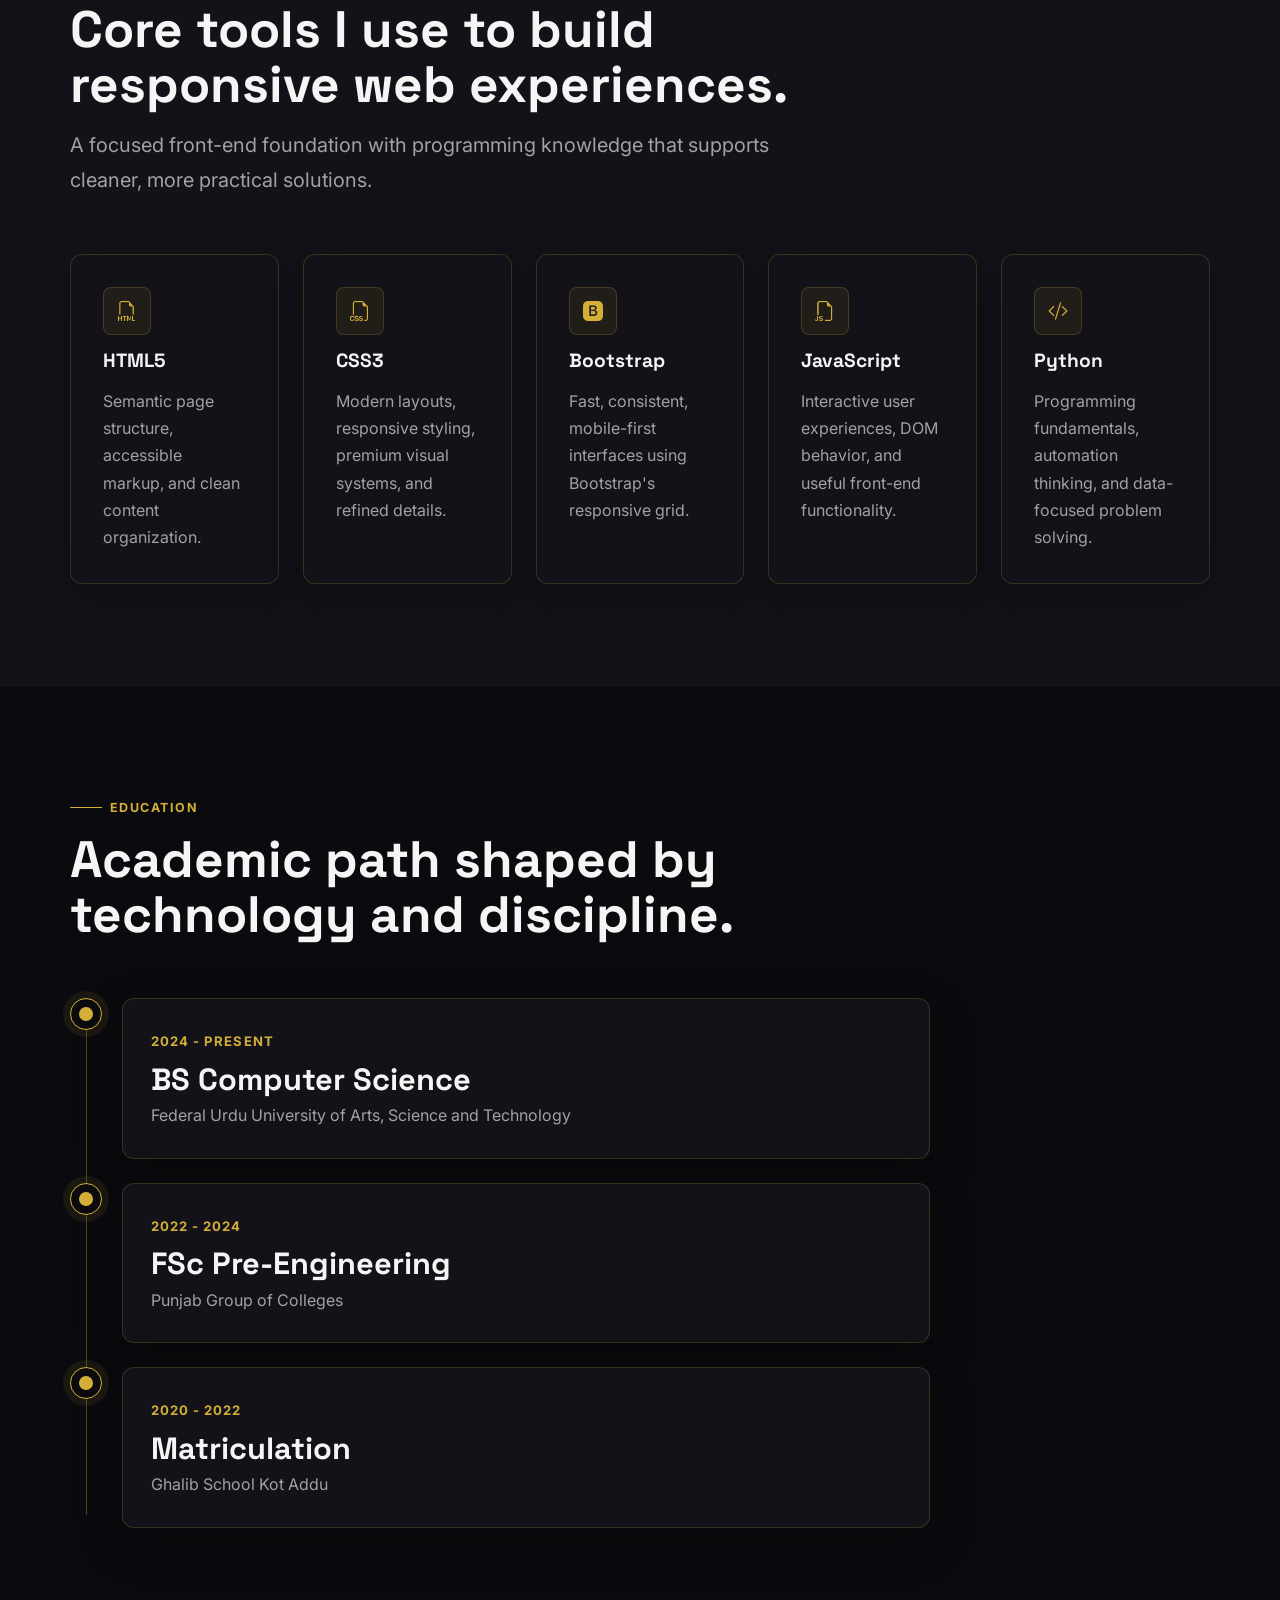
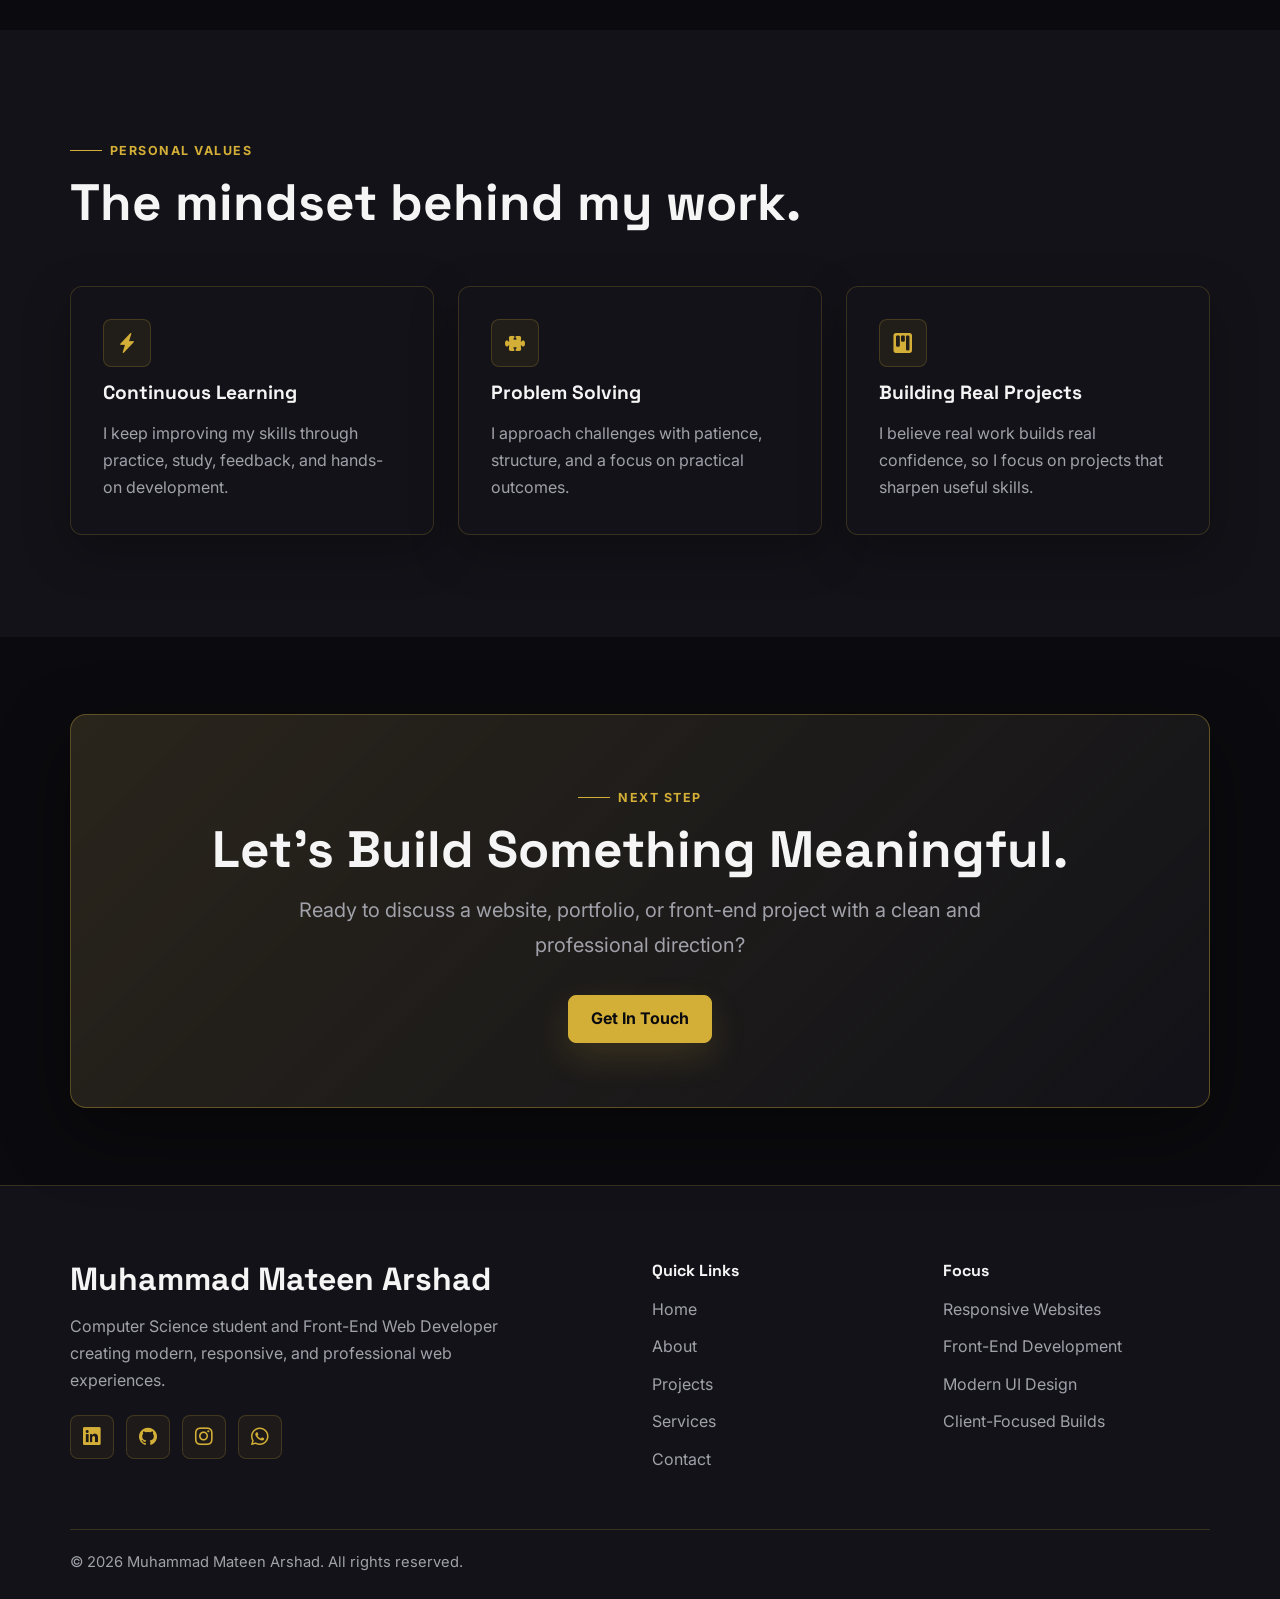
<file: portfolio/about.html>
<!DOCTYPE html>
<html lang="en">
<head>
  <meta charset="UTF-8">
  <meta name="viewport" content="width=device-width, initial-scale=1.0">
  <meta name="description" content="Learn about Muhammad Mateen Arshad, a Computer Science student and Front-End Web Developer passionate about technology, web development, and problem-solving.">
  <title>About | Mateen Arshad</title>
  <meta name="description"
      content="Learn more about Muhammad Mateen Arshad, a Computer Science student and Front-End Web Developer passionate about modern web technologies.">
  <link href="https://cdn.jsdelivr.net/npm/bootstrap@5.3.3/dist/css/bootstrap.min.css" rel="stylesheet">
  <link rel="stylesheet" href="https://cdn.jsdelivr.net/npm/bootstrap-icons@1.11.3/font/bootstrap-icons.min.css">
  <link rel="stylesheet" href="css/style.css">
    <link rel="icon" type="image/png" href="images/favicon.jpeg">
</head>
<body>

  <div id="pageLoader" class="page-loader">
    <div class="loader-content">

        <div class="loader-logo">
    <img src="images/favicon.jpeg" alt="Mateen Arshad Logo">
</div>

        <div class="loader-line">
            <span></span>
        </div>

        <p>LOADING EXPERIENCE</p>

    </div>
</div>
  <header class="site-header">
    <nav class="navbar navbar-expand-lg navbar-dark navbar-premium fixed-top">
      <div class="container-custom">
        <a class="navbar-brand brand-mark" href="index.html" aria-label="Mateen Arshad homepage">
          Mateen Arshad
        </a>

        <button class="navbar-toggler" type="button" data-bs-toggle="collapse" data-bs-target="#mainNavbar" aria-controls="mainNavbar" aria-expanded="false" aria-label="Toggle navigation">
          <span class="navbar-toggler-icon"></span>
        </button>

        <div class="collapse navbar-collapse" id="mainNavbar">
          <ul class="navbar-nav ms-auto align-items-lg-center gap-lg-2">
            <li class="nav-item"><a class="nav-link" href="index.html">Home</a></li>
            <li class="nav-item"><a class="nav-link active" href="about.html" aria-current="page">About</a></li>
            <li class="nav-item"><a class="nav-link" href="projects.html">Projects</a></li>
            <li class="nav-item"><a class="nav-link" href="services.html">Services</a></li>
            <li class="nav-item"><a class="nav-link" href="contact.html">Contact</a></li>
          </ul>
          <a class="btn btn-gold navbar-cta ms-lg-3 mt-3 mt-lg-0" href="contact.html">
            Let's Work Together
          </a>
        </div>
      </div>
    </nav>
  </header>

  <main>
    <section class="page-hero">
      <div class="hero-grid" aria-hidden="true"></div>
      <div class="hero-glow hero-glow-primary" aria-hidden="true"></div>
      <div class="container-custom position-relative">
        <div class="page-hero-content">
          <span class="section-eyebrow justify-content-center">About Me</span>
          <h1 class="display-heading">Building Skills. Creating Solutions.</h1>
          <p class="lead-text mx-auto">
            I am Muhammad Mateen Arshad, a Computer Science student and Front-End Web Developer passionate about technology, web development, and solving practical problems through clean digital experiences.
          </p>
        </div>
      </div>
    </section>

    <section class="section-padding about-main-section">
      <div class="container-custom">
        <div class="row align-items-center g-5">
          <div class="col-lg-5">
            <div class="about-image-frame">
              <div class="about-image-accent" aria-hidden="true"></div>
              <img src="images/projects/profile image.jpeg" alt="Portrait of Muhammad Mateen Arshad" class="about-profile-image">
            </div>
          </div>

          <div class="col-lg-7">
            <div class="about-content">
              <span class="section-eyebrow">My Journey</span>
              <h2 class="section-heading">A Developer Focused on Growth</h2>
              <p>
                I am building my foundation in Computer Science while developing practical front-end skills through real projects. My focus is on creating responsive websites that are organized, professional, and easy for people to use.
              </p>
              <p>
                I enjoy web development because it combines logic, creativity, and communication. From writing clean HTML and CSS to improving interactions with JavaScript, I care about the details that make a website feel polished and reliable.
              </p>
              <p>
                Programming and problem-solving motivate me to keep improving. I want every project to teach me something useful and produce something meaningful for clients, recruiters, and real users.
              </p>
              <div class="d-flex flex-column flex-sm-row gap-3 mt-4">
                <a class="btn btn-outline-gold" href="images/projects/CV.png" aria-label="Download Muhammad Mateen Arshad CV">
                  <i class="bi bi-download" aria-hidden="true"></i>
                  Download CV
                </a>
                <a class="btn btn-gold" href="contact.html">
                  <i class="bi bi-briefcase-fill" aria-hidden="true"></i>
                  Let's Work Together
                </a>
              </div>
            </div>
          </div>
        </div>
      </div>
    </section>

    <section class="section-padding bg-secondary-custom">
      <div class="container-custom">
        <div class="section-title">
          <span class="section-eyebrow">Skills Overview</span>
          <h2 class="section-heading">Core tools I use to build responsive web experiences.</h2>
          <p class="lead-text">A focused front-end foundation with programming knowledge that supports cleaner, more practical solutions.</p>
        </div>

        <div class="row g-4">
          <div class="col-sm-6 col-lg">
            <article class="premium-card skill-card">
              <div class="icon-box"><i class="bi bi-filetype-html" aria-hidden="true"></i></div>
              <h3>HTML5</h3>
              <p>Semantic page structure, accessible markup, and clean content organization.</p>
            </article>
          </div>
          <div class="col-sm-6 col-lg">
            <article class="premium-card skill-card">
              <div class="icon-box"><i class="bi bi-filetype-css" aria-hidden="true"></i></div>
              <h3>CSS3</h3>
              <p>Modern layouts, responsive styling, premium visual systems, and refined details.</p>
            </article>
          </div>
          <div class="col-sm-6 col-lg">
            <article class="premium-card skill-card">
              <div class="icon-box"><i class="bi bi-bootstrap-fill" aria-hidden="true"></i></div>
              <h3>Bootstrap</h3>
              <p>Fast, consistent, mobile-first interfaces using Bootstrap's responsive grid.</p>
            </article>
          </div>
          <div class="col-sm-6 col-lg">
            <article class="premium-card skill-card">
              <div class="icon-box"><i class="bi bi-filetype-js" aria-hidden="true"></i></div>
              <h3>JavaScript</h3>
              <p>Interactive user experiences, DOM behavior, and useful front-end functionality.</p>
            </article>
          </div>
          <div class="col-sm-6 col-lg">
            <article class="premium-card skill-card">
              <div class="icon-box"><i class="bi bi-code-slash" aria-hidden="true"></i></div>
              <h3>Python</h3>
              <p>Programming fundamentals, automation thinking, and data-focused problem solving.</p>
            </article>
          </div>
        </div>
      </div>
    </section>

    <section class="section-padding">
      <div class="container-custom">
        <div class="section-title">
          <span class="section-eyebrow">Education</span>
          <h2 class="section-heading">Academic path shaped by technology and discipline.</h2>
        </div>

        <div class="timeline">
          <article class="timeline-item">
            <div class="timeline-dot" aria-hidden="true"></div>
            <div class="timeline-content">
              <span class="timeline-date">2024 - Present</span>
              <h3>BS Computer Science</h3>
              <p>Federal Urdu University of Arts, Science and Technology</p>
            </div>
          </article>
          <article class="timeline-item">
            <div class="timeline-dot" aria-hidden="true"></div>
            <div class="timeline-content">
              <span class="timeline-date">2022 - 2024</span>
              <h3>FSc Pre-Engineering</h3>
              <p>Punjab Group of Colleges</p>
            </div>
          </article>
          <article class="timeline-item">
            <div class="timeline-dot" aria-hidden="true"></div>
            <div class="timeline-content">
              <span class="timeline-date">2020 - 2022</span>
              <h3>Matriculation</h3>
              <p>Ghalib School Kot Addu</p>
            </div>
          </article>
        </div>
      </div>
    </section>

    <section class="section-padding bg-secondary-custom">
      <div class="container-custom">
        <div class="section-title">
          <span class="section-eyebrow">Personal Values</span>
          <h2 class="section-heading">The mindset behind my work.</h2>
        </div>

        <div class="row g-4">
          <div class="col-md-4">
            <article class="premium-card value-card">
              <div class="icon-box"><i class="bi bi-lightning-charge-fill" aria-hidden="true"></i></div>
              <h3>Continuous Learning</h3>
              <p>I keep improving my skills through practice, study, feedback, and hands-on development.</p>
            </article>
          </div>
          <div class="col-md-4">
            <article class="premium-card value-card">
              <div class="icon-box"><i class="bi bi-puzzle-fill" aria-hidden="true"></i></div>
              <h3>Problem Solving</h3>
              <p>I approach challenges with patience, structure, and a focus on practical outcomes.</p>
            </article>
          </div>
          <div class="col-md-4">
            <article class="premium-card value-card">
              <div class="icon-box"><i class="bi bi-kanban-fill" aria-hidden="true"></i></div>
              <h3>Building Real Projects</h3>
              <p>I believe real work builds real confidence, so I focus on projects that sharpen useful skills.</p>
            </article>
          </div>
        </div>
      </div>
    </section>

    <section class="section-padding-sm">
      <div class="container-custom">
        <div class="cta-panel text-center">
          <span class="section-eyebrow justify-content-center">Next Step</span>
          <h2 class="section-heading">Let's Build Something Meaningful.</h2>
          <p class="lead-text mx-auto">Ready to discuss a website, portfolio, or front-end project with a clean and professional direction?</p>
          <a class="btn btn-gold mt-3" href="contact.html">Get In Touch</a>
        </div>
      </div>
    </section>
  </main>

  <footer class="site-footer">
    <div class="container-custom">
      <div class="row g-4 align-items-start">
        <div class="col-lg-5">
          <h2 class="footer-name">Muhammad Mateen Arshad</h2>
          <p>Computer Science student and Front-End Web Developer creating modern, responsive, and professional web experiences.</p>
          <div class="social-links" aria-label="Social media links">
            <a href="https://www.linkedin.com/in/muhammad-mateen-arshad-567356253?utm_source=share_via&utm_content=profile&utm_medium=member_android" aria-label="LinkedIn"><i class="bi bi-linkedin"></i></a>
            <a href="https://github.com/mateenarshad5046" aria-label="GitHub"><i class="bi bi-github"></i></a>
            <a href="https://www.instagram.com/matee.n_arshad?igsh=MTRvaGc5ajFueTl2bQ==" aria-label="Instagram"><i class="bi bi-instagram"></i></a>
            <a href="https://wa.me/923294718074"aria-label="WhatsApp"target="_blank"><i class="bi bi-whatsapp"></i></a>
          </div>
        </div>

        <div class="col-sm-6 col-lg-3 offset-lg-1">
          <h3 class="footer-heading">Quick Links</h3>
          <ul class="footer-links">
            <li><a href="index.html">Home</a></li>
            <li><a href="about.html">About</a></li>
            <li><a href="projects.html">Projects</a></li>
            <li><a href="services.html">Services</a></li>
            <li><a href="contact.html">Contact</a></li>
          </ul>
        </div>

        <div class="col-sm-6 col-lg-3">
          <h3 class="footer-heading">Focus</h3>
          <ul class="footer-links">
            <li>Responsive Websites</li>
            <li>Front-End Development</li>
            <li>Modern UI Design</li>
            <li>Client-Focused Builds</li>
          </ul>
        </div>
      </div>

      <div class="footer-bottom">
        <p>&copy; 2026 Muhammad Mateen Arshad. All rights reserved.</p>
      </div>
    </div>
  </footer>

  <script src="https://cdn.jsdelivr.net/npm/bootstrap@5.3.3/dist/js/bootstrap.bundle.min.js"></script>
  <script src="js/script.js"></script>
  <script src="js/js/main.js"></script>
</body>
</html>
</file>
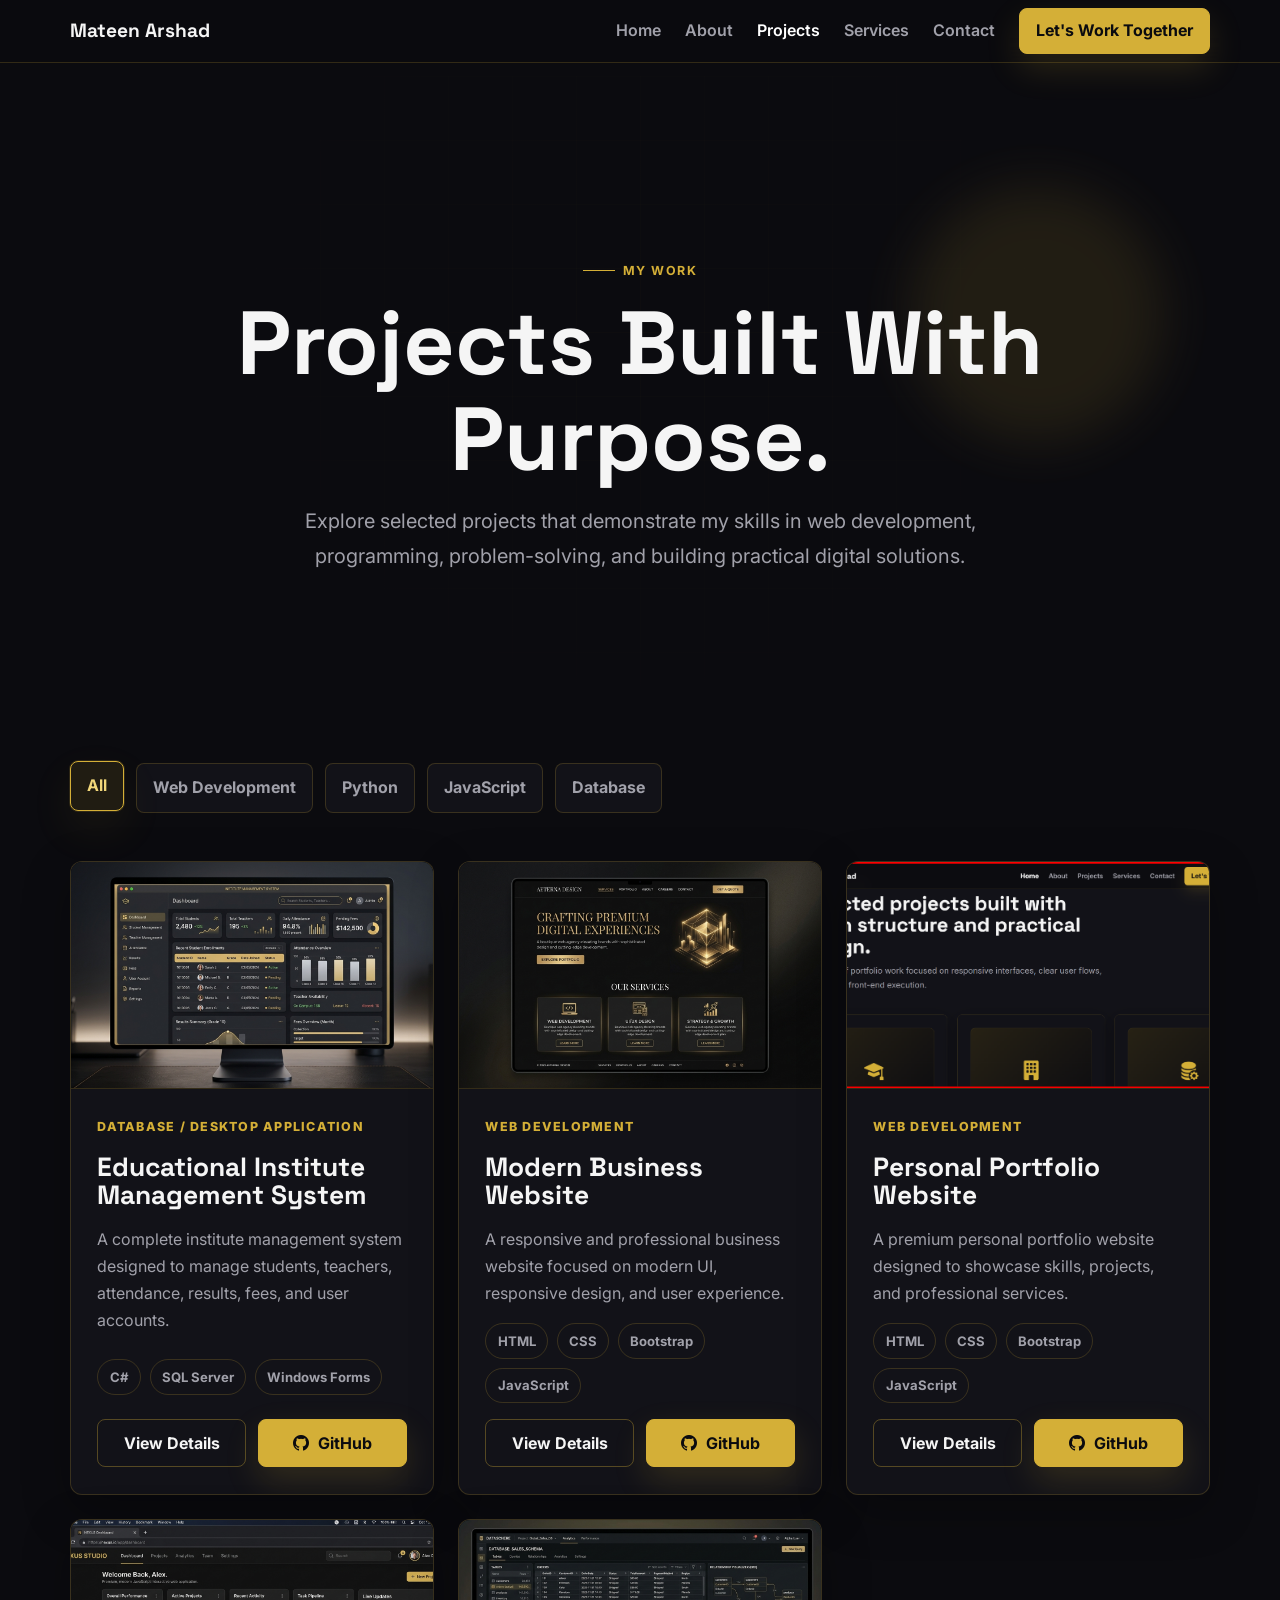
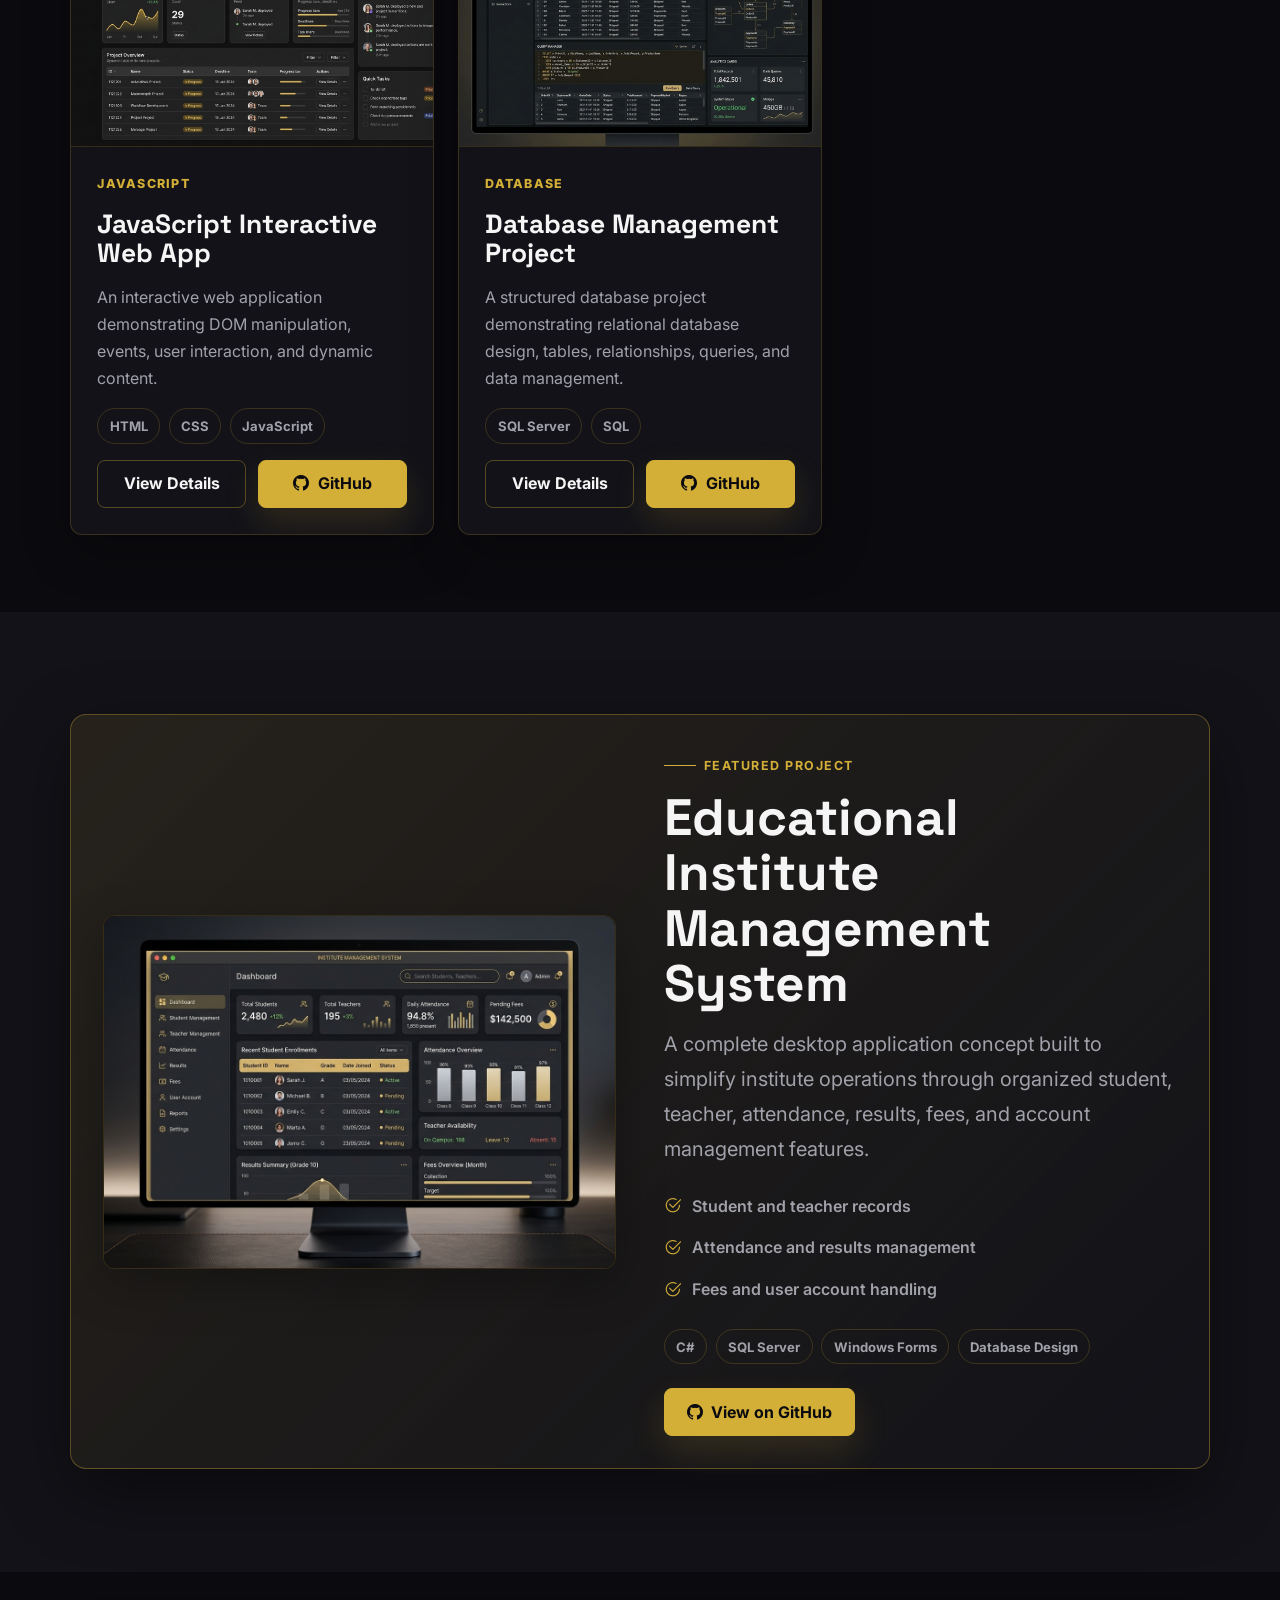
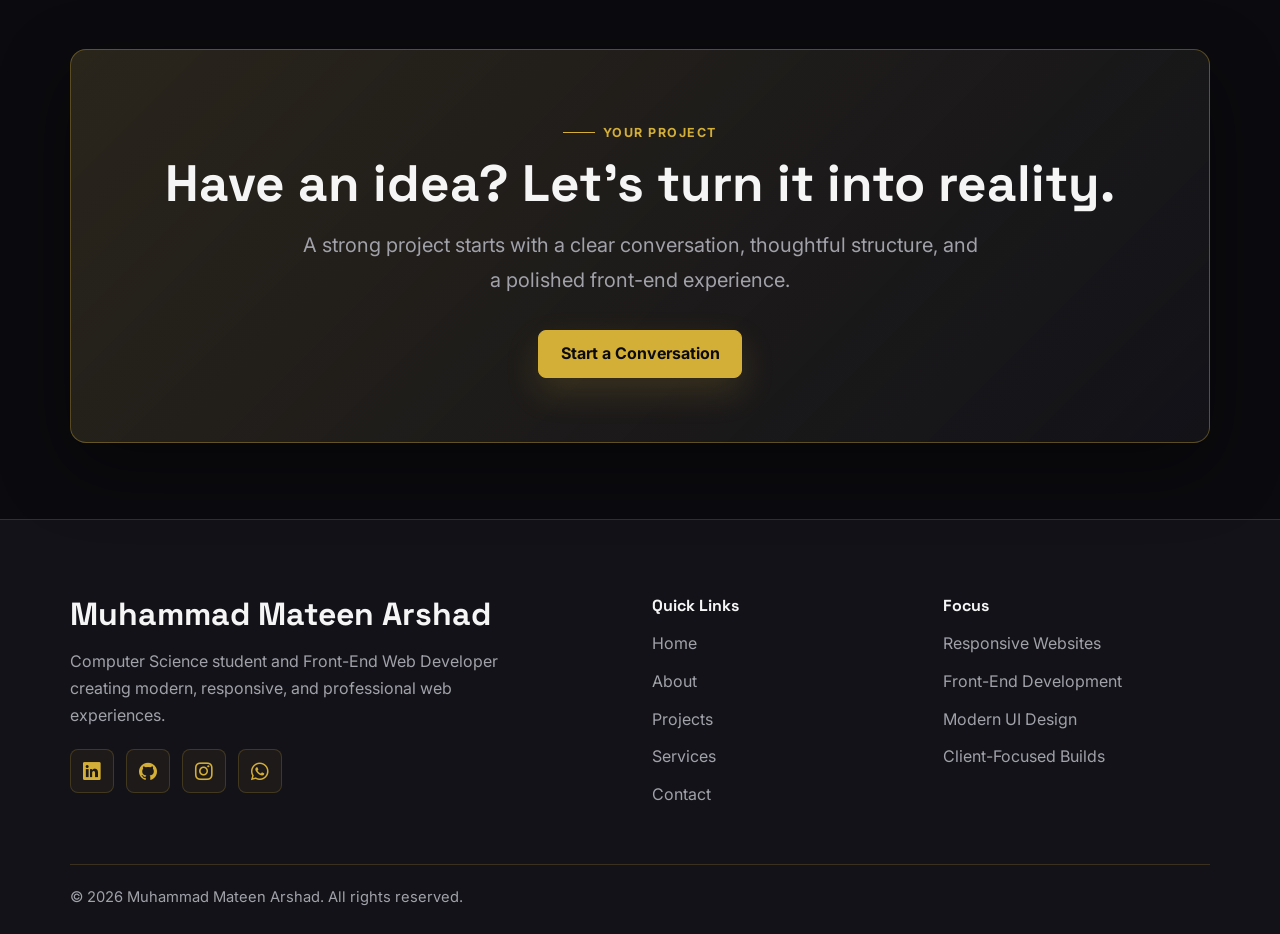
<file: portfolio/projects.html>
<!DOCTYPE html>
<html lang="en">
<head>
  <meta charset="UTF-8">
  <meta name="viewport" content="width=device-width, initial-scale=1.0">
  <meta name="description" content="Explore projects by Muhammad Mateen Arshad in web development, programming, databases, Python, and JavaScript.">
  <title>Projects | Mateen Arshad</title>
  <meta name="description"
      content="Explore the projects of Muhammad Mateen Arshad, including web development, JavaScript, Python, database, and software projects.">
  <link href="https://cdn.jsdelivr.net/npm/bootstrap@5.3.3/dist/css/bootstrap.min.css" rel="stylesheet">
  <link rel="stylesheet" href="https://cdn.jsdelivr.net/npm/bootstrap-icons@1.11.3/font/bootstrap-icons.min.css">
  <link rel="stylesheet" href="css/style.css">
    <link rel="icon" type="image/png" href="images/favicon.jpeg">

</head>
<body>

  <div id="pageLoader" class="page-loader">
    <div class="loader-content">

       <div class="loader-logo">
    <img src="images/favicon.jpeg" alt="Mateen Arshad Logo">
</div>

        <div class="loader-line">
            <span></span>
        </div>

        <p>LOADING EXPERIENCE</p>

    </div>
</div>
  <header class="site-header">
    <nav class="navbar navbar-expand-lg navbar-dark navbar-premium fixed-top">
      <div class="container-custom">
        <a class="navbar-brand brand-mark" href="index.html" aria-label="Mateen Arshad homepage">
          Mateen Arshad
        </a>

        <button class="navbar-toggler" type="button" data-bs-toggle="collapse" data-bs-target="#mainNavbar" aria-controls="mainNavbar" aria-expanded="false" aria-label="Toggle navigation">
          <span class="navbar-toggler-icon"></span>
        </button>

        <div class="collapse navbar-collapse" id="mainNavbar">
          <ul class="navbar-nav ms-auto align-items-lg-center gap-lg-2">
            <li class="nav-item"><a class="nav-link" href="index.html">Home</a></li>
            <li class="nav-item"><a class="nav-link" href="about.html">About</a></li>
            <li class="nav-item"><a class="nav-link active" href="projects.html" aria-current="page">Projects</a></li>
            <li class="nav-item"><a class="nav-link" href="services.html">Services</a></li>
            <li class="nav-item"><a class="nav-link" href="contact.html">Contact</a></li>
          </ul>
          <a class="btn btn-gold navbar-cta ms-lg-3 mt-3 mt-lg-0" href="contact.html">
            Let's Work Together
          </a>
        </div>
      </div>
    </nav>
  </header>

  <main>
    <section class="page-hero">
      <div class="hero-grid" aria-hidden="true"></div>
      <div class="hero-glow hero-glow-primary" aria-hidden="true"></div>
      <div class="container-custom position-relative">
        <div class="page-hero-content">
          <span class="section-eyebrow justify-content-center">My Work</span>
          <h1 class="display-heading">Projects Built With Purpose.</h1>
          <p class="lead-text mx-auto">
            Explore selected projects that demonstrate my skills in web development, programming, problem-solving, and building practical digital solutions.
          </p>
        </div>
      </div>
    </section>

    <section class="section-padding-sm project-showcase-section">
      <div class="container-custom">
        <div class="project-filter-bar" aria-label="Project filters">
          <button class="filter-btn active" type="button" data-filter="all">All</button>
          <button class="filter-btn" type="button" data-filter="web">Web Development</button>
          <button class="filter-btn" type="button" data-filter="python">Python</button>
          <button class="filter-btn" type="button" data-filter="javascript">JavaScript</button>
          <button class="filter-btn" type="button" data-filter="database">Database</button>
        </div>

        <div class="row g-4 project-grid" id="projectGrid">
          <div class="col-md-6 col-xl-4 project-item" data-category="database">
            <article class="premium-card showcase-card">
              <a class="showcase-image-link" href="#" aria-label="View Educational Institute Management System details">
                <img src="images/projects/Student Management System.jpeg" alt="Educational Institute Management System project preview" class="showcase-image">
              </a>
              <div class="showcase-body">
                <span class="project-category">Database / Desktop Application</span>
                <h2>Educational Institute Management System</h2>
                <p>A complete institute management system designed to manage students, teachers, attendance, results, fees, and user accounts.</p>
                <div class="tech-tags" aria-label="Technologies used">
                  <span>C#</span>
                  <span>SQL Server</span>
                  <span>Windows Forms</span>
                </div>
                <div class="project-actions">
                  <a class="btn btn-outline-gold" href="#">View Details</a>
                  <a class="btn btn-gold" href="#" aria-label="GitHub placeholder for Educational Institute Management System">
                    <i class="bi bi-github" aria-hidden="true"></i>
                    GitHub
                  </a>
                </div>
              </div>
            </article>
          </div>

          <div class="col-md-6 col-xl-4 project-item" data-category="web">
            <article class="premium-card showcase-card">
              <a class="showcase-image-link" href="#" aria-label="View Modern Business Website details">
                <img src="images/projects/Modren Businness.jpeg" alt="Modern Business Website project preview" class="showcase-image">
              </a>
              <div class="showcase-body">
                <span class="project-category">Web Development</span>
                <h2>Modern Business Website</h2>
                <p>A responsive and professional business website focused on modern UI, responsive design, and user experience.</p>
                <div class="tech-tags" aria-label="Technologies used">
                  <span>HTML</span>
                  <span>CSS</span>
                  <span>Bootstrap</span>
                  <span>JavaScript</span>
                </div>
                <div class="project-actions">
                  <a class="btn btn-outline-gold" href="#">View Details</a>
                  <a class="btn btn-gold" href="#" aria-label="GitHub placeholder for Modern Business Website">
                    <i class="bi bi-github" aria-hidden="true"></i>
                    GitHub
                  </a>
                </div>
              </div>
            </article>
          </div>

          <!-- <div class="col-md-6 col-xl-4 project-item" data-category="python">
            <article class="premium-card showcase-card">
              <a class="showcase-image-link" href="#" aria-label="View Python Data Scraping Project details">
                <img src="images/projects/python-scraping.svg" alt="Python Data Scraping Project preview" class="showcase-image">
              </a>
              <div class="showcase-body">
                <span class="project-category">Python</span>
                <h2>Python Data Scraping Project</h2>
                <p>A Python-based data scraping project designed to collect and organize useful information from websites.</p>
                <div class="tech-tags" aria-label="Technologies used">
                  <span>Python</span>
                  <span>Requests</span>
                  <span>BeautifulSoup</span>
                </div>
                <div class="project-actions">
                  <a class="btn btn-outline-gold" href="#">View Details</a>
                  <a class="btn btn-gold" href="#" aria-label="GitHub placeholder for Python Data Scraping Project">
                    <i class="bi bi-github" aria-hidden="true"></i>
                    GitHub
                  </a>
                </div>
              </div>
            </article>
          </div> -->

          <div class="col-md-6 col-xl-4 project-item" data-category="web">
            <article class="premium-card showcase-card">
              <a class="showcase-image-link" href="#" aria-label="View Personal Portfolio Website details">
                <img src="images/projects/portfolio image.png" alt="Personal Portfolio Website project preview" class="showcase-image">
              </a>
              <div class="showcase-body">
                <span class="project-category">Web Development</span>
                <h2>Personal Portfolio Website</h2>
                <p>A premium personal portfolio website designed to showcase skills, projects, and professional services.</p>
                <div class="tech-tags" aria-label="Technologies used">
                  <span>HTML</span>
                  <span>CSS</span>
                  <span>Bootstrap</span>
                  <span>JavaScript</span>
                </div>
                <div class="project-actions">
                  <a class="btn btn-outline-gold" href="#">View Details</a>
                  <a class="btn btn-gold" href="#" aria-label="GitHub placeholder for Personal Portfolio Website">
                    <i class="bi bi-github" aria-hidden="true"></i>
                    GitHub
                  </a>
                </div>
              </div>
            </article>
          </div>

          <div class="col-md-6 col-xl-4 project-item" data-category="javascript">
            <article class="premium-card showcase-card">
              <a class="showcase-image-link" href="#" aria-label="View JavaScript Interactive Web App details">
                <img src="images/projects/java project.jpeg" alt="JavaScript Interactive Web App preview" class="showcase-image">
              </a>
              <div class="showcase-body">
                <span class="project-category">JavaScript</span>
                <h2>JavaScript Interactive Web App</h2>
                <p>An interactive web application demonstrating DOM manipulation, events, user interaction, and dynamic content.</p>
                <div class="tech-tags" aria-label="Technologies used">
                  <span>HTML</span>
                  <span>CSS</span>
                  <span>JavaScript</span>
                </div>
                <div class="project-actions">
                  <a class="btn btn-outline-gold" href="#">View Details</a>
                  <a class="btn btn-gold" href="#" aria-label="GitHub placeholder for JavaScript Interactive Web App">
                    <i class="bi bi-github" aria-hidden="true"></i>
                    GitHub
                  </a>
                </div>
              </div>
            </article>
          </div>

          <div class="col-md-6 col-xl-4 project-item" data-category="database">
            <article class="premium-card showcase-card">
              <a class="showcase-image-link" href="#" aria-label="View Database Management Project details">
                <img src="images/projects/Database_management_dashboard.jpeg" alt="Database Management Project preview" class="showcase-image">
              </a>
              <div class="showcase-body">
                <span class="project-category">Database</span>
                <h2>Database Management Project</h2>
                <p>A structured database project demonstrating relational database design, tables, relationships, queries, and data management.</p>
                <div class="tech-tags" aria-label="Technologies used">
                  <span>SQL Server</span>
                  <span>SQL</span>
                </div>
                <div class="project-actions">
                  <a class="btn btn-outline-gold" href="#">View Details</a>
                  <a class="btn btn-gold" href="#" aria-label="GitHub placeholder for Database Management Project">
                    <i class="bi bi-github" aria-hidden="true"></i>
                    GitHub
                  </a>
                </div>
              </div>
            </article>
          </div>
        </div>
      </div>
    </section>

    <section class="section-padding bg-secondary-custom">
      <div class="container-custom">
        <div class="featured-project-panel">
          <div class="row align-items-center g-5">
            <div class="col-lg-6">
              <div class="featured-project-image">
                <img src="images/projects/Student Management System.jpeg" alt="Featured preview for Educational Institute Management System">
              </div>
            </div>
            <div class="col-lg-6">
              <span class="section-eyebrow">Featured Project</span>
              <h2 class="section-heading">Educational Institute Management System</h2>
              <p class="lead-text">
                A complete desktop application concept built to simplify institute operations through organized student, teacher, attendance, results, fees, and account management features.
              </p>

              <div class="feature-list">
                <div><i class="bi bi-check2-circle" aria-hidden="true"></i> Student and teacher records</div>
                <div><i class="bi bi-check2-circle" aria-hidden="true"></i> Attendance and results management</div>
                <div><i class="bi bi-check2-circle" aria-hidden="true"></i> Fees and user account handling</div>
              </div>

              <div class="tech-tags featured-tags" aria-label="Featured project technologies">
                <span>C#</span>
                <span>SQL Server</span>
                <span>Windows Forms</span>
                <span>Database Design</span>
              </div>

              <a class="btn btn-gold mt-4" href="#" aria-label="GitHub placeholder for featured project">
                <i class="bi bi-github" aria-hidden="true"></i>
                View on GitHub
              </a>
            </div>
          </div>
        </div>
      </div>
    </section>

    <section class="section-padding-sm">
      <div class="container-custom">
        <div class="cta-panel text-center">
          <span class="section-eyebrow justify-content-center">Your Project</span>
          <h2 class="section-heading">Have an idea? Let's turn it into reality.</h2>
          <p class="lead-text mx-auto">A strong project starts with a clear conversation, thoughtful structure, and a polished front-end experience.</p>
          <a class="btn btn-gold mt-3" href="contact.html">Start a Conversation</a>
        </div>
      </div>
    </section>
  </main>

  <footer class="site-footer">
    <div class="container-custom">
      <div class="row g-4 align-items-start">
        <div class="col-lg-5">
          <h2 class="footer-name">Muhammad Mateen Arshad</h2>
          <p>Computer Science student and Front-End Web Developer creating modern, responsive, and professional web experiences.</p>
         <div class="social-links" aria-label="Social media links">
            <a href="https://www.linkedin.com/in/muhammad-mateen-arshad-567356253?utm_source=share_via&utm_content=profile&utm_medium=member_android" aria-label="LinkedIn"><i class="bi bi-linkedin"></i></a>
            <a href="https://github.com/mateenarshad5046" aria-label="GitHub"><i class="bi bi-github"></i></a>
            <a href="https://www.instagram.com/matee.n_arshad?igsh=MTRvaGc5ajFueTl2bQ==" aria-label="Instagram"><i class="bi bi-instagram"></i></a>
            <a href="https://wa.me/923294718074"aria-label="WhatsApp"target="_blank"><i class="bi bi-whatsapp"></i></a>
          </div>
        </div>

        <div class="col-sm-6 col-lg-3 offset-lg-1">
          <h3 class="footer-heading">Quick Links</h3>
          <ul class="footer-links">
            <li><a href="index.html">Home</a></li>
            <li><a href="about.html">About</a></li>
            <li><a href="projects.html">Projects</a></li>
            <li><a href="services.html">Services</a></li>
            <li><a href="contact.html">Contact</a></li>
          </ul>
        </div>

        <div class="col-sm-6 col-lg-3">
          <h3 class="footer-heading">Focus</h3>
          <ul class="footer-links">
            <li>Responsive Websites</li>
            <li>Front-End Development</li>
            <li>Modern UI Design</li>
            <li>Client-Focused Builds</li>
          </ul>
        </div>
      </div>

      <div class="footer-bottom">
        <p>&copy; 2026 Muhammad Mateen Arshad. All rights reserved.</p>
      </div>
    </div>
  </footer>

  <script src="https://cdn.jsdelivr.net/npm/bootstrap@5.3.3/dist/js/bootstrap.bundle.min.js"></script>
  <script src="js/script.js"></script>
  <script src="js/js/main.js"></script>
</body>
</html>
</file>
<file: css/style.css>
/* Google Fonts: Space Grotesk for headings, Inter for body text */
@import url("https://fonts.googleapis.com/css2?family=Inter:wght@400;500;600;700&family=Space+Grotesk:wght@500;600;700&display=swap");

:root {
  --color-bg-primary: #0b0b0f;
  --color-bg-secondary: #121218;
  --color-bg-elevated: #17171f;
  --color-accent-primary: #d4af37;
  --color-accent-hover: #f1d77a;
  --color-text-main: #f5f5f5;
  --color-text-muted: #a1a1aa;
  --color-border: rgba(212, 175, 55, 0.2);
  --color-border-strong: rgba(212, 175, 55, 0.35);
  --color-overlay: rgba(11, 11, 15, 0.82);

  --font-heading: "Space Grotesk", system-ui, sans-serif;
  --font-body: "Inter", system-ui, -apple-system, BlinkMacSystemFont, "Segoe UI", sans-serif;

  --container-max-width: 1140px;
  --section-padding-y: clamp(4rem, 8vw, 7.5rem);
  --section-padding-y-sm: clamp(2.75rem, 6vw, 5rem);

  --radius-sm: 0.5rem;
  --radius-md: 0.75rem;
  --radius-lg: 1rem;

  --shadow-soft: 0 16px 48px rgba(0, 0, 0, 0.28);
  --shadow-premium: 0 24px 70px rgba(0, 0, 0, 0.42);
  --shadow-gold: 0 0 0 1px rgba(212, 175, 55, 0.16), 0 18px 46px rgba(212, 175, 55, 0.08);

  --transition-fast: 180ms ease;
  --transition-base: 260ms ease;
}

*,
*::before,
*::after {
  box-sizing: border-box;
}

html {
  scroll-behavior: smooth;
  font-size: 16px;
}

body {
  margin: 0;
  min-height: 100vh;
  background: var(--color-bg-primary);
  color: var(--color-text-main);
  font-family: var(--font-body);
  font-size: 1rem;
  line-height: 1.7;
  text-rendering: optimizeLegibility;
  -webkit-font-smoothing: antialiased;
}

body::selection {
  background: var(--color-accent-primary);
  color: var(--color-bg-primary);
}

img,
svg {
  max-width: 100%;
  height: auto;
}

a {
  color: inherit;
  text-decoration: none;
  transition: color var(--transition-fast), border-color var(--transition-fast), opacity var(--transition-fast);
}

a:hover,
a:focus {
  color: var(--color-accent-hover);
}

button,
input,
textarea,
select {
  font: inherit;
}

button {
  border: 0;
}

h1,
h2,
h3,
h4,
h5,
h6,
.heading-font {
  margin: 0 0 1rem;
  color: var(--color-text-main);
  font-family: var(--font-heading);
  font-weight: 700;
  line-height: 1.08;
}

h1,
.display-heading {
  font-size: clamp(2.75rem, 7vw, 5.75rem);
  letter-spacing: 0;
}

h2,
.section-heading {
  font-size: clamp(2rem, 4vw, 3.5rem);
  letter-spacing: 0;
}

h3 {
  font-size: clamp(1.35rem, 2.4vw, 2rem);
}

h4 {
  font-size: 1.25rem;
}

p {
  margin: 0 0 1rem;
  color: var(--color-text-muted);
}

.lead-text {
  color: var(--color-text-muted);
  font-size: clamp(1.05rem, 2vw, 1.25rem);
  line-height: 1.75;
}

.text-muted-custom {
  color: var(--color-text-muted) !important;
}

.text-gold {
  color: var(--color-accent-primary) !important;
}

.bg-primary-custom {
  background-color: var(--color-bg-primary) !important;
}

.bg-secondary-custom {
  background-color: var(--color-bg-secondary) !important;
}

.container-custom {
  width: min(100% - 2rem, var(--container-max-width));
  margin-inline: auto;
}

.section-padding {
  padding-block: var(--section-padding-y);
}

.section-padding-sm {
  padding-block: var(--section-padding-y-sm);
}

.section-title {
  max-width: 760px;
  margin-bottom: clamp(2rem, 5vw, 3.5rem);
}

.section-eyebrow {
  display: inline-flex;
  align-items: center;
  gap: 0.5rem;
  margin-bottom: 0.85rem;
  color: var(--color-accent-primary);
  font-size: 0.78rem;
  font-weight: 700;
  letter-spacing: 0.12em;
  text-transform: uppercase;
}

.section-eyebrow::before {
  width: 2rem;
  height: 1px;
  background: var(--color-accent-primary);
  content: "";
}

.btn {
  display: inline-flex;
  align-items: center;
  justify-content: center;
  gap: 0.55rem;
  min-height: 3rem;
  padding: 0.78rem 1.35rem;
  border-radius: var(--radius-sm);
  font-weight: 700;
  line-height: 1.2;
  transition: transform var(--transition-base), box-shadow var(--transition-base), background-color var(--transition-base), border-color var(--transition-base), color var(--transition-base);
}

.btn:focus-visible,
.form-control:focus,
.form-select:focus {
  outline: 2px solid var(--color-accent-hover);
  outline-offset: 3px;
  box-shadow: none;
}

.btn-gold {
  border: 1px solid var(--color-accent-primary);
  background: var(--color-accent-primary);
  color: var(--color-bg-primary);
  box-shadow: 0 14px 34px rgba(212, 175, 55, 0.16);
}

.btn-gold:hover,
.btn-gold:focus {
  border-color: var(--color-accent-hover);
  background: var(--color-accent-hover);
  color: var(--color-bg-primary);
  transform: translateY(-2px);
  box-shadow: 0 18px 42px rgba(241, 215, 122, 0.2);
}

.btn-outline-gold {
  border: 1px solid var(--color-border-strong);
  background: transparent;
  color: var(--color-text-main);
}

.btn-outline-gold:hover,
.btn-outline-gold:focus {
  border-color: var(--color-accent-hover);
  background: rgba(212, 175, 55, 0.08);
  color: var(--color-accent-hover);
  transform: translateY(-2px);
  box-shadow: var(--shadow-gold);
}

.link-gold {
  display: inline-flex;
  align-items: center;
  gap: 0.35rem;
  color: var(--color-accent-primary);
  font-weight: 700;
  border-bottom: 1px solid transparent;
}

.link-gold:hover,
.link-gold:focus {
  color: var(--color-accent-hover);
  border-color: var(--color-accent-hover);
}

.premium-card {
  height: 100%;
  padding: clamp(1.35rem, 3vw, 2rem);
  border: 1px solid var(--color-border);
  border-radius: var(--radius-md);
  background: var(--color-bg-secondary);
  box-shadow: var(--shadow-soft);
  transition: transform var(--transition-base), border-color var(--transition-base), box-shadow var(--transition-base), background-color var(--transition-base);
}

.premium-card:hover,
.premium-card:focus-within {
  border-color: var(--color-border-strong);
  background: var(--color-bg-elevated);
  box-shadow: var(--shadow-premium), var(--shadow-gold);
  transform: translateY(-4px);
}

.glass-panel {
  border: 1px solid var(--color-border);
  border-radius: var(--radius-lg);
  background: rgba(18, 18, 24, 0.72);
  box-shadow: var(--shadow-soft);
  backdrop-filter: blur(18px);
}

.subtle-border {
  border: 1px solid var(--color-border);
}

.gold-divider {
  width: 4rem;
  height: 2px;
  margin-block: 1.25rem;
  background: var(--color-accent-primary);
}

.icon-box {
  display: inline-flex;
  align-items: center;
  justify-content: center;
  width: 3rem;
  height: 3rem;
  border: 1px solid var(--color-border);
  border-radius: var(--radius-sm);
  background: rgba(212, 175, 55, 0.08);
  color: var(--color-accent-primary);
  font-size: 1.25rem;
}

.navbar-premium {
  border-bottom: 1px solid var(--color-border);
  background: rgba(11, 11, 15, 0.9);
  backdrop-filter: blur(16px);
}

.nav-link {
  color: var(--color-text-muted);
  font-weight: 600;
}

.nav-link:hover,
.nav-link:focus,
.nav-link.active {
  color: var(--color-accent-hover);
}

.form-control,
.form-select {
  min-height: 3.25rem;
  border: 1px solid var(--color-border);
  border-radius: var(--radius-sm);
  background-color: var(--color-bg-secondary);
  color: var(--color-text-main);
}

.form-control::placeholder {
  color: var(--color-text-muted);
}

.form-control:focus,
.form-select:focus {
  border-color: var(--color-accent-primary);
  background-color: var(--color-bg-secondary);
  color: var(--color-text-main);
}

.shadow-premium {
  box-shadow: var(--shadow-premium) !important;
}

.shadow-gold {
  box-shadow: var(--shadow-gold) !important;
}

.site-header {
  min-height: 4.75rem;
}

.brand-mark {
  color: var(--color-text-main);
  font-family: var(--font-heading);
  font-size: 1.2rem;
  font-weight: 700;
}

.navbar-premium .container-custom {
  display: flex;
  align-items: center;
  justify-content: space-between;
  flex-wrap: wrap;
}

.navbar-toggler {
  border-color: var(--color-border);
  border-radius: var(--radius-sm);
}

.navbar-toggler:focus {
  box-shadow: 0 0 0 0.18rem rgba(212, 175, 55, 0.25);
}

.navbar-cta {
  min-height: 2.75rem;
  padding-inline: 1rem;
}

.hero-section {
  position: relative;
  display: flex;
  align-items: center;
  min-height: 100vh;
  padding-block: clamp(7rem, 12vw, 10rem) clamp(4rem, 8vw, 7rem);
  overflow: hidden;
  background: var(--color-bg-primary);
}

.hero-grid {
  position: absolute;
  inset: 0;
  opacity: 0.22;
  background-image:
    linear-gradient(rgba(212, 175, 55, 0.08) 1px, transparent 1px),
    linear-gradient(90deg, rgba(212, 175, 55, 0.08) 1px, transparent 1px);
  background-size: 64px 64px;
  mask-image: radial-gradient(circle at 50% 40%, #000 0%, transparent 68%);
}

.hero-glow {
  position: absolute;
  border-radius: 999px;
  background: rgba(212, 175, 55, 0.16);
  filter: blur(26px);
  opacity: 0.7;
}

.hero-glow-primary {
  top: 18%;
  right: 9%;
  width: clamp(10rem, 20vw, 18rem);
  height: clamp(10rem, 20vw, 18rem);
}

.hero-glow-secondary {
  bottom: 12%;
  left: 7%;
  width: clamp(6rem, 12vw, 10rem);
  height: clamp(6rem, 12vw, 10rem);
  opacity: 0.35;
}

.hero-title {
  max-width: 760px;
}

.hero-copy {
  max-width: 680px;
  margin-bottom: 2rem;
}

.profile-frame {
  position: relative;
  max-width: 430px;
  margin-inline: auto;
  padding: 0.8rem;
  border: 1px solid var(--color-border-strong);
  border-radius: 2rem;
  background: linear-gradient(145deg, rgba(212, 175, 55, 0.14), rgba(18, 18, 24, 0.95));
  box-shadow: var(--shadow-premium), var(--shadow-gold);
}

.profile-image {
  display: block;
  width: 100%;
  aspect-ratio: 4 / 5;
  border-radius: 1.35rem;
  object-fit: cover;
  background: var(--color-bg-secondary);
}

.profile-orbit {
  position: absolute;
  inset: -1.1rem;
  border: 1px solid rgba(212, 175, 55, 0.16);
  border-radius: 2.35rem;
  pointer-events: none;
}

.profile-badge {
  position: absolute;
  right: 1.35rem;
  bottom: 1.35rem;
  display: inline-flex;
  align-items: center;
  gap: 0.5rem;
  padding: 0.65rem 0.85rem;
  border: 1px solid var(--color-border);
  border-radius: var(--radius-sm);
  background: var(--color-overlay);
  color: var(--color-text-main);
  font-size: 0.85rem;
  font-weight: 700;
  backdrop-filter: blur(12px);
}

.status-dot {
  width: 0.58rem;
  height: 0.58rem;
  border-radius: 50%;
  background: var(--color-accent-hover);
  box-shadow: 0 0 0 5px rgba(241, 215, 122, 0.14);
}

.stats-section {
  border-block: 1px solid var(--color-border);
  background: var(--color-bg-primary);
}

.stat-card {
  text-align: center;
}

.stat-number {
  display: block;
  margin-bottom: 0.35rem;
  color: var(--color-accent-primary);
  font-family: var(--font-heading);
  font-size: clamp(2rem, 4vw, 3.25rem);
  font-weight: 700;
  line-height: 1;
}

.stat-card p {
  margin-bottom: 0;
  font-weight: 700;
}

.project-card {
  display: flex;
  flex-direction: column;
  gap: 1rem;
}

.project-card h3 {
  margin-bottom: 0;
}

.project-card p {
  margin-bottom: 0;
}

.project-image-placeholder {
  display: flex;
  align-items: center;
  justify-content: center;
  min-height: 210px;
  border: 1px solid var(--color-border);
  border-radius: var(--radius-md);
  background:
    linear-gradient(135deg, rgba(212, 175, 55, 0.14), rgba(18, 18, 24, 0.15)),
    var(--color-bg-primary);
  color: var(--color-accent-primary);
  font-size: 3rem;
}

.tech-tags {
  display: flex;
  flex-wrap: wrap;
  gap: 0.55rem;
  margin-top: auto;
}

.tech-tags span {
  display: inline-flex;
  align-items: center;
  min-height: 2rem;
  padding: 0.35rem 0.7rem;
  border: 1px solid var(--color-border);
  border-radius: 999px;
  color: var(--color-text-muted);
  font-size: 0.82rem;
  font-weight: 700;
}

.project-link {
  margin-top: 0.35rem;
}

.about-preview {
  background:
    linear-gradient(180deg, rgba(18, 18, 24, 0), rgba(18, 18, 24, 0.7)),
    var(--color-bg-primary);
}

.about-panel {
  padding: clamp(1.5rem, 4vw, 2.5rem);
}

.cta-panel {
  padding: clamp(2rem, 6vw, 4rem);
  border: 1px solid var(--color-border-strong);
  border-radius: var(--radius-lg);
  background:
    linear-gradient(135deg, rgba(212, 175, 55, 0.12), rgba(18, 18, 24, 0.96)),
    var(--color-bg-secondary);
  box-shadow: var(--shadow-premium);
}

.cta-panel .lead-text {
  max-width: 690px;
}

.site-footer {
  padding-block: clamp(3rem, 6vw, 5rem) 1.5rem;
  border-top: 1px solid var(--color-border);
  background: var(--color-bg-secondary);
}

.footer-name,
.footer-heading {
  font-family: var(--font-heading);
  font-weight: 700;
}

.footer-name {
  margin-bottom: 1rem;
  font-size: clamp(1.5rem, 3vw, 2rem);
}

.footer-heading {
  margin-bottom: 1rem;
  color: var(--color-text-main);
  font-size: 1rem;
}

.social-links {
  display: flex;
  gap: 0.75rem;
  margin-top: 1.25rem;
}

.social-links a {
  display: inline-flex;
  align-items: center;
  justify-content: center;
  width: 2.75rem;
  height: 2.75rem;
  border: 1px solid var(--color-border);
  border-radius: var(--radius-sm);
  background: rgba(212, 175, 55, 0.06);
  color: var(--color-accent-primary);
  font-size: 1.1rem;
}

.social-links a:hover,
.social-links a:focus {
  border-color: var(--color-accent-hover);
  background: rgba(212, 175, 55, 0.12);
  color: var(--color-accent-hover);
  transform: translateY(-2px);
}

.footer-links {
  display: grid;
  gap: 0.65rem;
  padding: 0;
  margin: 0;
  color: var(--color-text-muted);
  list-style: none;
}

.footer-links a {
  color: var(--color-text-muted);
}

.footer-links a:hover,
.footer-links a:focus {
  color: var(--color-accent-hover);
}

.footer-bottom {
  margin-top: clamp(2rem, 5vw, 3.5rem);
  padding-top: 1.25rem;
  border-top: 1px solid var(--color-border);
}

.footer-bottom p {
  margin-bottom: 0;
  font-size: 0.92rem;
}

.page-hero {
  position: relative;
  display: flex;
  align-items: center;
  min-height: 58vh;
  padding-block: clamp(8rem, 14vw, 11rem) clamp(4rem, 8vw, 6rem);
  overflow: hidden;
  background: var(--color-bg-primary);
  text-align: center;
}

.page-hero-content {
  max-width: 900px;
  margin-inline: auto;
}

.page-hero-content .lead-text {
  max-width: 760px;
}

.about-main-section {
  background:
    linear-gradient(180deg, rgba(18, 18, 24, 0.65), rgba(11, 11, 15, 0)),
    var(--color-bg-primary);
}

.about-image-frame {
  position: relative;
  max-width: 430px;
  margin-inline: auto;
  padding: 0.8rem;
  border: 1px solid var(--color-border-strong);
  border-radius: 2rem;
  background: linear-gradient(145deg, rgba(212, 175, 55, 0.12), rgba(18, 18, 24, 0.96));
  box-shadow: var(--shadow-premium), var(--shadow-gold);
}

.about-image-frame::after {
  position: absolute;
  inset: 1.4rem -1rem -1rem 1.4rem;
  z-index: -1;
  border: 1px solid var(--color-border);
  border-radius: 2rem;
  content: "";
}

.about-image-accent {
  position: absolute;
  top: -1rem;
  right: 1.5rem;
  width: 5.5rem;
  height: 5.5rem;
  border: 1px solid var(--color-border-strong);
  border-radius: 50%;
  background: rgba(212, 175, 55, 0.1);
  box-shadow: 0 0 42px rgba(212, 175, 55, 0.16);
}

.about-profile-image {
  display: block;
  width: 100%;
  aspect-ratio: 4 / 5;
  border-radius: 1.35rem;
  object-fit: cover;
  background: var(--color-bg-secondary);
}

.about-content {
  max-width: 720px;
}

.about-content p {
  font-size: 1.02rem;
}

.skill-card,
.value-card {
  display: grid;
  align-content: start;
  gap: 1rem;
}

.skill-card h3,
.value-card h3 {
  margin-bottom: 0;
  font-size: 1.2rem;
}

.skill-card p,
.value-card p {
  margin-bottom: 0;
}

.timeline {
  position: relative;
  display: grid;
  gap: 1.5rem;
  max-width: 860px;
}

.timeline::before {
  position: absolute;
  top: 0.8rem;
  bottom: 0.8rem;
  left: 1rem;
  width: 1px;
  background: var(--color-border-strong);
  content: "";
}

.timeline-item {
  position: relative;
  display: grid;
  grid-template-columns: 2rem 1fr;
  gap: 1.25rem;
}

.timeline-dot {
  position: relative;
  z-index: 1;
  width: 2rem;
  height: 2rem;
  border: 1px solid var(--color-accent-primary);
  border-radius: 50%;
  background: var(--color-bg-primary);
  box-shadow: 0 0 0 7px rgba(212, 175, 55, 0.08);
}

.timeline-dot::after {
  position: absolute;
  inset: 0.5rem;
  border-radius: 50%;
  background: var(--color-accent-primary);
  content: "";
}

.timeline-content {
  padding: clamp(1.25rem, 3vw, 1.75rem);
  border: 1px solid var(--color-border);
  border-radius: var(--radius-md);
  background: var(--color-bg-secondary);
  box-shadow: var(--shadow-soft);
}

.timeline-date {
  display: inline-flex;
  margin-bottom: 0.65rem;
  color: var(--color-accent-primary);
  font-size: 0.82rem;
  font-weight: 700;
  letter-spacing: 0.08em;
  text-transform: uppercase;
}

.timeline-content h3 {
  margin-bottom: 0.4rem;
}

.timeline-content p {
  margin-bottom: 0;
}

.project-showcase-section {
  background: var(--color-bg-primary);
}

.project-filter-bar {
  display: flex;
  flex-wrap: wrap;
  gap: 0.75rem;
  margin-bottom: clamp(2rem, 5vw, 3rem);
}

.filter-btn {
  display: inline-flex;
  align-items: center;
  justify-content: center;
  min-height: 2.85rem;
  padding: 0.65rem 1rem;
  border: 1px solid var(--color-border);
  border-radius: var(--radius-sm);
  background: var(--color-bg-secondary);
  color: var(--color-text-muted);
  font-weight: 700;
  transition: transform var(--transition-base), border-color var(--transition-base), background-color var(--transition-base), color var(--transition-base), box-shadow var(--transition-base);
}

.filter-btn:hover,
.filter-btn:focus,
.filter-btn.active {
  border-color: var(--color-accent-primary);
  background: rgba(212, 175, 55, 0.1);
  color: var(--color-accent-hover);
  box-shadow: var(--shadow-gold);
  transform: translateY(-2px);
}

.showcase-card {
  display: flex;
  flex-direction: column;
  min-height: 100%;
  padding: 0;
  overflow: hidden;
}

.showcase-image-link {
  display: block;
  overflow: hidden;
  border-bottom: 1px solid var(--color-border);
  background: var(--color-bg-primary);
}

.showcase-image {
  display: block;
  width: 100%;
  aspect-ratio: 16 / 10;
  object-fit: cover;
  transition: transform 500ms ease, filter 500ms ease;
}

.showcase-card:hover .showcase-image,
.showcase-card:focus-within .showcase-image {
  transform: scale(1.06);
  filter: saturate(1.08);
}

.showcase-body {
  display: flex;
  flex: 1;
  flex-direction: column;
  gap: 1rem;
  padding: clamp(1.25rem, 3vw, 1.65rem);
}

.project-category {
  color: var(--color-accent-primary);
  font-size: 0.78rem;
  font-weight: 800;
  letter-spacing: 0.1em;
  text-transform: uppercase;
}

.showcase-body h2 {
  margin-bottom: 0;
  font-size: clamp(1.28rem, 2.4vw, 1.65rem);
}

.showcase-body p {
  margin-bottom: 0;
}

.project-actions {
  display: grid;
  grid-template-columns: 1fr 1fr;
  gap: 0.75rem;
  margin-top: auto;
}

.project-item {
  transition: opacity var(--transition-base), transform var(--transition-base);
}

.project-item.is-hidden {
  display: none;
}

.featured-project-panel {
  padding: clamp(1.25rem, 4vw, 2rem);
  border: 1px solid var(--color-border-strong);
  border-radius: var(--radius-lg);
  background:
    linear-gradient(135deg, rgba(212, 175, 55, 0.1), rgba(18, 18, 24, 0.96)),
    var(--color-bg-secondary);
  box-shadow: var(--shadow-premium);
}

.featured-project-image {
  overflow: hidden;
  border: 1px solid var(--color-border);
  border-radius: var(--radius-md);
  background: var(--color-bg-primary);
  box-shadow: var(--shadow-soft);
}

.featured-project-image img {
  display: block;
  width: 100%;
  aspect-ratio: 16 / 11;
  object-fit: cover;
}

.feature-list {
  display: grid;
  gap: 0.75rem;
  margin-block: 1.5rem;
  color: var(--color-text-muted);
  font-weight: 600;
}

.feature-list div {
  display: flex;
  align-items: center;
  gap: 0.65rem;
}

.feature-list i {
  color: var(--color-accent-primary);
  font-size: 1.1rem;
}

.featured-tags {
  margin-top: 1rem;
}

@media (prefers-reduced-motion: no-preference) {
  .hero-title,
  .hero-copy,
  .hero-actions,
  .profile-frame,
  .premium-card,
  .about-panel,
  .page-hero-content,
  .about-image-frame,
  .timeline-item,
  .showcase-card,
  .featured-project-panel,
  .cta-panel {
    animation: fadeUp 700ms ease both;
  }

  .profile-frame {
    animation-delay: 120ms;
  }

  @keyframes fadeUp {
    from {
      opacity: 0;
      transform: translateY(18px);
    }

    to {
      opacity: 1;
      transform: translateY(0);
    }
  }
}

@media (max-width: 991.98px) {
  :root {
    --section-padding-y: clamp(3.5rem, 8vw, 5.5rem);
  }

  .container-custom {
    width: min(100% - 1.5rem, var(--container-max-width));
  }

  .navbar-collapse {
    padding-block: 1rem;
  }

  .hero-section {
    min-height: auto;
    padding-top: 7.5rem;
  }

  .page-hero {
    min-height: auto;
  }
}

@media (max-width: 767.98px) {
  body {
    line-height: 1.65;
  }

  .btn {
    width: 100%;
  }

  .section-title {
    margin-bottom: 2rem;
  }

  .premium-card {
    padding: 1.25rem;
  }

  .hero-actions .btn,
  .navbar-cta {
    width: 100%;
  }

  .profile-frame {
    border-radius: 1.25rem;
  }

  .about-image-frame {
    border-radius: 1.25rem;
  }

  .profile-image {
    border-radius: 0.9rem;
  }

  .about-profile-image {
    border-radius: 0.9rem;
  }

  .profile-badge {
    position: static;
    width: 100%;
    justify-content: center;
    margin-top: 0.8rem;
  }

  .project-image-placeholder {
    min-height: 180px;
  }

  .project-filter-bar {
    display: grid;
    grid-template-columns: 1fr 1fr;
  }

  .filter-btn {
    width: 100%;
  }

  .project-actions {
    grid-template-columns: 1fr;
  }

  .social-links {
    flex-wrap: wrap;
  }

  .timeline::before {
    left: 0.75rem;
  }

  .timeline-item {
    grid-template-columns: 1.5rem 1fr;
    gap: 1rem;
  }

  .timeline-dot {
    width: 1.5rem;
    height: 1.5rem;
  }

  .timeline-dot::after {
    inset: 0.38rem;
  }
}

@media (max-width: 575.98px) {
  html {
    font-size: 15px;
  }

  .container-custom {
    width: min(100% - 1.1rem, var(--container-max-width));
  }
}

/* =====================================================
   SERVICES PAGE STYLES
===================================================== */

/* Navbar class used in services.html */
.premium-navbar {
  border-bottom: 1px solid var(--color-border);
  background: rgba(11, 11, 15, 0.9);
  backdrop-filter: blur(16px);
  transition: background-color var(--transition-base);
}

.premium-navbar .navbar-brand {
  color: var(--color-text-main);
  font-family: var(--font-heading);
  font-size: 1.25rem;
}

.premium-navbar .navbar-brand span {
  color: var(--color-accent-primary);
}

.premium-navbar .navbar-toggler {
  border-color: var(--color-border);
}

.premium-navbar .navbar-toggler:focus {
  box-shadow: 0 0 0 0.18rem rgba(212, 175, 55, 0.25);
}


/* Page description */
.page-description {
  max-width: 720px;
}


/* Service Cards */
.service-card {
  display: flex;
  flex-direction: column;
  padding: clamp(1.5rem, 3vw, 2rem);
  border: 1px solid var(--color-border);
  border-radius: var(--radius-lg);
  background:
    linear-gradient(
      145deg,
      rgba(212, 175, 55, 0.06),
      var(--color-bg-secondary)
    );
  box-shadow: var(--shadow-soft);
  transition:
    transform var(--transition-base),
    border-color var(--transition-base),
    box-shadow var(--transition-base),
    background-color var(--transition-base);
}

.service-card:hover {
  transform: translateY(-8px);
  border-color: var(--color-border-strong);
  background:
    linear-gradient(
      145deg,
      rgba(212, 175, 55, 0.1),
      var(--color-bg-elevated)
    );
  box-shadow: var(--shadow-premium), var(--shadow-gold);
}


/* Service Icon */
.service-icon {
  display: flex;
  align-items: center;
  justify-content: center;
  width: 4rem;
  height: 4rem;
  margin-bottom: 1.5rem;
  border: 1px solid var(--color-border-strong);
  border-radius: var(--radius-md);
  background: rgba(212, 175, 55, 0.08);
  color: var(--color-accent-primary);
  font-size: 1.8rem;
  transition:
    transform var(--transition-base),
    background-color var(--transition-base),
    color var(--transition-base);
}

.service-card:hover .service-icon {
  transform: translateY(-4px) rotate(3deg);
  background: var(--color-accent-primary);
  color: var(--color-bg-primary);
}


/* Service Heading */
.service-card h3 {
  margin-bottom: 1rem;
  font-size: clamp(1.35rem, 2vw, 1.7rem);
}


/* Service Description */
.service-card p {
  margin-bottom: 1.5rem;
}


/* Service Features */
.service-features {
  display: grid;
  gap: 0.75rem;
  padding: 0;
  margin: 0 0 1.75rem;
  list-style: none;
}

.service-features li {
  display: flex;
  align-items: center;
  gap: 0.65rem;
  color: var(--color-text-muted);
  font-size: 0.92rem;
  font-weight: 600;
}

.service-features i {
  color: var(--color-accent-primary);
  font-size: 1rem;
}


/* Service Link */
.service-link {
  display: inline-flex;
  align-items: center;
  gap: 0.5rem;
  margin-top: auto;
  color: var(--color-accent-primary);
  font-weight: 700;
  transition:
    color var(--transition-fast),
    gap var(--transition-base);
}

.service-link:hover {
  gap: 0.8rem;
  color: var(--color-accent-hover);
}


/* Process Section */
.process-section {
  border-block: 1px solid var(--color-border);
  background: var(--color-bg-secondary);
}

.process-card {
  height: 100%;
  padding: 1.75rem;
  border: 1px solid var(--color-border);
  border-radius: var(--radius-md);
  background: var(--color-bg-primary);
  transition:
    transform var(--transition-base),
    border-color var(--transition-base),
    box-shadow var(--transition-base);
}

.process-card:hover {
  transform: translateY(-6px);
  border-color: var(--color-border-strong);
  box-shadow: var(--shadow-gold);
}

.process-number {
  display: inline-block;
  margin-bottom: 1.25rem;
  color: var(--color-accent-primary);
  font-family: var(--font-heading);
  font-size: 2rem;
  font-weight: 700;
}

.process-card h4 {
  margin-bottom: 0.75rem;
}

.process-card p {
  margin-bottom: 0;
}


/* CTA Section */
.cta-section {
  position: relative;
  overflow: hidden;
  background:
    radial-gradient(
      circle at center,
      rgba(212, 175, 55, 0.08),
      transparent 55%
    ),
    var(--color-bg-primary);
}


/* Footer class used in services.html */
.footer-section {
  padding-block: clamp(3rem, 6vw, 5rem) 1.5rem;
  border-top: 1px solid var(--color-border);
  background: var(--color-bg-secondary);
}

.footer-section h4,
.footer-section h5 {
  font-family: var(--font-heading);
}


/* Mobile Optimization */
@media (max-width: 767.98px) {

  .service-card {
    padding: 1.35rem;
  }

  .service-icon {
    width: 3.5rem;
    height: 3.5rem;
    font-size: 1.5rem;
  }

  .process-card {
    padding: 1.35rem;
  }

  .process-number {
    font-size: 1.7rem;
  }

}

/* =====================================================
   CONTACT PAGE STYLES
===================================================== */

.contact-info-card {
  display: flex;
  align-items: center;
  gap: 1rem;
  padding: 1rem 0;
  border-bottom: 1px solid var(--color-border);
}

.contact-icon {
  display: flex;
  align-items: center;
  justify-content: center;
  width: 3.25rem;
  height: 3.25rem;
  flex-shrink: 0;
  border: 1px solid var(--color-border);
  border-radius: var(--radius-md);
  background: rgba(212, 175, 55, 0.08);
  color: var(--color-accent-primary);
  font-size: 1.3rem;
}

.contact-info-card span {
  display: block;
  margin-bottom: 0.25rem;
  color: var(--color-text-muted);
  font-size: 0.85rem;
  font-weight: 600;
}

.contact-info-card a {
  color: var(--color-text-main);
  font-weight: 600;
}

.contact-info-card p {
  margin: 0;
  color: var(--color-text-main);
  font-weight: 600;
}

.contact-socials {
  display: flex;
  gap: 0.75rem;
}

.contact-socials a {
  display: flex;
  align-items: center;
  justify-content: center;
  width: 3rem;
  height: 3rem;
  border: 1px solid var(--color-border);
  border-radius: var(--radius-sm);
  color: var(--color-accent-primary);
  font-size: 1.2rem;
  transition: all var(--transition-base);
}

.contact-socials a:hover {
  border-color: var(--color-accent-hover);
  background: rgba(212, 175, 55, 0.1);
  color: var(--color-accent-hover);
  transform: translateY(-3px);
}

.contact-form-card {
  padding: clamp(1.5rem, 4vw, 2.5rem);
  border: 1px solid var(--color-border);
  border-radius: var(--radius-lg);
  background: var(--color-bg-secondary);
  box-shadow: var(--shadow-premium);
}

.contact-form-card label {
  display: block;
  margin-bottom: 0.5rem;
  color: var(--color-text-main);
  font-weight: 600;
}

.contact-form-card textarea {
  resize: vertical;
}

.form-message {
  display: none;
  padding: 1rem;
  border: 1px solid var(--color-border-strong);
  border-radius: var(--radius-sm);
  color: var(--color-accent-hover);
  text-align: center;
}

.form-message.success-message {
  display: block;
  background: rgba(212, 175, 55, 0.08);
}

.page-description {
  max-width: 720px;
  color: #a1a1aa !important;
}

/* =====================================================
   THANK YOU PAGE
===================================================== */

.thankyou-page {
    min-height: 100vh;
    display: flex;
    align-items: center;
    justify-content: center;
    padding: 2rem 1rem;

    background:
        radial-gradient(
            circle at center,
            rgba(212, 175, 55, 0.08),
            transparent 45%
        ),
        var(--color-bg-primary);
}

.thankyou-card {
    width: min(100%, 680px);
    padding: clamp(2rem, 6vw, 4rem);

    border: 1px solid var(--color-border-strong);
    border-radius: var(--radius-lg);

    background:
        linear-gradient(
            135deg,
            rgba(212, 175, 55, 0.10),
            rgba(18, 18, 24, 0.96)
        );

    box-shadow: var(--shadow-premium);
    text-align: center;
}

.thankyou-icon {
    display: flex;
    align-items: center;
    justify-content: center;

    width: 5rem;
    height: 5rem;

    margin: 0 auto 2rem;

    border: 1px solid var(--color-accent-primary);
    border-radius: 50%;

    background: rgba(212, 175, 55, 0.10);
    color: var(--color-accent-hover);

    font-size: 2.5rem;
}

.thankyou-card h1 {
    margin-top: 1rem;
}

.thankyou-card p {
    max-width: 500px;
    margin: 1.5rem auto 2rem;

    color: var(--color-text-muted);
    font-size: 1.05rem;
}

.thankyou-actions {
    display: flex;
    justify-content: center;
    gap: 1rem;
    flex-wrap: wrap;
}

.thankyou-actions .btn {
    width: auto;
}

@media (max-width: 575px) {

    .thankyou-actions {
        flex-direction: column;
    }

    .thankyou-actions .btn {
        width: 100%;
    }

}

/* =====================================================
   404 ERROR PAGE
===================================================== */

.error-page {
    min-height: 100vh;
    display: flex;
    align-items: center;
    justify-content: center;
    padding: 2rem 1rem;

    background:
        radial-gradient(
            circle at center,
            rgba(212, 175, 55, 0.08),
            transparent 45%
        ),
        var(--color-bg-primary);
}

.error-card {
    width: min(100%, 720px);
    padding: clamp(2rem, 7vw, 5rem);

    border: 1px solid var(--color-border-strong);
    border-radius: var(--radius-lg);

    background:
        linear-gradient(
            135deg,
            rgba(212, 175, 55, 0.10),
            rgba(18, 18, 24, 0.96)
        );

    box-shadow: var(--shadow-premium);

    text-align: center;
}

.error-number {
    display: block;

    margin-bottom: 1rem;

    color: var(--color-accent-primary);

    font-family: var(--font-heading);
    font-size: clamp(5rem, 18vw, 10rem);
    font-weight: 700;
    line-height: 0.9;

    opacity: 0.9;
}

.error-card h1 {
    margin-top: 1rem;
}

.error-card p {
    max-width: 520px;
    margin: 1.5rem auto 2rem;

    color: var(--color-text-muted);
    font-size: 1.05rem;
}

.error-actions {
    display: flex;
    justify-content: center;
    gap: 1rem;
    flex-wrap: wrap;
}

.error-actions .btn {
    width: auto;
}

@media (max-width: 575px) {

    .error-actions {
        flex-direction: column;
    }

    .error-actions .btn {
        width: 100%;
    }

}

/* =====================================================
   PREMIUM PAGE LOADER
===================================================== */

.page-loader {
    position: fixed;
    inset: 0;
    z-index: 9999;

    display: flex;
    align-items: center;
    justify-content: center;

    background: var(--color-bg-primary);

    transition:
        opacity 600ms ease,
        visibility 600ms ease;
}

.page-loader.is-hidden {
    opacity: 0 !important;
    visibility: hidden !important;
    pointer-events: none !important;
}

.loader-content {
    width: min(100% - 2rem, 320px);
    text-align: center;
}

.loader-logo {
    margin-bottom: 2rem;

    color: var(--color-accent-primary);

    font-family: var(--font-heading);
    font-size: 3.5rem;
    font-weight: 700;
    letter-spacing: 0.08em;
}

.loader-line {
    width: 100%;
    height: 2px;

    overflow: hidden;

    background: rgba(212, 175, 55, 0.18);
}

.loader-line span {
    display: block;

    width: 35%;
    height: 100%;

    background: var(--color-accent-primary);

    animation: loadingProgress 1.4s ease-in-out infinite;
}

.loader-content p {
    margin-top: 1rem;
    margin-bottom: 0;

    color: var(--color-text-muted);

    font-size: 0.7rem;
    font-weight: 700;
    letter-spacing: 0.18em;
}

@keyframes loadingProgress {

    0% {
        transform: translateX(-120%);
    }

    50% {
        transform: translateX(180%);
    }

    100% {
        transform: translateX(300%);
    }

}

@media (prefers-reduced-motion: reduce) {

    .loader-line span {
        animation: none;
        width: 100%;
    }

}

.loader-logo img {
    width: 90px;
    height: 90px;
    object-fit: contain;
}

/* ============================================
   SUCCESS POPUP
============================================ */

.success-popup {
    position: fixed;
    inset: 0;
    z-index: 9999;
    display: flex;
    align-items: center;
    justify-content: center;
    padding: 1rem;
    background: rgba(0, 0, 0, 0.75);
    opacity: 0;
    visibility: hidden;
    transition: 0.3s ease;
}

.success-popup.show {
    opacity: 1;
    visibility: visible;
}

.success-popup-content {
    width: min(100%, 450px);
    padding: 2.5rem 2rem;
    border: 1px solid var(--color-border-strong);
    border-radius: var(--radius-lg);
    background: var(--color-bg-secondary);
    text-align: center;
    box-shadow: var(--shadow-premium), var(--shadow-gold);
    transform: translateY(20px) scale(0.95);
    transition: 0.3s ease;
}

.success-popup.show .success-popup-content {
    transform: translateY(0) scale(1);
}

.success-popup-content i {
    display: block;
    margin-bottom: 1rem;
    color: var(--color-accent-primary);
    font-size: 3.5rem;
}

.success-popup-content h3 {
    margin-bottom: 0.75rem;
}

.success-popup-content p {
    margin-bottom: 1.5rem;
}
</file>
<file: portfolio/css/style.css>
/* Google Fonts: Space Grotesk for headings, Inter for body text */
@import url("https://fonts.googleapis.com/css2?family=Inter:wght@400;500;600;700&family=Space+Grotesk:wght@500;600;700&display=swap");

:root {
  --color-bg-primary: #0b0b0f;
  --color-bg-secondary: #121218;
  --color-bg-elevated: #17171f;
  --color-accent-primary: #d4af37;
  --color-accent-hover: #f1d77a;
  --color-text-main: #f5f5f5;
  --color-text-muted: #a1a1aa;
  --color-border: rgba(212, 175, 55, 0.2);
  --color-border-strong: rgba(212, 175, 55, 0.35);
  --color-overlay: rgba(11, 11, 15, 0.82);

  --font-heading: "Space Grotesk", system-ui, sans-serif;
  --font-body: "Inter", system-ui, -apple-system, BlinkMacSystemFont, "Segoe UI", sans-serif;

  --container-max-width: 1140px;
  --section-padding-y: clamp(4rem, 8vw, 7.5rem);
  --section-padding-y-sm: clamp(2.75rem, 6vw, 5rem);

  --radius-sm: 0.5rem;
  --radius-md: 0.75rem;
  --radius-lg: 1rem;

  --shadow-soft: 0 16px 48px rgba(0, 0, 0, 0.28);
  --shadow-premium: 0 24px 70px rgba(0, 0, 0, 0.42);
  --shadow-gold: 0 0 0 1px rgba(212, 175, 55, 0.16), 0 18px 46px rgba(212, 175, 55, 0.08);

  --transition-fast: 180ms ease;
  --transition-base: 260ms ease;
}

*,
*::before,
*::after {
  box-sizing: border-box;
}

html {
  scroll-behavior: smooth;
  font-size: 16px;
}

body {
  margin: 0;
  min-height: 100vh;
  background: var(--color-bg-primary);
  color: var(--color-text-main);
  font-family: var(--font-body);
  font-size: 1rem;
  line-height: 1.7;
  text-rendering: optimizeLegibility;
  -webkit-font-smoothing: antialiased;
}

body::selection {
  background: var(--color-accent-primary);
  color: var(--color-bg-primary);
}

img,
svg {
  max-width: 100%;
  height: auto;
}

a {
  color: inherit;
  text-decoration: none;
  transition: color var(--transition-fast), border-color var(--transition-fast), opacity var(--transition-fast);
}

a:hover,
a:focus {
  color: var(--color-accent-hover);
}

button,
input,
textarea,
select {
  font: inherit;
}

button {
  border: 0;
}

h1,
h2,
h3,
h4,
h5,
h6,
.heading-font {
  margin: 0 0 1rem;
  color: var(--color-text-main);
  font-family: var(--font-heading);
  font-weight: 700;
  line-height: 1.08;
}

h1,
.display-heading {
  font-size: clamp(2.75rem, 7vw, 5.75rem);
  letter-spacing: 0;
}

h2,
.section-heading {
  font-size: clamp(2rem, 4vw, 3.5rem);
  letter-spacing: 0;
}

h3 {
  font-size: clamp(1.35rem, 2.4vw, 2rem);
}

h4 {
  font-size: 1.25rem;
}

p {
  margin: 0 0 1rem;
  color: var(--color-text-muted);
}

.lead-text {
  color: var(--color-text-muted);
  font-size: clamp(1.05rem, 2vw, 1.25rem);
  line-height: 1.75;
}

.text-muted-custom {
  color: var(--color-text-muted) !important;
}

.text-gold {
  color: var(--color-accent-primary) !important;
}

.bg-primary-custom {
  background-color: var(--color-bg-primary) !important;
}

.bg-secondary-custom {
  background-color: var(--color-bg-secondary) !important;
}

.container-custom {
  width: min(100% - 2rem, var(--container-max-width));
  margin-inline: auto;
}

.section-padding {
  padding-block: var(--section-padding-y);
}

.section-padding-sm {
  padding-block: var(--section-padding-y-sm);
}

.section-title {
  max-width: 760px;
  margin-bottom: clamp(2rem, 5vw, 3.5rem);
}

.section-eyebrow {
  display: inline-flex;
  align-items: center;
  gap: 0.5rem;
  margin-bottom: 0.85rem;
  color: var(--color-accent-primary);
  font-size: 0.78rem;
  font-weight: 700;
  letter-spacing: 0.12em;
  text-transform: uppercase;
}

.section-eyebrow::before {
  width: 2rem;
  height: 1px;
  background: var(--color-accent-primary);
  content: "";
}

.btn {
  display: inline-flex;
  align-items: center;
  justify-content: center;
  gap: 0.55rem;
  min-height: 3rem;
  padding: 0.78rem 1.35rem;
  border-radius: var(--radius-sm);
  font-weight: 700;
  line-height: 1.2;
  transition: transform var(--transition-base), box-shadow var(--transition-base), background-color var(--transition-base), border-color var(--transition-base), color var(--transition-base);
}

.btn:focus-visible,
.form-control:focus,
.form-select:focus {
  outline: 2px solid var(--color-accent-hover);
  outline-offset: 3px;
  box-shadow: none;
}

.btn-gold {
  border: 1px solid var(--color-accent-primary);
  background: var(--color-accent-primary);
  color: var(--color-bg-primary);
  box-shadow: 0 14px 34px rgba(212, 175, 55, 0.16);
}

.btn-gold:hover,
.btn-gold:focus {
  border-color: var(--color-accent-hover);
  background: var(--color-accent-hover);
  color: var(--color-bg-primary);
  transform: translateY(-2px);
  box-shadow: 0 18px 42px rgba(241, 215, 122, 0.2);
}

.btn-outline-gold {
  border: 1px solid var(--color-border-strong);
  background: transparent;
  color: var(--color-text-main);
}

.btn-outline-gold:hover,
.btn-outline-gold:focus {
  border-color: var(--color-accent-hover);
  background: rgba(212, 175, 55, 0.08);
  color: var(--color-accent-hover);
  transform: translateY(-2px);
  box-shadow: var(--shadow-gold);
}

.link-gold {
  display: inline-flex;
  align-items: center;
  gap: 0.35rem;
  color: var(--color-accent-primary);
  font-weight: 700;
  border-bottom: 1px solid transparent;
}

.link-gold:hover,
.link-gold:focus {
  color: var(--color-accent-hover);
  border-color: var(--color-accent-hover);
}

.premium-card {
  height: 100%;
  padding: clamp(1.35rem, 3vw, 2rem);
  border: 1px solid var(--color-border);
  border-radius: var(--radius-md);
  background: var(--color-bg-secondary);
  box-shadow: var(--shadow-soft);
  transition: transform var(--transition-base), border-color var(--transition-base), box-shadow var(--transition-base), background-color var(--transition-base);
}

.premium-card:hover,
.premium-card:focus-within {
  border-color: var(--color-border-strong);
  background: var(--color-bg-elevated);
  box-shadow: var(--shadow-premium), var(--shadow-gold);
  transform: translateY(-4px);
}

.glass-panel {
  border: 1px solid var(--color-border);
  border-radius: var(--radius-lg);
  background: rgba(18, 18, 24, 0.72);
  box-shadow: var(--shadow-soft);
  backdrop-filter: blur(18px);
}

.subtle-border {
  border: 1px solid var(--color-border);
}

.gold-divider {
  width: 4rem;
  height: 2px;
  margin-block: 1.25rem;
  background: var(--color-accent-primary);
}

.icon-box {
  display: inline-flex;
  align-items: center;
  justify-content: center;
  width: 3rem;
  height: 3rem;
  border: 1px solid var(--color-border);
  border-radius: var(--radius-sm);
  background: rgba(212, 175, 55, 0.08);
  color: var(--color-accent-primary);
  font-size: 1.25rem;
}

.navbar-premium {
  border-bottom: 1px solid var(--color-border);
  background: rgba(11, 11, 15, 0.9);
  backdrop-filter: blur(16px);
}

.nav-link {
  color: var(--color-text-muted);
  font-weight: 600;
}

.nav-link:hover,
.nav-link:focus,
.nav-link.active {
  color: var(--color-accent-hover);
}

.form-control,
.form-select {
  min-height: 3.25rem;
  border: 1px solid var(--color-border);
  border-radius: var(--radius-sm);
  background-color: var(--color-bg-secondary);
  color: var(--color-text-main);
}

.form-control::placeholder {
  color: var(--color-text-muted);
}

.form-control:focus,
.form-select:focus {
  border-color: var(--color-accent-primary);
  background-color: var(--color-bg-secondary);
  color: var(--color-text-main);
}

.shadow-premium {
  box-shadow: var(--shadow-premium) !important;
}

.shadow-gold {
  box-shadow: var(--shadow-gold) !important;
}

.site-header {
  min-height: 4.75rem;
}

.brand-mark {
  color: var(--color-text-main);
  font-family: var(--font-heading);
  font-size: 1.2rem;
  font-weight: 700;
}

.navbar-premium .container-custom {
  display: flex;
  align-items: center;
  justify-content: space-between;
  flex-wrap: wrap;
}

.navbar-toggler {
  border-color: var(--color-border);
  border-radius: var(--radius-sm);
}

.navbar-toggler:focus {
  box-shadow: 0 0 0 0.18rem rgba(212, 175, 55, 0.25);
}

.navbar-cta {
  min-height: 2.75rem;
  padding-inline: 1rem;
}

.hero-section {
  position: relative;
  display: flex;
  align-items: center;
  min-height: 100vh;
  padding-block: clamp(7rem, 12vw, 10rem) clamp(4rem, 8vw, 7rem);
  overflow: hidden;
  background: var(--color-bg-primary);
}

.hero-grid {
  position: absolute;
  inset: 0;
  opacity: 0.22;
  background-image:
    linear-gradient(rgba(212, 175, 55, 0.08) 1px, transparent 1px),
    linear-gradient(90deg, rgba(212, 175, 55, 0.08) 1px, transparent 1px);
  background-size: 64px 64px;
  mask-image: radial-gradient(circle at 50% 40%, #000 0%, transparent 68%);
}

.hero-glow {
  position: absolute;
  border-radius: 999px;
  background: rgba(212, 175, 55, 0.16);
  filter: blur(26px);
  opacity: 0.7;
}

.hero-glow-primary {
  top: 18%;
  right: 9%;
  width: clamp(10rem, 20vw, 18rem);
  height: clamp(10rem, 20vw, 18rem);
}

.hero-glow-secondary {
  bottom: 12%;
  left: 7%;
  width: clamp(6rem, 12vw, 10rem);
  height: clamp(6rem, 12vw, 10rem);
  opacity: 0.35;
}

.hero-title {
  max-width: 760px;
}

.hero-copy {
  max-width: 680px;
  margin-bottom: 2rem;
}

.profile-frame {
  position: relative;
  max-width: 430px;
  margin-inline: auto;
  padding: 0.8rem;
  border: 1px solid var(--color-border-strong);
  border-radius: 2rem;
  background: linear-gradient(145deg, rgba(212, 175, 55, 0.14), rgba(18, 18, 24, 0.95));
  box-shadow: var(--shadow-premium), var(--shadow-gold);
}

.profile-image {
  display: block;
  width: 100%;
  aspect-ratio: 4 / 5;
  border-radius: 1.35rem;
  object-fit: cover;
  background: var(--color-bg-secondary);
}

.profile-orbit {
  position: absolute;
  inset: -1.1rem;
  border: 1px solid rgba(212, 175, 55, 0.16);
  border-radius: 2.35rem;
  pointer-events: none;
}

.profile-badge {
  position: absolute;
  right: 1.35rem;
  bottom: 1.35rem;
  display: inline-flex;
  align-items: center;
  gap: 0.5rem;
  padding: 0.65rem 0.85rem;
  border: 1px solid var(--color-border);
  border-radius: var(--radius-sm);
  background: var(--color-overlay);
  color: var(--color-text-main);
  font-size: 0.85rem;
  font-weight: 700;
  backdrop-filter: blur(12px);
}

.status-dot {
  width: 0.58rem;
  height: 0.58rem;
  border-radius: 50%;
  background: var(--color-accent-hover);
  box-shadow: 0 0 0 5px rgba(241, 215, 122, 0.14);
}

.stats-section {
  border-block: 1px solid var(--color-border);
  background: var(--color-bg-primary);
}

.stat-card {
  text-align: center;
}

.stat-number {
  display: block;
  margin-bottom: 0.35rem;
  color: var(--color-accent-primary);
  font-family: var(--font-heading);
  font-size: clamp(2rem, 4vw, 3.25rem);
  font-weight: 700;
  line-height: 1;
}

.stat-card p {
  margin-bottom: 0;
  font-weight: 700;
}

.project-card {
  display: flex;
  flex-direction: column;
  gap: 1rem;
}

.project-card h3 {
  margin-bottom: 0;
}

.project-card p {
  margin-bottom: 0;
}

.project-image-placeholder {
  display: flex;
  align-items: center;
  justify-content: center;
  min-height: 210px;
  border: 1px solid var(--color-border);
  border-radius: var(--radius-md);
  background:
    linear-gradient(135deg, rgba(212, 175, 55, 0.14), rgba(18, 18, 24, 0.15)),
    var(--color-bg-primary);
  color: var(--color-accent-primary);
  font-size: 3rem;
}

.tech-tags {
  display: flex;
  flex-wrap: wrap;
  gap: 0.55rem;
  margin-top: auto;
}

.tech-tags span {
  display: inline-flex;
  align-items: center;
  min-height: 2rem;
  padding: 0.35rem 0.7rem;
  border: 1px solid var(--color-border);
  border-radius: 999px;
  color: var(--color-text-muted);
  font-size: 0.82rem;
  font-weight: 700;
}

.project-link {
  margin-top: 0.35rem;
}

.about-preview {
  background:
    linear-gradient(180deg, rgba(18, 18, 24, 0), rgba(18, 18, 24, 0.7)),
    var(--color-bg-primary);
}

.about-panel {
  padding: clamp(1.5rem, 4vw, 2.5rem);
}

.cta-panel {
  padding: clamp(2rem, 6vw, 4rem);
  border: 1px solid var(--color-border-strong);
  border-radius: var(--radius-lg);
  background:
    linear-gradient(135deg, rgba(212, 175, 55, 0.12), rgba(18, 18, 24, 0.96)),
    var(--color-bg-secondary);
  box-shadow: var(--shadow-premium);
}

.cta-panel .lead-text {
  max-width: 690px;
}

.site-footer {
  padding-block: clamp(3rem, 6vw, 5rem) 1.5rem;
  border-top: 1px solid var(--color-border);
  background: var(--color-bg-secondary);
}

.footer-name,
.footer-heading {
  font-family: var(--font-heading);
  font-weight: 700;
}

.footer-name {
  margin-bottom: 1rem;
  font-size: clamp(1.5rem, 3vw, 2rem);
}

.footer-heading {
  margin-bottom: 1rem;
  color: var(--color-text-main);
  font-size: 1rem;
}

.social-links {
  display: flex;
  gap: 0.75rem;
  margin-top: 1.25rem;
}

.social-links a {
  display: inline-flex;
  align-items: center;
  justify-content: center;
  width: 2.75rem;
  height: 2.75rem;
  border: 1px solid var(--color-border);
  border-radius: var(--radius-sm);
  background: rgba(212, 175, 55, 0.06);
  color: var(--color-accent-primary);
  font-size: 1.1rem;
}

.social-links a:hover,
.social-links a:focus {
  border-color: var(--color-accent-hover);
  background: rgba(212, 175, 55, 0.12);
  color: var(--color-accent-hover);
  transform: translateY(-2px);
}

.footer-links {
  display: grid;
  gap: 0.65rem;
  padding: 0;
  margin: 0;
  color: var(--color-text-muted);
  list-style: none;
}

.footer-links a {
  color: var(--color-text-muted);
}

.footer-links a:hover,
.footer-links a:focus {
  color: var(--color-accent-hover);
}

.footer-bottom {
  margin-top: clamp(2rem, 5vw, 3.5rem);
  padding-top: 1.25rem;
  border-top: 1px solid var(--color-border);
}

.footer-bottom p {
  margin-bottom: 0;
  font-size: 0.92rem;
}

.page-hero {
  position: relative;
  display: flex;
  align-items: center;
  min-height: 58vh;
  padding-block: clamp(8rem, 14vw, 11rem) clamp(4rem, 8vw, 6rem);
  overflow: hidden;
  background: var(--color-bg-primary);
  text-align: center;
}

.page-hero-content {
  max-width: 900px;
  margin-inline: auto;
}

.page-hero-content .lead-text {
  max-width: 760px;
}

.about-main-section {
  background:
    linear-gradient(180deg, rgba(18, 18, 24, 0.65), rgba(11, 11, 15, 0)),
    var(--color-bg-primary);
}

.about-image-frame {
  position: relative;
  max-width: 430px;
  margin-inline: auto;
  padding: 0.8rem;
  border: 1px solid var(--color-border-strong);
  border-radius: 2rem;
  background: linear-gradient(145deg, rgba(212, 175, 55, 0.12), rgba(18, 18, 24, 0.96));
  box-shadow: var(--shadow-premium), var(--shadow-gold);
}

.about-image-frame::after {
  position: absolute;
  inset: 1.4rem -1rem -1rem 1.4rem;
  z-index: -1;
  border: 1px solid var(--color-border);
  border-radius: 2rem;
  content: "";
}

.about-image-accent {
  position: absolute;
  top: -1rem;
  right: 1.5rem;
  width: 5.5rem;
  height: 5.5rem;
  border: 1px solid var(--color-border-strong);
  border-radius: 50%;
  background: rgba(212, 175, 55, 0.1);
  box-shadow: 0 0 42px rgba(212, 175, 55, 0.16);
}

.about-profile-image {
  display: block;
  width: 100%;
  aspect-ratio: 4 / 5;
  border-radius: 1.35rem;
  object-fit: cover;
  background: var(--color-bg-secondary);
}

.about-content {
  max-width: 720px;
}

.about-content p {
  font-size: 1.02rem;
}

.skill-card,
.value-card {
  display: grid;
  align-content: start;
  gap: 1rem;
}

.skill-card h3,
.value-card h3 {
  margin-bottom: 0;
  font-size: 1.2rem;
}

.skill-card p,
.value-card p {
  margin-bottom: 0;
}

.timeline {
  position: relative;
  display: grid;
  gap: 1.5rem;
  max-width: 860px;
}

.timeline::before {
  position: absolute;
  top: 0.8rem;
  bottom: 0.8rem;
  left: 1rem;
  width: 1px;
  background: var(--color-border-strong);
  content: "";
}

.timeline-item {
  position: relative;
  display: grid;
  grid-template-columns: 2rem 1fr;
  gap: 1.25rem;
}

.timeline-dot {
  position: relative;
  z-index: 1;
  width: 2rem;
  height: 2rem;
  border: 1px solid var(--color-accent-primary);
  border-radius: 50%;
  background: var(--color-bg-primary);
  box-shadow: 0 0 0 7px rgba(212, 175, 55, 0.08);
}

.timeline-dot::after {
  position: absolute;
  inset: 0.5rem;
  border-radius: 50%;
  background: var(--color-accent-primary);
  content: "";
}

.timeline-content {
  padding: clamp(1.25rem, 3vw, 1.75rem);
  border: 1px solid var(--color-border);
  border-radius: var(--radius-md);
  background: var(--color-bg-secondary);
  box-shadow: var(--shadow-soft);
}

.timeline-date {
  display: inline-flex;
  margin-bottom: 0.65rem;
  color: var(--color-accent-primary);
  font-size: 0.82rem;
  font-weight: 700;
  letter-spacing: 0.08em;
  text-transform: uppercase;
}

.timeline-content h3 {
  margin-bottom: 0.4rem;
}

.timeline-content p {
  margin-bottom: 0;
}

.project-showcase-section {
  background: var(--color-bg-primary);
}

.project-filter-bar {
  display: flex;
  flex-wrap: wrap;
  gap: 0.75rem;
  margin-bottom: clamp(2rem, 5vw, 3rem);
}

.filter-btn {
  display: inline-flex;
  align-items: center;
  justify-content: center;
  min-height: 2.85rem;
  padding: 0.65rem 1rem;
  border: 1px solid var(--color-border);
  border-radius: var(--radius-sm);
  background: var(--color-bg-secondary);
  color: var(--color-text-muted);
  font-weight: 700;
  transition: transform var(--transition-base), border-color var(--transition-base), background-color var(--transition-base), color var(--transition-base), box-shadow var(--transition-base);
}

.filter-btn:hover,
.filter-btn:focus,
.filter-btn.active {
  border-color: var(--color-accent-primary);
  background: rgba(212, 175, 55, 0.1);
  color: var(--color-accent-hover);
  box-shadow: var(--shadow-gold);
  transform: translateY(-2px);
}

.showcase-card {
  display: flex;
  flex-direction: column;
  min-height: 100%;
  padding: 0;
  overflow: hidden;
}

.showcase-image-link {
  display: block;
  overflow: hidden;
  border-bottom: 1px solid var(--color-border);
  background: var(--color-bg-primary);
}

.showcase-image {
  display: block;
  width: 100%;
  aspect-ratio: 16 / 10;
  object-fit: cover;
  transition: transform 500ms ease, filter 500ms ease;
}

.showcase-card:hover .showcase-image,
.showcase-card:focus-within .showcase-image {
  transform: scale(1.06);
  filter: saturate(1.08);
}

.showcase-body {
  display: flex;
  flex: 1;
  flex-direction: column;
  gap: 1rem;
  padding: clamp(1.25rem, 3vw, 1.65rem);
}

.project-category {
  color: var(--color-accent-primary);
  font-size: 0.78rem;
  font-weight: 800;
  letter-spacing: 0.1em;
  text-transform: uppercase;
}

.showcase-body h2 {
  margin-bottom: 0;
  font-size: clamp(1.28rem, 2.4vw, 1.65rem);
}

.showcase-body p {
  margin-bottom: 0;
}

.project-actions {
  display: grid;
  grid-template-columns: 1fr 1fr;
  gap: 0.75rem;
  margin-top: auto;
}

.project-item {
  transition: opacity var(--transition-base), transform var(--transition-base);
}

.project-item.is-hidden {
  display: none;
}

.featured-project-panel {
  padding: clamp(1.25rem, 4vw, 2rem);
  border: 1px solid var(--color-border-strong);
  border-radius: var(--radius-lg);
  background:
    linear-gradient(135deg, rgba(212, 175, 55, 0.1), rgba(18, 18, 24, 0.96)),
    var(--color-bg-secondary);
  box-shadow: var(--shadow-premium);
}

.featured-project-image {
  overflow: hidden;
  border: 1px solid var(--color-border);
  border-radius: var(--radius-md);
  background: var(--color-bg-primary);
  box-shadow: var(--shadow-soft);
}

.featured-project-image img {
  display: block;
  width: 100%;
  aspect-ratio: 16 / 11;
  object-fit: cover;
}

.feature-list {
  display: grid;
  gap: 0.75rem;
  margin-block: 1.5rem;
  color: var(--color-text-muted);
  font-weight: 600;
}

.feature-list div {
  display: flex;
  align-items: center;
  gap: 0.65rem;
}

.feature-list i {
  color: var(--color-accent-primary);
  font-size: 1.1rem;
}

.featured-tags {
  margin-top: 1rem;
}

@media (prefers-reduced-motion: no-preference) {
  .hero-title,
  .hero-copy,
  .hero-actions,
  .profile-frame,
  .premium-card,
  .about-panel,
  .page-hero-content,
  .about-image-frame,
  .timeline-item,
  .showcase-card,
  .featured-project-panel,
  .cta-panel {
    animation: fadeUp 700ms ease both;
  }

  .profile-frame {
    animation-delay: 120ms;
  }

  @keyframes fadeUp {
    from {
      opacity: 0;
      transform: translateY(18px);
    }

    to {
      opacity: 1;
      transform: translateY(0);
    }
  }
}

@media (max-width: 991.98px) {
  :root {
    --section-padding-y: clamp(3.5rem, 8vw, 5.5rem);
  }

  .container-custom {
    width: min(100% - 1.5rem, var(--container-max-width));
  }

  .navbar-collapse {
    padding-block: 1rem;
  }

  .hero-section {
    min-height: auto;
    padding-top: 7.5rem;
  }

  .page-hero {
    min-height: auto;
  }
}

@media (max-width: 767.98px) {
  body {
    line-height: 1.65;
  }

  .btn {
    width: 100%;
  }

  .section-title {
    margin-bottom: 2rem;
  }

  .premium-card {
    padding: 1.25rem;
  }

  .hero-actions .btn,
  .navbar-cta {
    width: 100%;
  }

  .profile-frame {
    border-radius: 1.25rem;
  }

  .about-image-frame {
    border-radius: 1.25rem;
  }

  .profile-image {
    border-radius: 0.9rem;
  }

  .about-profile-image {
    border-radius: 0.9rem;
  }

  .profile-badge {
    position: static;
    width: 100%;
    justify-content: center;
    margin-top: 0.8rem;
  }

  .project-image-placeholder {
    min-height: 180px;
  }

  .project-filter-bar {
    display: grid;
    grid-template-columns: 1fr 1fr;
  }

  .filter-btn {
    width: 100%;
  }

  .project-actions {
    grid-template-columns: 1fr;
  }

  .social-links {
    flex-wrap: wrap;
  }

  .timeline::before {
    left: 0.75rem;
  }

  .timeline-item {
    grid-template-columns: 1.5rem 1fr;
    gap: 1rem;
  }

  .timeline-dot {
    width: 1.5rem;
    height: 1.5rem;
  }

  .timeline-dot::after {
    inset: 0.38rem;
  }
}

@media (max-width: 575.98px) {
  html {
    font-size: 15px;
  }

  .container-custom {
    width: min(100% - 1.1rem, var(--container-max-width));
  }
}

/* =====================================================
   SERVICES PAGE STYLES
===================================================== */

/* Navbar class used in services.html */
.premium-navbar {
  border-bottom: 1px solid var(--color-border);
  background: rgba(11, 11, 15, 0.9);
  backdrop-filter: blur(16px);
  transition: background-color var(--transition-base);
}

.premium-navbar .navbar-brand {
  color: var(--color-text-main);
  font-family: var(--font-heading);
  font-size: 1.25rem;
}

.premium-navbar .navbar-brand span {
  color: var(--color-accent-primary);
}

.premium-navbar .navbar-toggler {
  border-color: var(--color-border);
}

.premium-navbar .navbar-toggler:focus {
  box-shadow: 0 0 0 0.18rem rgba(212, 175, 55, 0.25);
}


/* Page description */
.page-description {
  max-width: 720px;
}


/* Service Cards */
.service-card {
  display: flex;
  flex-direction: column;
  padding: clamp(1.5rem, 3vw, 2rem);
  border: 1px solid var(--color-border);
  border-radius: var(--radius-lg);
  background:
    linear-gradient(
      145deg,
      rgba(212, 175, 55, 0.06),
      var(--color-bg-secondary)
    );
  box-shadow: var(--shadow-soft);
  transition:
    transform var(--transition-base),
    border-color var(--transition-base),
    box-shadow var(--transition-base),
    background-color var(--transition-base);
}

.service-card:hover {
  transform: translateY(-8px);
  border-color: var(--color-border-strong);
  background:
    linear-gradient(
      145deg,
      rgba(212, 175, 55, 0.1),
      var(--color-bg-elevated)
    );
  box-shadow: var(--shadow-premium), var(--shadow-gold);
}


/* Service Icon */
.service-icon {
  display: flex;
  align-items: center;
  justify-content: center;
  width: 4rem;
  height: 4rem;
  margin-bottom: 1.5rem;
  border: 1px solid var(--color-border-strong);
  border-radius: var(--radius-md);
  background: rgba(212, 175, 55, 0.08);
  color: var(--color-accent-primary);
  font-size: 1.8rem;
  transition:
    transform var(--transition-base),
    background-color var(--transition-base),
    color var(--transition-base);
}

.service-card:hover .service-icon {
  transform: translateY(-4px) rotate(3deg);
  background: var(--color-accent-primary);
  color: var(--color-bg-primary);
}


/* Service Heading */
.service-card h3 {
  margin-bottom: 1rem;
  font-size: clamp(1.35rem, 2vw, 1.7rem);
}


/* Service Description */
.service-card p {
  margin-bottom: 1.5rem;
}


/* Service Features */
.service-features {
  display: grid;
  gap: 0.75rem;
  padding: 0;
  margin: 0 0 1.75rem;
  list-style: none;
}

.service-features li {
  display: flex;
  align-items: center;
  gap: 0.65rem;
  color: var(--color-text-muted);
  font-size: 0.92rem;
  font-weight: 600;
}

.service-features i {
  color: var(--color-accent-primary);
  font-size: 1rem;
}


/* Service Link */
.service-link {
  display: inline-flex;
  align-items: center;
  gap: 0.5rem;
  margin-top: auto;
  color: var(--color-accent-primary);
  font-weight: 700;
  transition:
    color var(--transition-fast),
    gap var(--transition-base);
}

.service-link:hover {
  gap: 0.8rem;
  color: var(--color-accent-hover);
}


/* Process Section */
.process-section {
  border-block: 1px solid var(--color-border);
  background: var(--color-bg-secondary);
}

.process-card {
  height: 100%;
  padding: 1.75rem;
  border: 1px solid var(--color-border);
  border-radius: var(--radius-md);
  background: var(--color-bg-primary);
  transition:
    transform var(--transition-base),
    border-color var(--transition-base),
    box-shadow var(--transition-base);
}

.process-card:hover {
  transform: translateY(-6px);
  border-color: var(--color-border-strong);
  box-shadow: var(--shadow-gold);
}

.process-number {
  display: inline-block;
  margin-bottom: 1.25rem;
  color: var(--color-accent-primary);
  font-family: var(--font-heading);
  font-size: 2rem;
  font-weight: 700;
}

.process-card h4 {
  margin-bottom: 0.75rem;
}

.process-card p {
  margin-bottom: 0;
}


/* CTA Section */
.cta-section {
  position: relative;
  overflow: hidden;
  background:
    radial-gradient(
      circle at center,
      rgba(212, 175, 55, 0.08),
      transparent 55%
    ),
    var(--color-bg-primary);
}


/* Footer class used in services.html */
.footer-section {
  padding-block: clamp(3rem, 6vw, 5rem) 1.5rem;
  border-top: 1px solid var(--color-border);
  background: var(--color-bg-secondary);
}

.footer-section h4,
.footer-section h5 {
  font-family: var(--font-heading);
}


/* Mobile Optimization */
@media (max-width: 767.98px) {

  .service-card {
    padding: 1.35rem;
  }

  .service-icon {
    width: 3.5rem;
    height: 3.5rem;
    font-size: 1.5rem;
  }

  .process-card {
    padding: 1.35rem;
  }

  .process-number {
    font-size: 1.7rem;
  }

}

/* =====================================================
   CONTACT PAGE STYLES
===================================================== */

.contact-info-card {
  display: flex;
  align-items: center;
  gap: 1rem;
  padding: 1rem 0;
  border-bottom: 1px solid var(--color-border);
}

.contact-icon {
  display: flex;
  align-items: center;
  justify-content: center;
  width: 3.25rem;
  height: 3.25rem;
  flex-shrink: 0;
  border: 1px solid var(--color-border);
  border-radius: var(--radius-md);
  background: rgba(212, 175, 55, 0.08);
  color: var(--color-accent-primary);
  font-size: 1.3rem;
}

.contact-info-card span {
  display: block;
  margin-bottom: 0.25rem;
  color: var(--color-text-muted);
  font-size: 0.85rem;
  font-weight: 600;
}

.contact-info-card a {
  color: var(--color-text-main);
  font-weight: 600;
}

.contact-info-card p {
  margin: 0;
  color: var(--color-text-main);
  font-weight: 600;
}

.contact-socials {
  display: flex;
  gap: 0.75rem;
}

.contact-socials a {
  display: flex;
  align-items: center;
  justify-content: center;
  width: 3rem;
  height: 3rem;
  border: 1px solid var(--color-border);
  border-radius: var(--radius-sm);
  color: var(--color-accent-primary);
  font-size: 1.2rem;
  transition: all var(--transition-base);
}

.contact-socials a:hover {
  border-color: var(--color-accent-hover);
  background: rgba(212, 175, 55, 0.1);
  color: var(--color-accent-hover);
  transform: translateY(-3px);
}

.contact-form-card {
  padding: clamp(1.5rem, 4vw, 2.5rem);
  border: 1px solid var(--color-border);
  border-radius: var(--radius-lg);
  background: var(--color-bg-secondary);
  box-shadow: var(--shadow-premium);
}

.contact-form-card label {
  display: block;
  margin-bottom: 0.5rem;
  color: var(--color-text-main);
  font-weight: 600;
}

.contact-form-card textarea {
  resize: vertical;
}

.form-message {
  display: none;
  padding: 1rem;
  border: 1px solid var(--color-border-strong);
  border-radius: var(--radius-sm);
  color: var(--color-accent-hover);
  text-align: center;
}

.form-message.success-message {
  display: block;
  background: rgba(212, 175, 55, 0.08);
}

.page-description {
  max-width: 720px;
  color: #a1a1aa !important;
}

/* =====================================================
   THANK YOU PAGE
===================================================== */

.thankyou-page {
    min-height: 100vh;
    display: flex;
    align-items: center;
    justify-content: center;
    padding: 2rem 1rem;

    background:
        radial-gradient(
            circle at center,
            rgba(212, 175, 55, 0.08),
            transparent 45%
        ),
        var(--color-bg-primary);
}

.thankyou-card {
    width: min(100%, 680px);
    padding: clamp(2rem, 6vw, 4rem);

    border: 1px solid var(--color-border-strong);
    border-radius: var(--radius-lg);

    background:
        linear-gradient(
            135deg,
            rgba(212, 175, 55, 0.10),
            rgba(18, 18, 24, 0.96)
        );

    box-shadow: var(--shadow-premium);
    text-align: center;
}

.thankyou-icon {
    display: flex;
    align-items: center;
    justify-content: center;

    width: 5rem;
    height: 5rem;

    margin: 0 auto 2rem;

    border: 1px solid var(--color-accent-primary);
    border-radius: 50%;

    background: rgba(212, 175, 55, 0.10);
    color: var(--color-accent-hover);

    font-size: 2.5rem;
}

.thankyou-card h1 {
    margin-top: 1rem;
}

.thankyou-card p {
    max-width: 500px;
    margin: 1.5rem auto 2rem;

    color: var(--color-text-muted);
    font-size: 1.05rem;
}

.thankyou-actions {
    display: flex;
    justify-content: center;
    gap: 1rem;
    flex-wrap: wrap;
}

.thankyou-actions .btn {
    width: auto;
}

@media (max-width: 575px) {

    .thankyou-actions {
        flex-direction: column;
    }

    .thankyou-actions .btn {
        width: 100%;
    }

}

/* =====================================================
   404 ERROR PAGE
===================================================== */

.error-page {
    min-height: 100vh;
    display: flex;
    align-items: center;
    justify-content: center;
    padding: 2rem 1rem;

    background:
        radial-gradient(
            circle at center,
            rgba(212, 175, 55, 0.08),
            transparent 45%
        ),
        var(--color-bg-primary);
}

.error-card {
    width: min(100%, 720px);
    padding: clamp(2rem, 7vw, 5rem);

    border: 1px solid var(--color-border-strong);
    border-radius: var(--radius-lg);

    background:
        linear-gradient(
            135deg,
            rgba(212, 175, 55, 0.10),
            rgba(18, 18, 24, 0.96)
        );

    box-shadow: var(--shadow-premium);

    text-align: center;
}

.error-number {
    display: block;

    margin-bottom: 1rem;

    color: var(--color-accent-primary);

    font-family: var(--font-heading);
    font-size: clamp(5rem, 18vw, 10rem);
    font-weight: 700;
    line-height: 0.9;

    opacity: 0.9;
}

.error-card h1 {
    margin-top: 1rem;
}

.error-card p {
    max-width: 520px;
    margin: 1.5rem auto 2rem;

    color: var(--color-text-muted);
    font-size: 1.05rem;
}

.error-actions {
    display: flex;
    justify-content: center;
    gap: 1rem;
    flex-wrap: wrap;
}

.error-actions .btn {
    width: auto;
}

@media (max-width: 575px) {

    .error-actions {
        flex-direction: column;
    }

    .error-actions .btn {
        width: 100%;
    }

}

/* =====================================================
   PREMIUM PAGE LOADER
===================================================== */

.page-loader {
    position: fixed;
    inset: 0;
    z-index: 9999;

    display: flex;
    align-items: center;
    justify-content: center;

    background: var(--color-bg-primary);

    transition:
        opacity 600ms ease,
        visibility 600ms ease;
}

.page-loader.is-hidden {
    opacity: 0 !important;
    visibility: hidden !important;
    pointer-events: none !important;
}

.loader-content {
    width: min(100% - 2rem, 320px);
    text-align: center;
}

.loader-logo {
    margin-bottom: 2rem;

    color: var(--color-accent-primary);

    font-family: var(--font-heading);
    font-size: 3.5rem;
    font-weight: 700;
    letter-spacing: 0.08em;
}

.loader-line {
    width: 100%;
    height: 2px;

    overflow: hidden;

    background: rgba(212, 175, 55, 0.18);
}

.loader-line span {
    display: block;

    width: 35%;
    height: 100%;

    background: var(--color-accent-primary);

    animation: loadingProgress 1.4s ease-in-out infinite;
}

.loader-content p {
    margin-top: 1rem;
    margin-bottom: 0;

    color: var(--color-text-muted);

    font-size: 0.7rem;
    font-weight: 700;
    letter-spacing: 0.18em;
}

@keyframes loadingProgress {

    0% {
        transform: translateX(-120%);
    }

    50% {
        transform: translateX(180%);
    }

    100% {
        transform: translateX(300%);
    }

}

@media (prefers-reduced-motion: reduce) {

    .loader-line span {
        animation: none;
        width: 100%;
    }

}

.loader-logo img {
    width: 90px;
    height: 90px;
    object-fit: contain;
}
</file>
